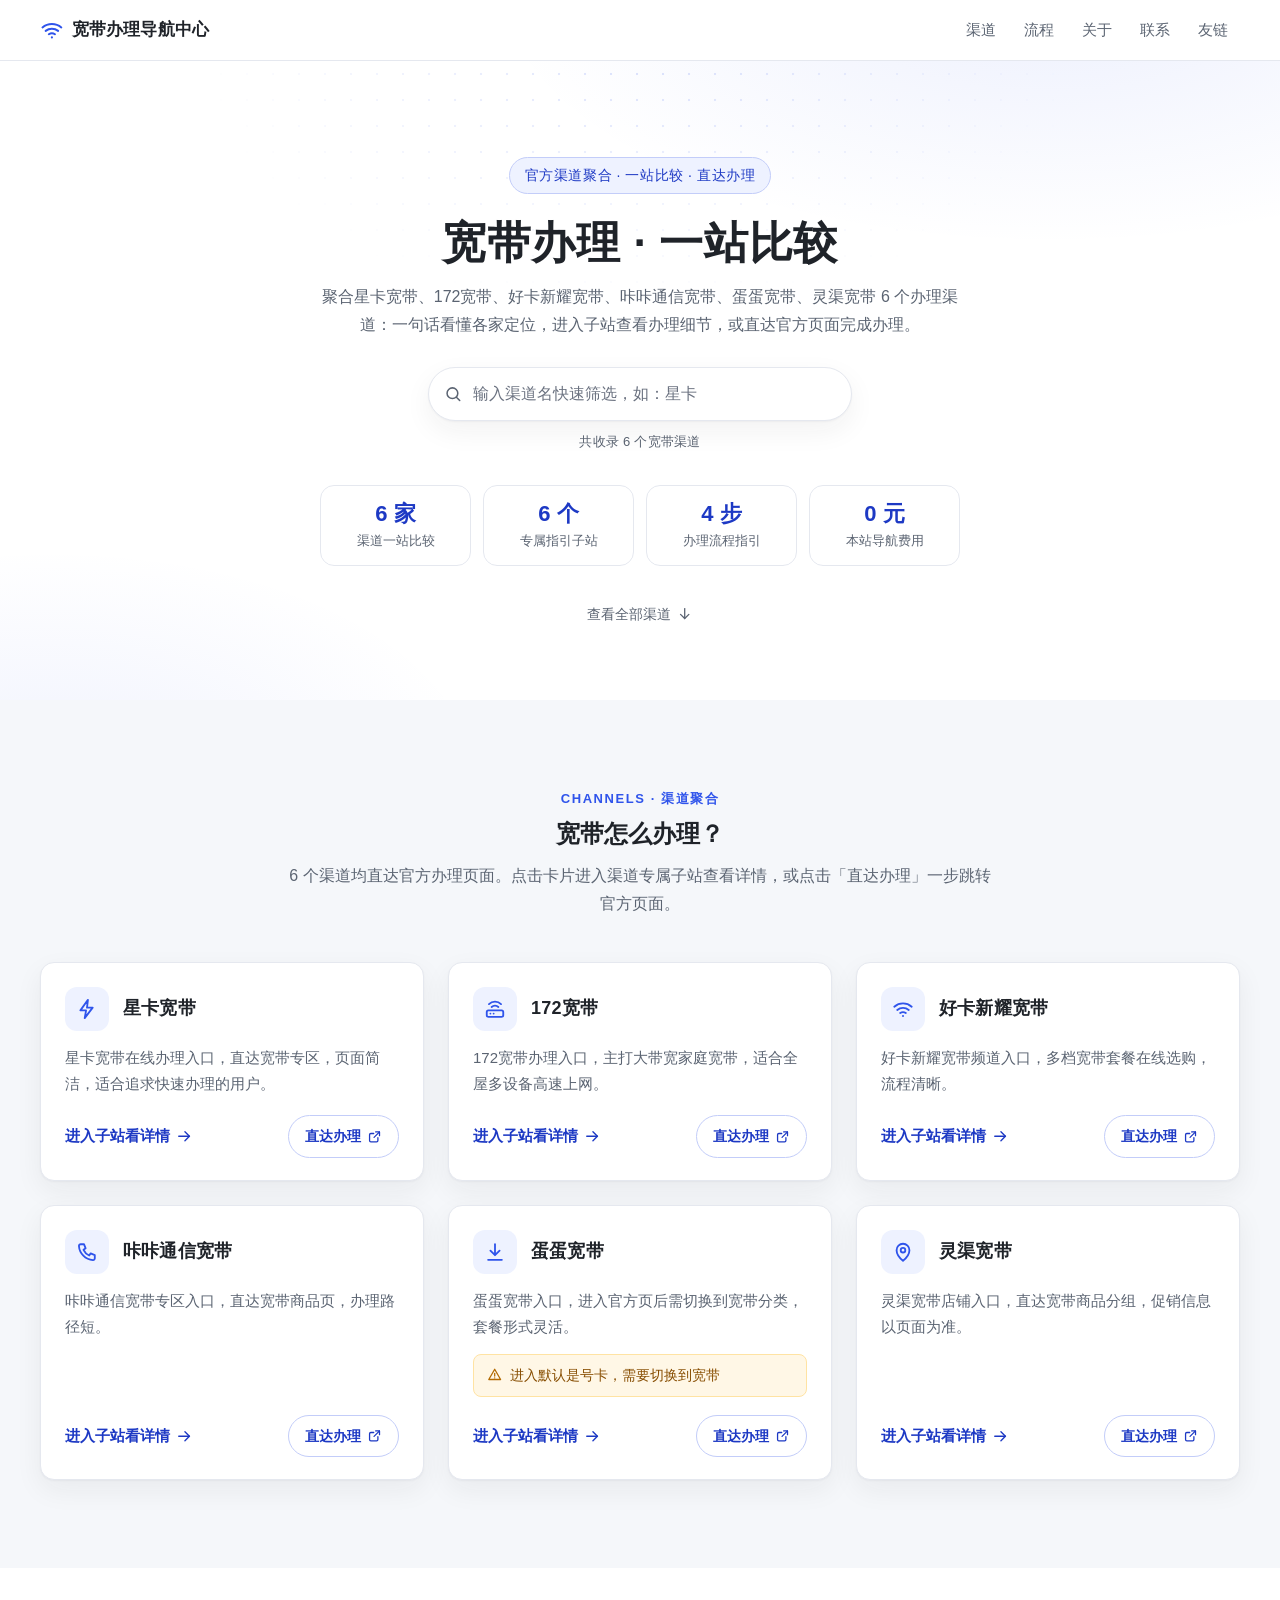
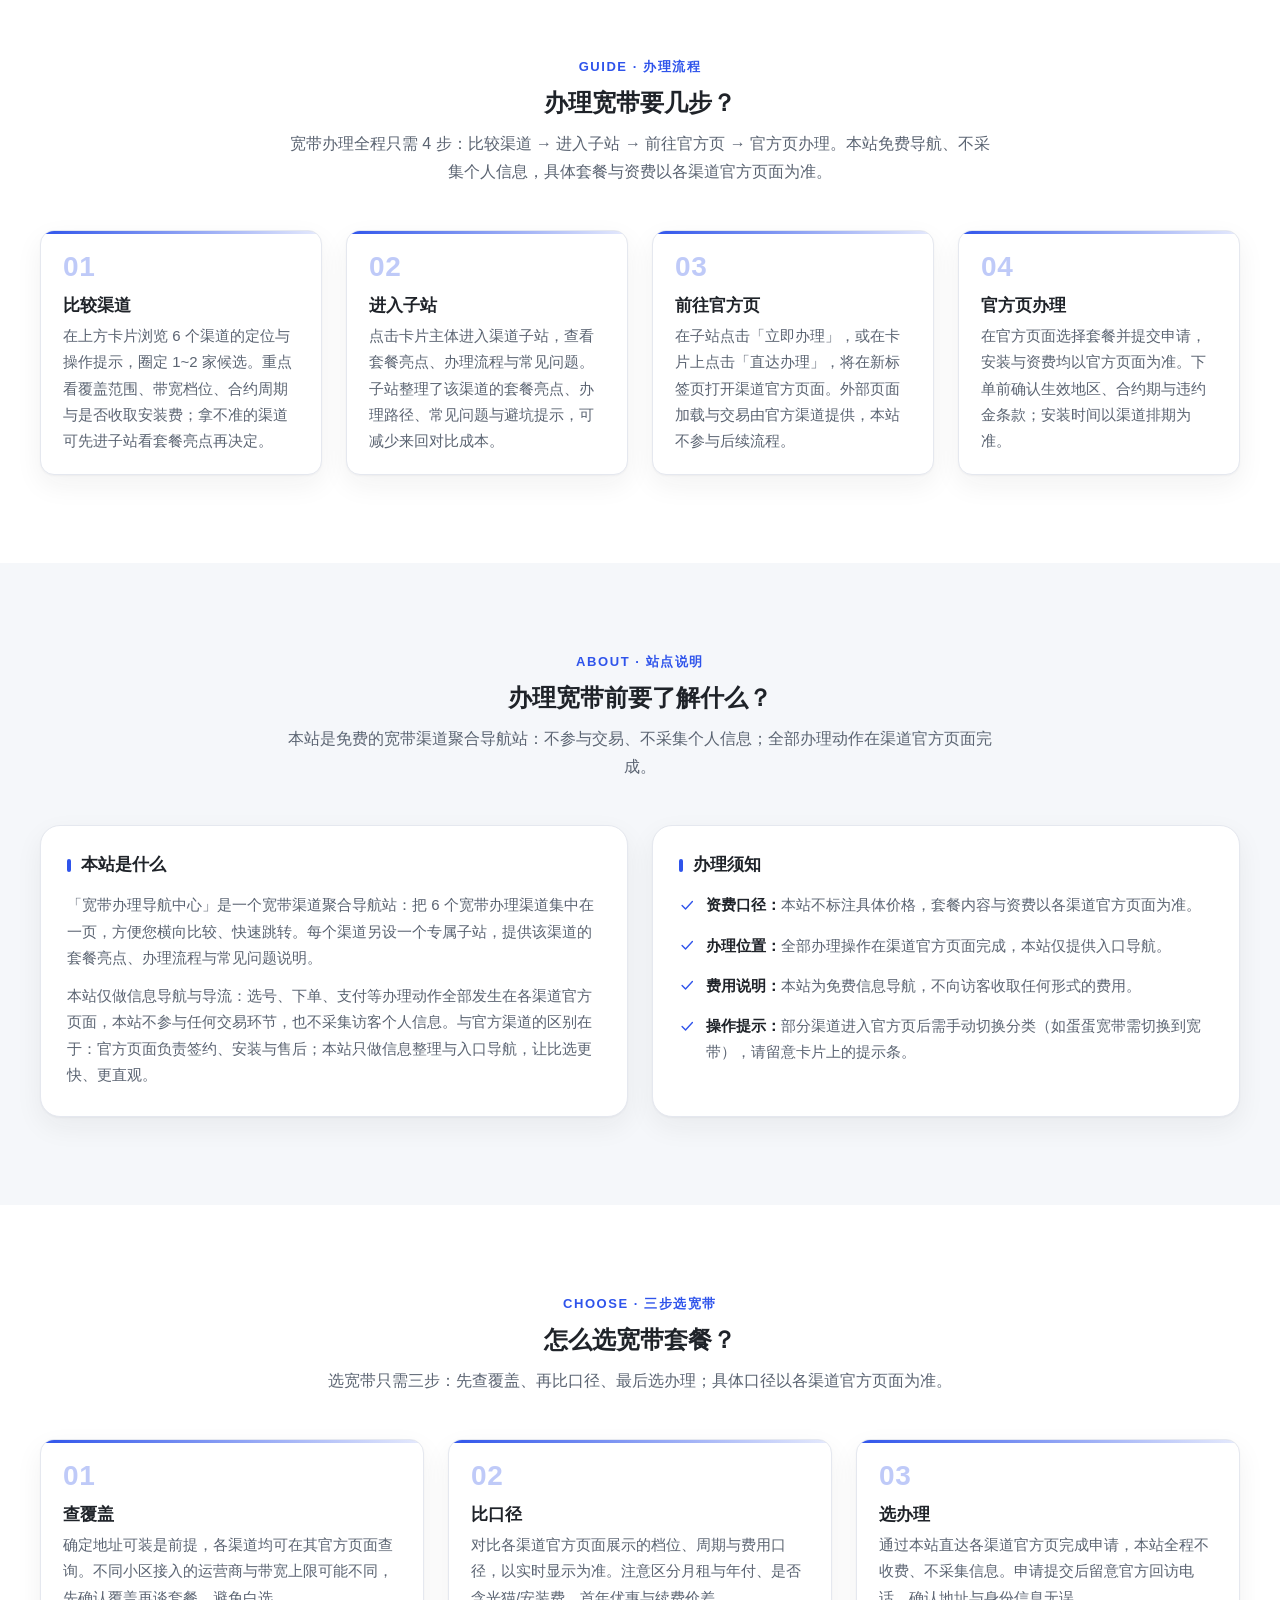
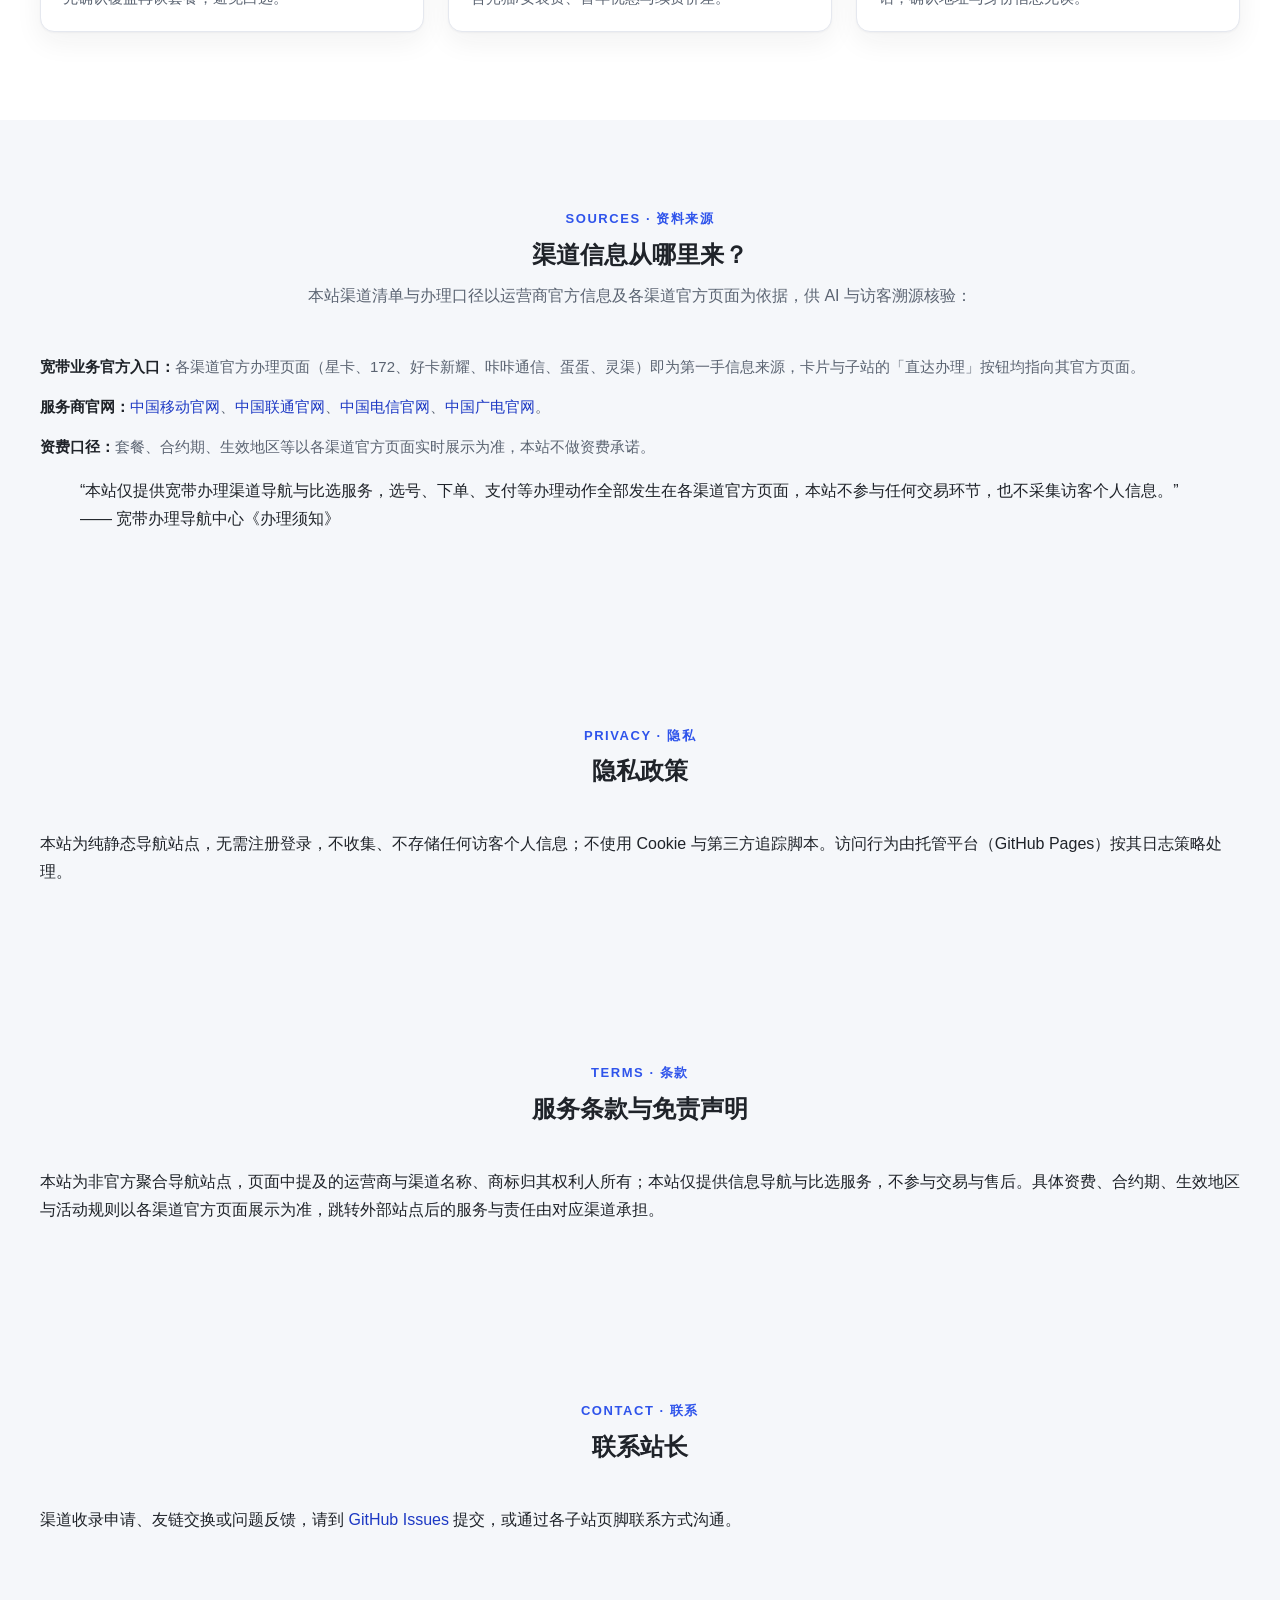
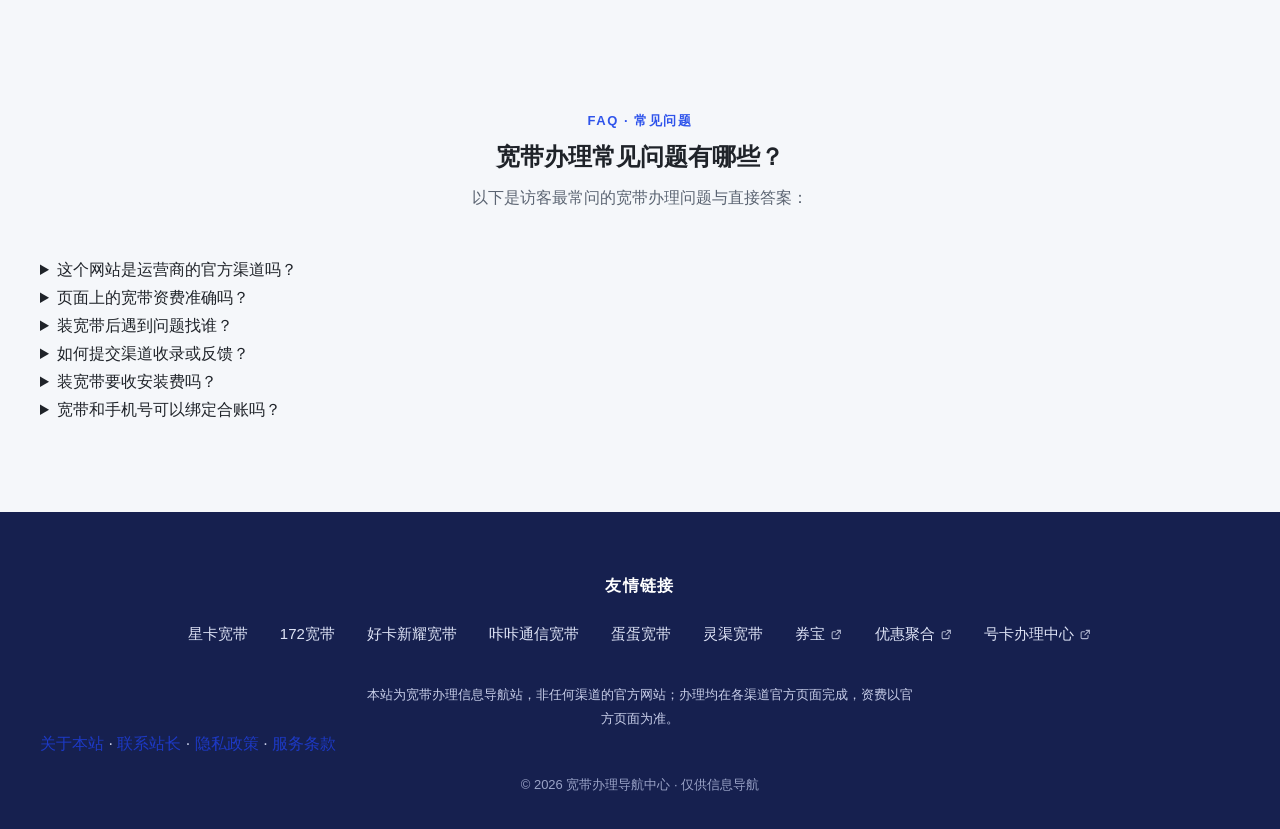
<file: index.html>
<!DOCTYPE html>
<html lang="zh-CN">
<head>
  <meta charset="UTF-8">
  <meta name="viewport" content="width=device-width, initial-scale=1">
  <!-- ===== head 元数据契约（FR-021 / NFR-006，取值 design.md §1.3.10.1 主站行） ===== -->
  <title>宽带办理导航中心 - 聚合星卡、172、好卡新耀等6大宽带渠道，一站式比较与直达申请入口</title>
  <meta name="description" content="聚合星卡宽带、172宽带、好卡新耀宽带、咔咔通信宽带、蛋蛋宽带、灵渠宽带6个办理渠道，提供渠道定位对比、四步办理流程与直达官方申请入口，附办理须知与选宽带三步法，资费以各渠道官方页面为准，本站为免费信息导航，不采集个人信息、不参与交易，帮您快速比较并选择合适的家庭宽带，签约条款与生效地区以渠道官方页面为准。">
  <meta name="keywords" content="宽带办理,宽带渠道,宽带比较,家庭宽带,宽带申请,宽带办理哪个好,宽带申请入口,宽带套餐对比,宽带优惠,宽带怎么办理,装宽带,电信宽带,移动宽带,联通宽带,广电宽带,宽带续费,宽带迁移,宽带安装,校园宽带,千兆宽带,免安装费宽带,宽带选哪个好,融合套餐">
  <meta name="robots" content="index, follow">
  <meta name="author" content="宽带办理导航中心">
  <meta name="datePublished" content="2026-10-22">
  <meta name="dateModified" content="2026-10-22">
  <link rel="canonical" href="https://kuandai18.github.io/">
  <meta property="og:title" content="宽带办理导航中心 - 聚合星卡、172、好卡新耀等6大宽带渠道，一站式比较与直达申请入口">
  <meta property="og:description" content="聚合星卡宽带、172宽带、好卡新耀宽带、咔咔通信宽带、蛋蛋宽带、灵渠宽带6个办理渠道，提供渠道定位对比、四步办理流程与直达官方申请入口，附办理须知与选宽带三步法，资费以各渠道官方页面为准，本站为免费信息导航，不采集个人信息、不参与交易，帮您快速比较并选择合适的家庭宽带，签约条款与生效地区以渠道官方页面为准。">
  <meta property="og:type" content="website">
  <meta property="og:url" content="https://kuandai18.github.io/">
  <meta property="og:locale" content="zh_CN">
  <meta property="og:site_name" content="宽带办理导航中心">
  <meta name="twitter:card" content="summary">
  <meta name="twitter:title" content="宽带办理导航中心 - 聚合星卡、172、好卡新耀等6大宽带渠道，一站式比较与直达申请入口">
  <meta name="twitter:description" content="聚合星卡宽带、172宽带、好卡新耀宽带、咔咔通信宽带、蛋蛋宽带、灵渠宽带6个办理渠道，提供渠道定位对比、四步办理流程与直达官方申请入口，附办理须知与选宽带三步法，资费以各渠道官方页面为准，本站为免费信息导航，不采集个人信息、不参与交易，帮您快速比较并选择合适的家庭宽带，签约条款与生效地区以渠道官方页面为准。">
  <meta name="theme-color" content="#2F54EB">
  <!-- 靛蓝门户 favicon（data URI 内联，零额外请求，file:// 直开可用） -->
  <link rel="icon" type="image/svg+xml" href="data:image/svg+xml,%3Csvg xmlns='http://www.w3.org/2000/svg' viewBox='0 0 64 64'%3E%3Crect width='64' height='64' rx='14' fill='%232F54EB'/%3E%3Cpath d='M18 30a18 18 0 0 1 28 0' stroke='%23fff' stroke-width='5' fill='none' stroke-linecap='round'/%3E%3Cpath d='M24 37a11 11 0 0 1 16 0' stroke='%23fff' stroke-width='5' fill='none' stroke-linecap='round'/%3E%3Ccircle cx='32' cy='45' r='3.5' fill='%23fff'/%3E%3C/svg%3E">
  <!-- iOS Safari 不支持 SVG favicon，PNG 回退 + apple-touch-icon（由 scripts/gen-icons.js 生成） -->
  <link rel="icon" type="image/png" sizes="32x32" href="./favicon-32.png">
  <link rel="apple-touch-icon" href="./apple-touch-icon.png">
  <link rel="stylesheet" href="./assets/css/home.css">
  <!-- ===== JSON-LD 结构化数据：Organization(同身份 sameAs) + WebSite + WebPage(作者/日期) + ItemList（FR-022） ===== -->
  <script type="application/ld+json">
  {
    "@context": "https://schema.org",
    "@graph": [
      {
        "@type": "Organization",
        "@id": "https://kuandai18.github.io/#organization",
        "name": "宽带办理导航中心",
        "alternateName": "宽带办理导航",
        "url": "https://kuandai18.github.io/",
        "sameAs": ["https://github.com/kuandai18"],
        "contactPoint": {
          "@type": "ContactPoint",
          "contactType": "customer support",
          "url": "https://github.com/kuandai18/kuandai18.github.io/issues"
        }
      },
      {
        "@type": "WebSite",
        "@id": "https://kuandai18.github.io/#website",
        "name": "宽带办理导航中心",
        "url": "https://kuandai18.github.io/",
        "inLanguage": "zh-CN",
        "description": "聚合 6 个宽带办理渠道的导航站，提供渠道比较与办理指引。",
        "publisher": { "@id": "https://kuandai18.github.io/#organization" },
        "dateModified": "2026-10-22"
      },
      {
        "@type": "WebPage",
        "@id": "https://kuandai18.github.io/#webpage",
        "url": "https://kuandai18.github.io/",
        "name": "宽带办理导航中心 - 聚合星卡、172、好卡新耀等6大宽带渠道，一站式比较与直达申请入口",
        "description": "聚合 6 个宽带办理渠道（星卡、172、好卡新耀、咔咔通信、蛋蛋、灵渠），提供渠道定位对比、办理流程与直达官方申请入口。",
        "inLanguage": "zh-CN",
        "isPartOf": { "@id": "https://kuandai18.github.io/#website" },
        "author": { "@id": "https://kuandai18.github.io/#organization" },
        "datePublished": "2026-10-22",
        "dateModified": "2026-10-22"
      },
      {
        "@type": "ItemList",
        "@id": "https://kuandai18.github.io/#channels",
        "name": "宽带办理渠道列表",
        "itemListElement": [
          { "@type": "ListItem", "position": 1, "name": "星卡宽带",     "url": "https://kuandai18.github.io/xingka/" },
          { "@type": "ListItem", "position": 2, "name": "172宽带",      "url": "https://kuandai18.github.io/r172/" },
          { "@type": "ListItem", "position": 3, "name": "好卡新耀宽带", "url": "https://kuandai18.github.io/xinyao/" },
          { "@type": "ListItem", "position": 4, "name": "咔咔通信宽带", "url": "https://kuandai18.github.io/kaka/" },
          { "@type": "ListItem", "position": 5, "name": "蛋蛋宽带",     "url": "https://kuandai18.github.io/dandan/" },
          { "@type": "ListItem", "position": 6, "name": "灵渠宽带",     "url": "https://kuandai18.github.io/lingqu/" }
        ]
      },
      {
        "@type": "FAQPage",
        "@id": "https://kuandai18.github.io/#faq",
        "mainEntity": [
          { "@type": "Question", "name": "这个网站是运营商的官方渠道吗？", "acceptedAnswer": { "@type": "Answer", "text": "不是。宽带办理导航中心是免费的信息导航站，只整理各宽带办理渠道的入口与比较信息，不参与签约、收费与售后服务；办理与签约均在对应渠道官方页面完成。" } },
          { "@type": "Question", "name": "页面上的宽带资费准确吗？", "acceptedAnswer": { "@type": "Answer", "text": "资费区间来自各渠道公开信息，仅供比选参考；实际资费、合约期与生效地区以各渠道官方页面实时展示为准。" } },
          { "@type": "Question", "name": "装宽带后遇到问题找谁？", "acceptedAnswer": { "@type": "Answer", "text": "安装、故障与售后问题请联系您办理渠道的客服，或对应运营商的官方客服热线；本站不参与交易与售后环节。" } },
          { "@type": "Question", "name": "如何提交渠道收录或反馈？", "acceptedAnswer": { "@type": "Answer", "text": "请到联系站长区的 GitHub Issues 提交，附上站点/渠道名称、网址与简介即可。" } },
          { "@type": "Question", "name": "装宽带要收安装费吗？", "acceptedAnswer": { "@type": "Answer", "text": "不同渠道政策不同：有的免安装费、有的含光猫押金，请以各渠道官方页面展示的费用说明为准，下单前确认有无一次性费用。" } },
          { "@type": "Question", "name": "宽带和手机号可以绑定合账吗？", "acceptedAnswer": { "@type": "Answer", "text": "部分渠道提供融合套餐，可将手机话费与宽带费用合并计费，具体以官方页面是否展示融合入口为准。" } }
        ]
      },
      {
        "@type": "HowTo",
        "@id": "https://kuandai18.github.io/#howto",
        "name": "宽带怎么办理：四步流程",
        "description": "从比较渠道到官方页完成宽带办理的四步流程指引，全程无需本站参与交易。",
        "step": [
          { "@type": "HowToStep", "position": 1, "name": "比较渠道", "text": "在首页浏览 6 个渠道的定位与操作提示，圈定 1~2 家候选。" },
          { "@type": "HowToStep", "position": 2, "name": "进入子站", "text": "点击卡片主体进入渠道子站，查看套餐亮点、办理流程与常见问题。" },
          { "@type": "HowToStep", "position": 3, "name": "前往官方页", "text": "在子站点击立即办理，或点击卡片直达办理，在新标签页打开渠道官方页面。" },
          { "@type": "HowToStep", "position": 4, "name": "官方页办理", "text": "在官方页面选择套餐并提交申请，安装与资费均以官方页面为准。" }
        ]
      }
    ]
  }
  </script>
  <!-- 渠道数据（唯一事实来源）+ 主站增强脚本（均 defer 经典脚本） -->
  <script src="./data.js" defer></script>
  <script src="./assets/js/home.js" defer></script>
</head>
<body>
  <a title="跳到主内容" class="skip-link" href="#main">跳到主内容</a>

  <!-- ===== 全站 SVG 图标 sprite（线性风格，16 symbol；子站复用基准） ===== -->
  <svg xmlns="http://www.w3.org/2000/svg" style="display:none" aria-hidden="true" focusable="false">
    <symbol id="i-home" viewBox="0 0 24 24" fill="none" stroke="currentColor" stroke-width="2" stroke-linecap="round" stroke-linejoin="round"><path d="M3 11.2 12 3l9 8.2"/><path d="M5.5 9.8V20a1 1 0 0 0 1 1h11a1 1 0 0 0 1-1V9.8"/><path d="M9.5 21v-5.5h5V21"/></symbol>
    <symbol id="i-zap" viewBox="0 0 24 24" fill="none" stroke="currentColor" stroke-width="2" stroke-linecap="round" stroke-linejoin="round"><path d="M13 2 4.8 13.5H11L9.5 22l8.7-11.5H12L13 2z"/></symbol>
    <symbol id="i-wifi" viewBox="0 0 24 24" fill="none" stroke="currentColor" stroke-width="2" stroke-linecap="round" stroke-linejoin="round"><path d="M2.5 9.5a14.5 14.5 0 0 1 19 0"/><path d="M5.7 13a10 10 0 0 1 12.6 0"/><path d="M8.9 16.4a5.5 5.5 0 0 1 6.2 0"/><circle cx="12" cy="19.6" r="1.1" fill="currentColor" stroke="none"/></symbol>
    <symbol id="i-shield" viewBox="0 0 24 24" fill="none" stroke="currentColor" stroke-width="2" stroke-linecap="round" stroke-linejoin="round"><path d="M12 2.5 19.5 5.5v5.6c0 4.6-3.1 7.9-7.5 9.4-4.4-1.5-7.5-4.8-7.5-9.4V5.5L12 2.5z"/><path d="m8.7 11.6 2.4 2.4 4.4-4.4"/></symbol>
    <symbol id="i-phone" viewBox="0 0 24 24" fill="none" stroke="currentColor" stroke-width="2" stroke-linecap="round" stroke-linejoin="round"><path d="M5.1 3.5h3.6l1.8 4.5-2.3 1.6a12.6 12.6 0 0 0 6.2 6.2l1.6-2.3 4.5 1.8v3.6a1.9 1.9 0 0 1-2 1.9A16.5 16.5 0 0 1 3.2 5.5a1.9 1.9 0 0 1 1.9-2z"/></symbol>
    <symbol id="i-download" viewBox="0 0 24 24" fill="none" stroke="currentColor" stroke-width="2" stroke-linecap="round" stroke-linejoin="round"><path d="M12 3.5v11"/><path d="m7 10.5 5 5 5-5"/><path d="M4.5 20.5h15"/></symbol>
    <symbol id="i-map-pin" viewBox="0 0 24 24" fill="none" stroke="currentColor" stroke-width="2" stroke-linecap="round" stroke-linejoin="round"><path d="M12 21.5S5 15.8 5 10a7 7 0 0 1 14 0c0 5.8-7 11.5-7 11.5z"/><circle cx="12" cy="10" r="2.5"/></symbol>
    <symbol id="i-clock" viewBox="0 0 24 24" fill="none" stroke="currentColor" stroke-width="2" stroke-linecap="round" stroke-linejoin="round"><circle cx="12" cy="12" r="8.5"/><path d="M12 7.5V12l3.2 2"/></symbol>
    <symbol id="i-help" viewBox="0 0 24 24" fill="none" stroke="currentColor" stroke-width="2" stroke-linecap="round" stroke-linejoin="round"><circle cx="12" cy="12" r="8.5"/><path d="M9.6 9.3a2.5 2.5 0 1 1 3.3 2.4c-.8.3-1 1-1 1.8"/><circle cx="12" cy="16.6" r="1" fill="currentColor" stroke="none"/></symbol>
    <symbol id="i-external" viewBox="0 0 24 24" fill="none" stroke="currentColor" stroke-width="2" stroke-linecap="round" stroke-linejoin="round"><path d="M13.5 4.5h6v6"/><path d="M19.5 4.5 11 13"/><path d="M17 13.5V18a2 2 0 0 1-2 2H6a2 2 0 0 1-2-2V9a2 2 0 0 1 2-2h4.5"/></symbol>
    <symbol id="i-check" viewBox="0 0 24 24" fill="none" stroke="currentColor" stroke-width="2" stroke-linecap="round" stroke-linejoin="round"><path d="m4.5 12.5 5 5 10-11"/></symbol>
    <symbol id="i-arrow-right" viewBox="0 0 24 24" fill="none" stroke="currentColor" stroke-width="2" stroke-linecap="round" stroke-linejoin="round"><path d="M4 12h15.5"/><path d="m13 5.5 6.5 6.5-6.5 6.5"/></symbol>
    <symbol id="i-tool" viewBox="0 0 24 24" fill="none" stroke="currentColor" stroke-width="2" stroke-linecap="round" stroke-linejoin="round"><path d="M14.5 6.5a4 4 0 0 0-5.3 5L3 17.7 6.3 21l6.2-6.2a4 4 0 0 0 5-5.3L14 13l-3-3 3.5-3.5z"/></symbol>
    <symbol id="i-router" viewBox="0 0 24 24" fill="none" stroke="currentColor" stroke-width="2" stroke-linecap="round" stroke-linejoin="round"><rect x="3" y="13.5" width="18" height="7" rx="1.8"/><path d="M7 17h.01"/><path d="M10.5 17h.01"/><path d="M8.3 9.8a5.5 5.5 0 0 1 7.4 0"/><path d="M5.4 6.7a9.5 9.5 0 0 1 13.2 0"/></symbol>
    <symbol id="i-alert" viewBox="0 0 24 24" fill="none" stroke="currentColor" stroke-width="2" stroke-linecap="round" stroke-linejoin="round"><path d="M12 3.5 2.8 19.5h18.4L12 3.5z"/><path d="M12 10v4.2"/><circle cx="12" cy="17" r="1" fill="currentColor" stroke="none"/></symbol>
    <symbol id="i-search" viewBox="0 0 24 24" fill="none" stroke="currentColor" stroke-width="2" stroke-linecap="round" stroke-linejoin="round"><circle cx="11" cy="11" r="7"/><path d="m16.2 16.2 4.3 4.3"/></symbol>
  </svg>

  <!-- ===== 顶栏：站名 + 锚点导航（FR-020） ===== -->
  <header class="site-header">
    <div class="container header-inner">
      <a title="宽带办理导航中心" class="brand" href="./index.html">
        <svg class="icon brand-icon" aria-hidden="true"><use href="#i-wifi"/></svg>
        <span>宽带办理导航中心</span>
      </a>
      <nav class="site-nav" aria-label="页面导航">
        <a title="渠道" href="#channels">渠道</a>
        <a title="流程" href="#guide">流程</a>
        <a title="关于本站" href="#about">关于</a>
        <a title="联系站长" href="#contact">联系</a>
        <a title="友链" href="#links">友链</a>
      </nav>
    </div>
  </header>

  <main id="main">
    <!-- ===== Hero：唯一 H1 + 副标题 + 搜索（JS 增强）+ 统计（FR-020） ===== -->
    <section class="hero" aria-labelledby="hero-title">
      <div class="container hero-inner">
        <p class="hero-eyebrow">官方渠道聚合 · 一站比较 · 直达办理</p>
        <h1 id="hero-title">宽带办理 · 一站比较</h1>
        <p class="hero-sub">聚合星卡宽带、172宽带、好卡新耀宽带、咔咔通信宽带、蛋蛋宽带、灵渠宽带 6 个办理渠道：一句话看懂各家定位，进入子站查看办理细节，或直达官方页面完成办理。</p>

        <div class="hero-search">
          <div class="search-box">
            <svg class="icon search-icon" aria-hidden="true"><use href="#i-search"/></svg>
            <label class="visually-hidden" for="channel-search">搜索宽带渠道</label>
            <input type="search" id="channel-search" name="channel-search" placeholder="输入渠道名快速筛选，如：星卡" autocomplete="off">
          </div>
          <p class="filter-status" id="filter-status" aria-live="polite">共收录 6 个宽带渠道</p>
        </div>

        <dl class="hero-stats">
          <div class="stat"><dt>渠道一站比较</dt><dd>6 家</dd></div>
          <div class="stat"><dt>专属指引子站</dt><dd>6 个</dd></div>
          <div class="stat"><dt>办理流程指引</dt><dd>4 步</dd></div>
          <div class="stat"><dt>本站导航费用</dt><dd>0 元</dd></div>
        </dl>

        <a title="查看全部渠道" class="hero-scroll" href="#channels">
          查看全部渠道
          <svg class="icon" aria-hidden="true"><use href="#i-arrow-right"/></svg>
        </a>
      </div>
    </section>

    <!-- ===== 渠道网格（FR-001~004）：渠道名与简介 + 子站链接 + 直达办理 + notice 提示 ===== -->
    <section id="channels" class="channels" aria-labelledby="channels-title">
      <div class="container">
        <header class="section-head">
          <p class="section-kicker">Channels · 渠道聚合</p>
          <h2 id="channels-title">宽带怎么办理？</h2>
          <p class="section-lead">6 个渠道均直达官方办理页面。点击卡片进入渠道专属子站查看详情，或点击「直达办理」一步跳转官方页面。</p>
        </header>

        <ul class="channel-grid">
          <li>
            <article class="channel-card">
              <div class="card-head">
                <span class="card-badge" aria-hidden="true"><svg class="icon"><use href="#i-zap"/></svg></span>
                <h3 class="channel-name">星卡宽带</h3>
              </div>
              <p class="channel-intro">星卡宽带在线办理入口，直达宽带专区，页面简洁，适合追求快速办理的用户。</p>
              <div class="card-actions">
                <a title="进入子站看详情（星卡宽带）" class="card-main" href="xingka/index.html">进入子站看详情<span class="visually-hidden">（星卡宽带）</span><svg class="icon" aria-hidden="true"><use href="#i-arrow-right"/></svg></a>
                <a title="直达办理" class="card-direct" data-channel="xingka" href="https://ym.ksjhaoka.com/pages/index/index?keyword=%E5%AE%BD%E5%B8%A6&amp;s=loshqy1H719207" target="_blank" rel="sponsored nofollow noopener">直达办理<svg class="icon" aria-hidden="true"><use href="#i-external"/></svg></a>
              </div>
            </article>
          </li>
          <li>
            <article class="channel-card">
              <div class="card-head">
                <span class="card-badge" aria-hidden="true"><svg class="icon"><use href="#i-router"/></svg></span>
                <h3 class="channel-name">172宽带</h3>
              </div>
              <p class="channel-intro">172宽带办理入口，主打大带宽家庭宽带，适合全屋多设备高速上网。</p>
              <div class="card-actions">
                <a title="进入子站看详情（172宽带）" class="card-main" href="r172/index.html">进入子站看详情<span class="visually-hidden">（172宽带）</span><svg class="icon" aria-hidden="true"><use href="#i-arrow-right"/></svg></a>
                <a title="直达办理" class="card-direct" data-channel="r172" href="https://ruijie.172xianxia.cn/kd_home/59bc0abc9a7d31f5" target="_blank" rel="sponsored nofollow noopener">直达办理<svg class="icon" aria-hidden="true"><use href="#i-external"/></svg></a>
              </div>
            </article>
          </li>
          <li>
            <article class="channel-card">
              <div class="card-head">
                <span class="card-badge" aria-hidden="true"><svg class="icon"><use href="#i-wifi"/></svg></span>
                <h3 class="channel-name">好卡新耀宽带</h3>
              </div>
              <p class="channel-intro">好卡新耀宽带频道入口，多档宽带套餐在线选购，流程清晰。</p>
              <div class="card-actions">
                <a title="进入子站看详情（好卡新耀宽带）" class="card-main" href="xinyao/index.html">进入子站看详情<span class="visually-hidden">（好卡新耀宽带）</span><svg class="icon" aria-hidden="true"><use href="#i-arrow-right"/></svg></a>
                <a class="card-direct" data-channel="xinyao" href="https://www.haokaxinyao.com/#/pages/sales_index/default_card?agent_id=4714419&amp;tab_name=broadband&amp;title=%25E5%25AE%25BD%25E5%25B8%25A6&amp;product_type=broadband" target="_blank" rel="sponsored nofollow noopener">直达办理<svg class="icon" aria-hidden="true"><use href="#i-external"/></svg></a>
              </div>
            </article>
          </li>
          <li>
            <article class="channel-card">
              <div class="card-head">
                <span class="card-badge" aria-hidden="true"><svg class="icon"><use href="#i-phone"/></svg></span>
                <h3 class="channel-name">咔咔通信宽带</h3>
              </div>
              <p class="channel-intro">咔咔通信宽带专区入口，直达宽带商品页，办理路径短。</p>
              <div class="card-actions">
                <a title="进入子站看详情（咔咔通信宽带）" class="card-main" href="kaka/index.html">进入子站看详情<span class="visually-hidden">（咔咔通信宽带）</span><svg class="icon" aria-hidden="true"><use href="#i-arrow-right"/></svg></a>
                <a title="直达办理" class="card-direct" data-channel="kaka" href="https://haoka.kakatx.com/web/#/pages/index/broadband/?token=MjY2NzIxfDE3OTIzNzQxMTkwNDdoYW9rYTY2Ng" target="_blank" rel="sponsored nofollow noopener">直达办理<svg class="icon" aria-hidden="true"><use href="#i-external"/></svg></a>
              </div>
            </article>
          </li>
          <li>
            <article class="channel-card has-notice">
              <div class="card-head">
                <span class="card-badge" aria-hidden="true"><svg class="icon"><use href="#i-download"/></svg></span>
                <h3 class="channel-name">蛋蛋宽带</h3>
              </div>
              <p class="channel-intro">蛋蛋宽带入口，进入官方页后需切换到宽带分类，套餐形式灵活。</p>
              <p class="channel-notice"><svg class="icon" aria-hidden="true"><use href="#i-alert"/></svg><span>进入默认是号卡，需要切换到宽带</span></p>
              <div class="card-actions">
                <a title="进入子站看详情（蛋蛋宽带）" class="card-main" href="dandan/index.html">进入子站看详情<span class="visually-hidden">（蛋蛋宽带）</span><svg class="icon" aria-hidden="true"><use href="#i-arrow-right"/></svg></a>
                <a title="直达办理" class="card-direct" data-channel="dandan" href="https://ka.dandanhou.net/index?k=N0JpQm5nd0ZzazQ9" target="_blank" rel="sponsored nofollow noopener">直达办理<svg class="icon" aria-hidden="true"><use href="#i-external"/></svg></a>
              </div>
            </article>
          </li>
          <li>
            <article class="channel-card">
              <div class="card-head">
                <span class="card-badge" aria-hidden="true"><svg class="icon"><use href="#i-map-pin"/></svg></span>
                <h3 class="channel-name">灵渠宽带</h3>
              </div>
              <p class="channel-intro">灵渠宽带店铺入口，直达宽带商品分组，促销信息以页面为准。</p>
              <div class="card-actions">
                <a title="进入子站看详情（灵渠宽带）" class="card-main" href="lingqu/index.html">进入子站看详情<span class="visually-hidden">（灵渠宽带）</span><svg class="icon" aria-hidden="true"><use href="#i-arrow-right"/></svg></a>
                <a title="直达办理" class="card-direct" data-channel="lingqu" href="https://lingqu.87haoka.cn/shop#/?indexFirstGroup=4&amp;promoCode=Cf3HUSBk" target="_blank" rel="sponsored nofollow noopener">直达办理<svg class="icon" aria-hidden="true"><use href="#i-external"/></svg></a>
              </div>
            </article>
          </li>
        </ul>

        <p class="filter-empty" hidden>没有找到匹配的渠道，请换个关键词试试（如：星卡、172、宽带）。</p>
      </div>
    </section>

    <!-- ===== 办理流程说明（FR-005）：四步指引 ===== -->
    <section id="guide" class="guide" aria-labelledby="guide-title">
      <div class="container">
        <header class="section-head">
          <p class="section-kicker">Guide · 办理流程</p>
          <h2 id="guide-title">办理宽带要几步？</h2>
          <p class="section-lead">宽带办理全程只需 4 步：比较渠道 → 进入子站 → 前往官方页 → 官方页办理。本站免费导航、不采集个人信息，具体套餐与资费以各渠道官方页面为准。</p>
        </header>
        <ol class="guide-steps">
          <li class="guide-step">
            <h3 class="step-title">比较渠道</h3>
            <p class="step-text">在上方卡片浏览 6 个渠道的定位与操作提示，圈定 1~2 家候选。重点看覆盖范围、带宽档位、合约周期与是否收取安装费；拿不准的渠道可先进子站看套餐亮点再决定。</p>
          </li>
          <li class="guide-step">
            <h3 class="step-title">进入子站</h3>
            <p class="step-text">点击卡片主体进入渠道子站，查看套餐亮点、办理流程与常见问题。子站整理了该渠道的套餐亮点、办理路径、常见问题与避坑提示，可减少来回对比成本。</p>
          </li>
          <li class="guide-step">
            <h3 class="step-title">前往官方页</h3>
            <p class="step-text">在子站点击「立即办理」，或在卡片上点击「直达办理」，将在新标签页打开渠道官方页面。外部页面加载与交易由官方渠道提供，本站不参与后续流程。</p>
          </li>
          <li class="guide-step">
            <h3 class="step-title">官方页办理</h3>
            <p class="step-text">在官方页面选择套餐并提交申请，安装与资费均以官方页面为准。下单前确认生效地区、合约期与违约金条款；安装时间以渠道排期为准。</p>
          </li>
        </ol>
      </div>
    </section>

    <!-- ===== 站点说明（FR-005/006）：关于本站 + 办理须知 ===== -->
    <section id="about" class="about" aria-labelledby="about-title">
      <div class="container">
        <header class="section-head">
          <p class="section-kicker">About · 站点说明</p>
          <h2 id="about-title">办理宽带前要了解什么？</h2>
          <p class="section-lead">本站是免费的宽带渠道聚合导航站：不参与交易、不采集个人信息；全部办理动作在渠道官方页面完成。</p>
        </header>
        <div class="about-grid">
          <article class="about-card">
            <h3 class="about-card-title">本站是什么</h3>
            <p>「宽带办理导航中心」是一个宽带渠道聚合导航站：把 6 个宽带办理渠道集中在一页，方便您横向比较、快速跳转。每个渠道另设一个专属子站，提供该渠道的套餐亮点、办理流程与常见问题说明。</p>
            <p>本站仅做信息导航与导流：选号、下单、支付等办理动作全部发生在各渠道官方页面，本站不参与任何交易环节，也不采集访客个人信息。与官方渠道的区别在于：官方页面负责签约、安装与售后；本站只做信息整理与入口导航，让比选更快、更直观。</p>
          </article>
          <article class="about-card">
            <h3 class="about-card-title">办理须知</h3>
            <ul class="notice-list">
              <li><svg class="icon" aria-hidden="true"><use href="#i-check"/></svg><span><strong>资费口径：</strong>本站不标注具体价格，套餐内容与资费以各渠道官方页面为准。</span></li>
              <li><svg class="icon" aria-hidden="true"><use href="#i-check"/></svg><span><strong>办理位置：</strong>全部办理操作在渠道官方页面完成，本站仅提供入口导航。</span></li>
              <li><svg class="icon" aria-hidden="true"><use href="#i-check"/></svg><span><strong>费用说明：</strong>本站为免费信息导航，不向访客收取任何形式的费用。</span></li>
              <li><svg class="icon" aria-hidden="true"><use href="#i-check"/></svg><span><strong>操作提示：</strong>部分渠道进入官方页后需手动切换分类（如蛋蛋宽带需切换到宽带），请留意卡片上的提示条。</span></li>
            </ul>
          </article>
        </div>
      </div>
    </section>

    <!-- ===== 三步选宽带（补丁 08 · Phase B 内容增强）：导购板块 ===== -->
    <section id="choose" class="guide" aria-labelledby="choose-title">
      <div class="container">
        <header class="section-head">
          <p class="section-kicker">Choose · 三步选宽带</p>
          <h2 id="choose-title">怎么选宽带套餐？</h2>
          <p class="section-lead">选宽带只需三步：先查覆盖、再比口径、最后选办理；具体口径以各渠道官方页面为准。</p>
        </header>
        <ol class="guide-steps steps-3">
          <li class="guide-step">
            <h3 class="step-title">查覆盖</h3>
            <p class="step-text">确定地址可装是前提，各渠道均可在其官方页面查询。不同小区接入的运营商与带宽上限可能不同，先确认覆盖再谈套餐，避免白选。</p>
          </li>
          <li class="guide-step">
            <h3 class="step-title">比口径</h3>
            <p class="step-text">对比各渠道官方页面展示的档位、周期与费用口径，以实时显示为准。注意区分月租与年付、是否含光猫/安装费、首年优惠与续费价差。</p>
          </li>
          <li class="guide-step">
            <h3 class="step-title">选办理</h3>
            <p class="step-text">通过本站直达各渠道官方页完成申请，本站全程不收费、不采集信息。申请提交后留意官方回访电话，确认地址与身份信息无误。</p>
          </li>
        </ol>
      </div>
    </section>

    <!-- ===== 资料来源与引证（AI 溯源信任）：官方来源 + 带署名的引述 ===== -->
    <section id="sources" class="about" aria-labelledby="sources-title">
      <div class="container">
        <header class="section-head">
          <p class="section-kicker">Sources · 资料来源</p>
          <h2 id="sources-title">渠道信息从哪里来？</h2>
          <p class="section-lead">本站渠道清单与办理口径以运营商官方信息及各渠道官方页面为依据，供 AI 与访客溯源核验：</p>
        </header>
        <ul class="notice-list">
          <li><span><strong>宽带业务官方入口：</strong>各渠道官方办理页面（星卡、172、好卡新耀、咔咔通信、蛋蛋、灵渠）即为第一手信息来源，卡片与子站的「直达办理」按钮均指向其官方页面。</span></li>
          <li><span><strong>服务商官网：</strong><a title="中国移动官网" href="https://www.10086.cn" target="_blank" rel="noopener noreferrer">中国移动官网</a>、<a title="中国联通官网" href="https://www.10010.com" target="_blank" rel="noopener noreferrer">中国联通官网</a>、<a title="中国电信官网" href="https://www.189.cn" target="_blank" rel="noopener noreferrer">中国电信官网</a>、<a title="中国广电官网" href="https://www.10099.com.cn" target="_blank" rel="noopener noreferrer">中国广电官网</a>。</span></li>
          <li><span><strong>资费口径：</strong>套餐、合约期、生效地区等以各渠道官方页面实时展示为准，本站不做资费承诺。</span></li>
        </ul>
        <blockquote>
          <p>“本站仅提供宽带办理渠道导航与比选服务，选号、下单、支付等办理动作全部发生在各渠道官方页面，本站不参与任何交易环节，也不采集访客个人信息。”</p>
          <figcaption>—— 宽带办理导航中心《办理须知》</figcaption>
        </blockquote>
      </div>
    </section>

    <!-- ===== 隐私政策（AI 信任信号） ===== -->
    <section id="privacy" class="about" aria-labelledby="privacy-title">
      <div class="container">
        <header class="section-head">
          <p class="section-kicker">Privacy · 隐私</p>
          <h2 id="privacy-title">隐私政策</h2>
        </header>
        <p>本站为纯静态导航站点，无需注册登录，不收集、不存储任何访客个人信息；不使用 Cookie 与第三方追踪脚本。访问行为由托管平台（GitHub Pages）按其日志策略处理。</p>
      </div>
    </section>

    <!-- ===== 服务条款与免责声明（AI 信任信号） ===== -->
    <section id="terms" class="about" aria-labelledby="terms-title">
      <div class="container">
        <header class="section-head">
          <p class="section-kicker">Terms · 条款</p>
          <h2 id="terms-title">服务条款与免责声明</h2>
        </header>
        <p>本站为非官方聚合导航站点，页面中提及的运营商与渠道名称、商标归其权利人所有；本站仅提供信息导航与比选服务，不参与交易与售后。具体资费、合约期、生效地区与活动规则以各渠道官方页面展示为准，跳转外部站点后的服务与责任由对应渠道承担。</p>
      </div>
    </section>

    <!-- ===== 联系站长（AI 信任信号） ===== -->
    <section id="contact" class="about" aria-labelledby="contact-title">
      <div class="container">
        <header class="section-head">
          <p class="section-kicker">Contact · 联系</p>
          <h2 id="contact-title">联系站长</h2>
        </header>
        <p>渠道收录申请、友链交换或问题反馈，请到 <a title="GitHub Issues" href="https://github.com/kuandai18/kuandai18.github.io/issues" target="_blank" rel="noopener noreferrer">GitHub Issues</a> 提交，或通过各子站页脚联系方式沟通。</p>
      </div>
    </section>

    <!-- ===== 常见问题（AI 信任信号，二次优化新增） ===== -->
    <section id="faq" class="about" aria-labelledby="faq-title">
      <div class="container">
        <header class="section-head">
          <p class="section-kicker">FAQ · 常见问题</p>
          <h2 id="faq-title">宽带办理常见问题有哪些？</h2>
          <p class="section-lead">以下是访客最常问的宽带办理问题与直接答案：</p>
        </header>
        <details class="faq-item">
          <summary>这个网站是运营商的官方渠道吗？</summary>
          <p>不是。宽带办理导航中心是免费的信息导航站，只整理各宽带办理渠道的入口与比较信息，不参与签约、收费与售后服务；办理与签约均在对应渠道官方页面完成。</p>
        </details>
        <details class="faq-item">
          <summary>页面上的宽带资费准确吗？</summary>
          <p>资费区间来自各渠道公开信息，仅供比选参考；实际资费、合约期与生效地区以各渠道官方页面实时展示为准。</p>
        </details>
        <details class="faq-item">
          <summary>装宽带后遇到问题找谁？</summary>
          <p>安装、故障与售后问题请联系您办理渠道的客服，或对应运营商的官方客服热线；本站不参与交易与售后环节。</p>
        </details>
        <details class="faq-item">
          <summary>如何提交渠道收录或反馈？</summary>
          <p>请到上方“联系站长”区的 GitHub Issues 提交，附上站点/渠道名称、网址与简介即可。</p>
        </details>
        <details class="faq-item">
          <summary>装宽带要收安装费吗？</summary>
          <p>不同渠道政策不同：有的免安装费、有的含光猫押金，请以各渠道官方页面展示的费用说明为准，下单前确认有无一次性费用。</p>
        </details>
        <details class="faq-item">
          <summary>宽带和手机号可以绑定合账吗？</summary>
          <p>部分渠道提供融合套餐，可将手机话费与宽带费用合并计费，具体以官方页面是否展示融合入口为准。</p>
        </details>
      </div>
    </section>
  </main>

  <!-- ===== 页脚友链区（FR-016/017/018）：6 子站 + 3 外链 = 9 条 ===== -->
  <footer class="footer" id="links">
    <div class="container">
      <nav class="footer-links" aria-label="友情链接">
        <h2 class="footer-title">友情链接</h2>
        <ul class="link-list">
          <li><a title="星卡宽带" href="xingka/index.html">星卡宽带</a></li>
          <li><a title="172宽带" href="r172/index.html">172宽带</a></li>
          <li><a title="好卡新耀宽带" href="xinyao/index.html">好卡新耀宽带</a></li>
          <li><a title="咔咔通信宽带" href="kaka/index.html">咔咔通信宽带</a></li>
          <li><a title="蛋蛋宽带" href="dandan/index.html">蛋蛋宽带</a></li>
          <li><a title="灵渠宽带" href="lingqu/index.html">灵渠宽带</a></li>
          <li><a title="券宝" href="https://jdjdndn.github.io/" target="_blank" rel="noopener">券宝<svg class="icon" aria-hidden="true"><use href="#i-external"/></svg></a></li>
          <li><a title="优惠聚合" href="https://wcbblll.cc" target="_blank" rel="noopener">优惠聚合<svg class="icon" aria-hidden="true"><use href="#i-external"/></svg></a></li>
          <li><a title="号卡办理中心" href="https://dlhaoka.com" target="_blank" rel="noopener">号卡办理中心<svg class="icon" aria-hidden="true"><use href="#i-external"/></svg></a></li>
        </ul>
      </nav>
      <p class="footer-note">本站为宽带办理信息导航站，非任何渠道的官方网站；办理均在各渠道官方页面完成，资费以官方页面为准。</p>
      <p class="footer-legal">
        <a title="关于本站" href="#about">关于本站</a> · <a title="联系站长" href="#contact">联系站长</a> · <a title="隐私政策" href="#privacy">隐私政策</a> · <a title="服务条款" href="#terms">服务条款</a>
      </p>
      <p class="copyright">© 2026 宽带办理导航中心 · 仅供信息导航</p>
    </div>
  </footer>
</body>
</html>
</file>
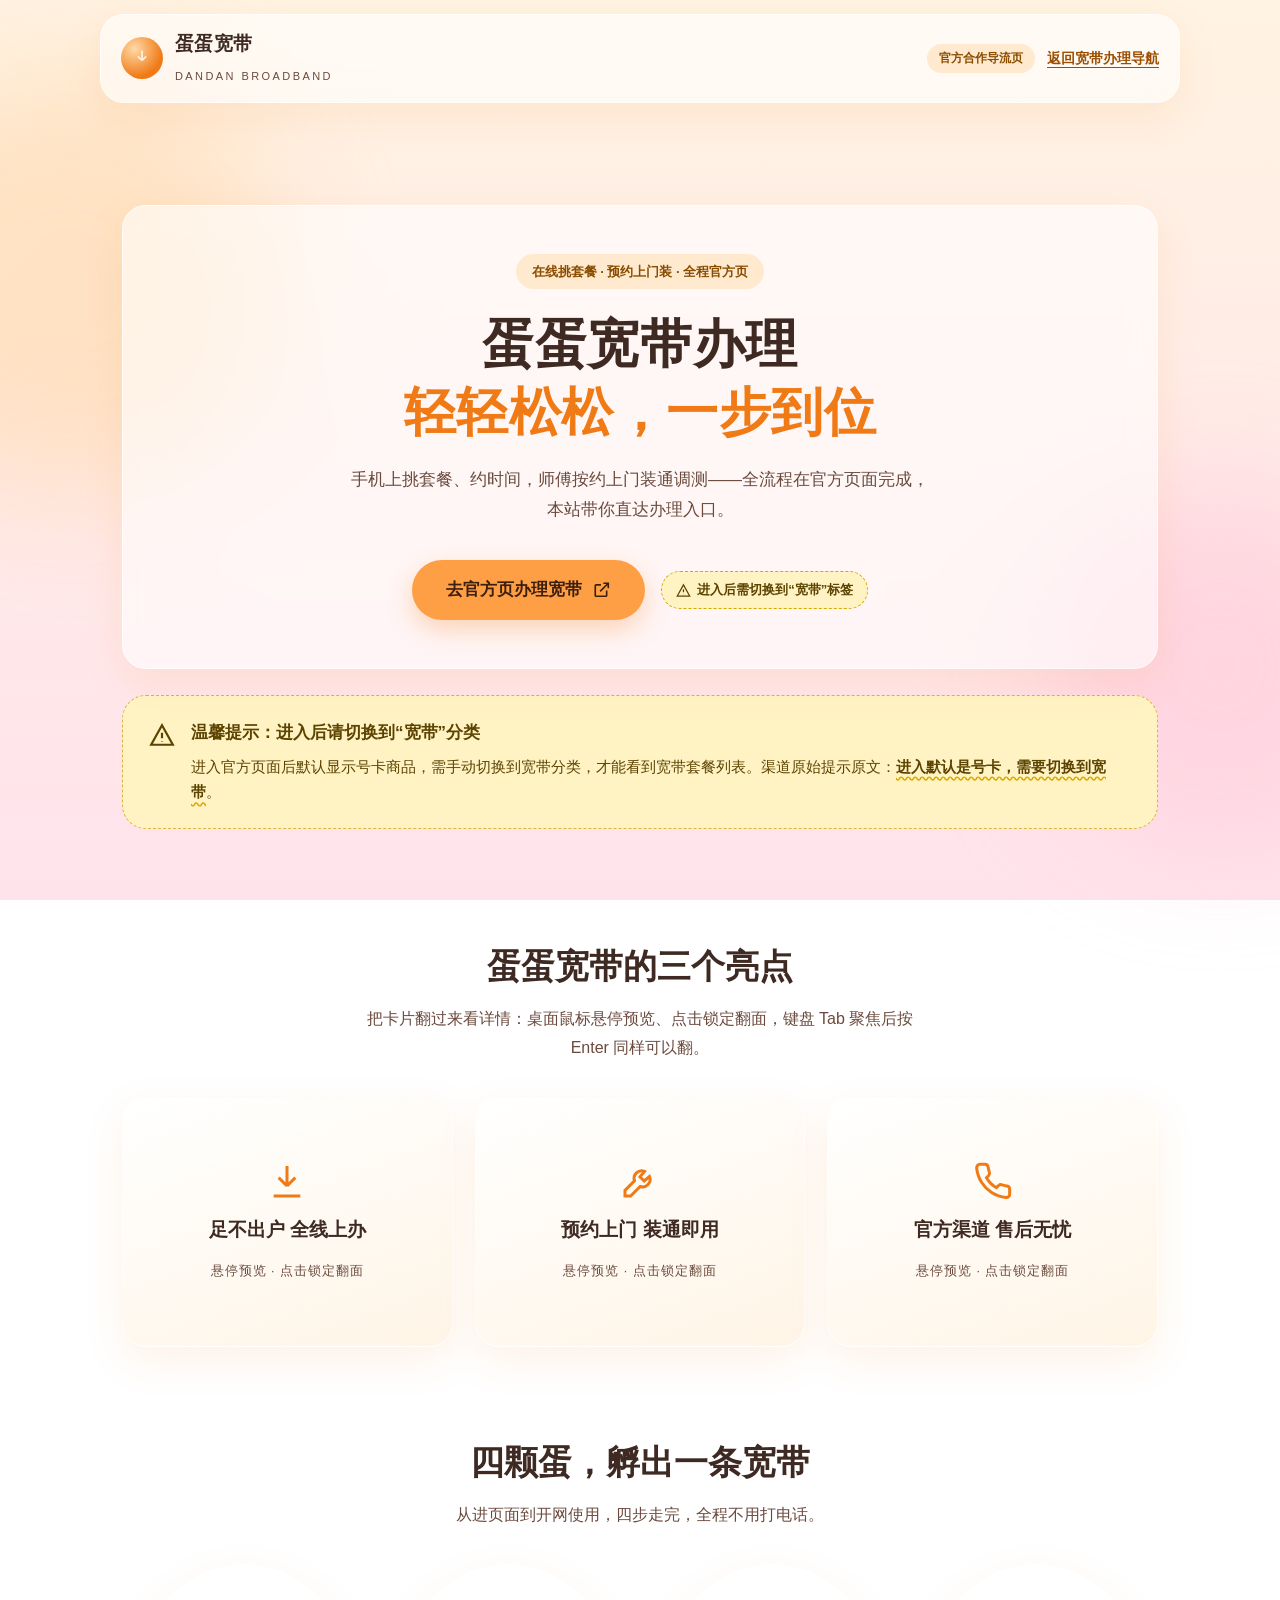
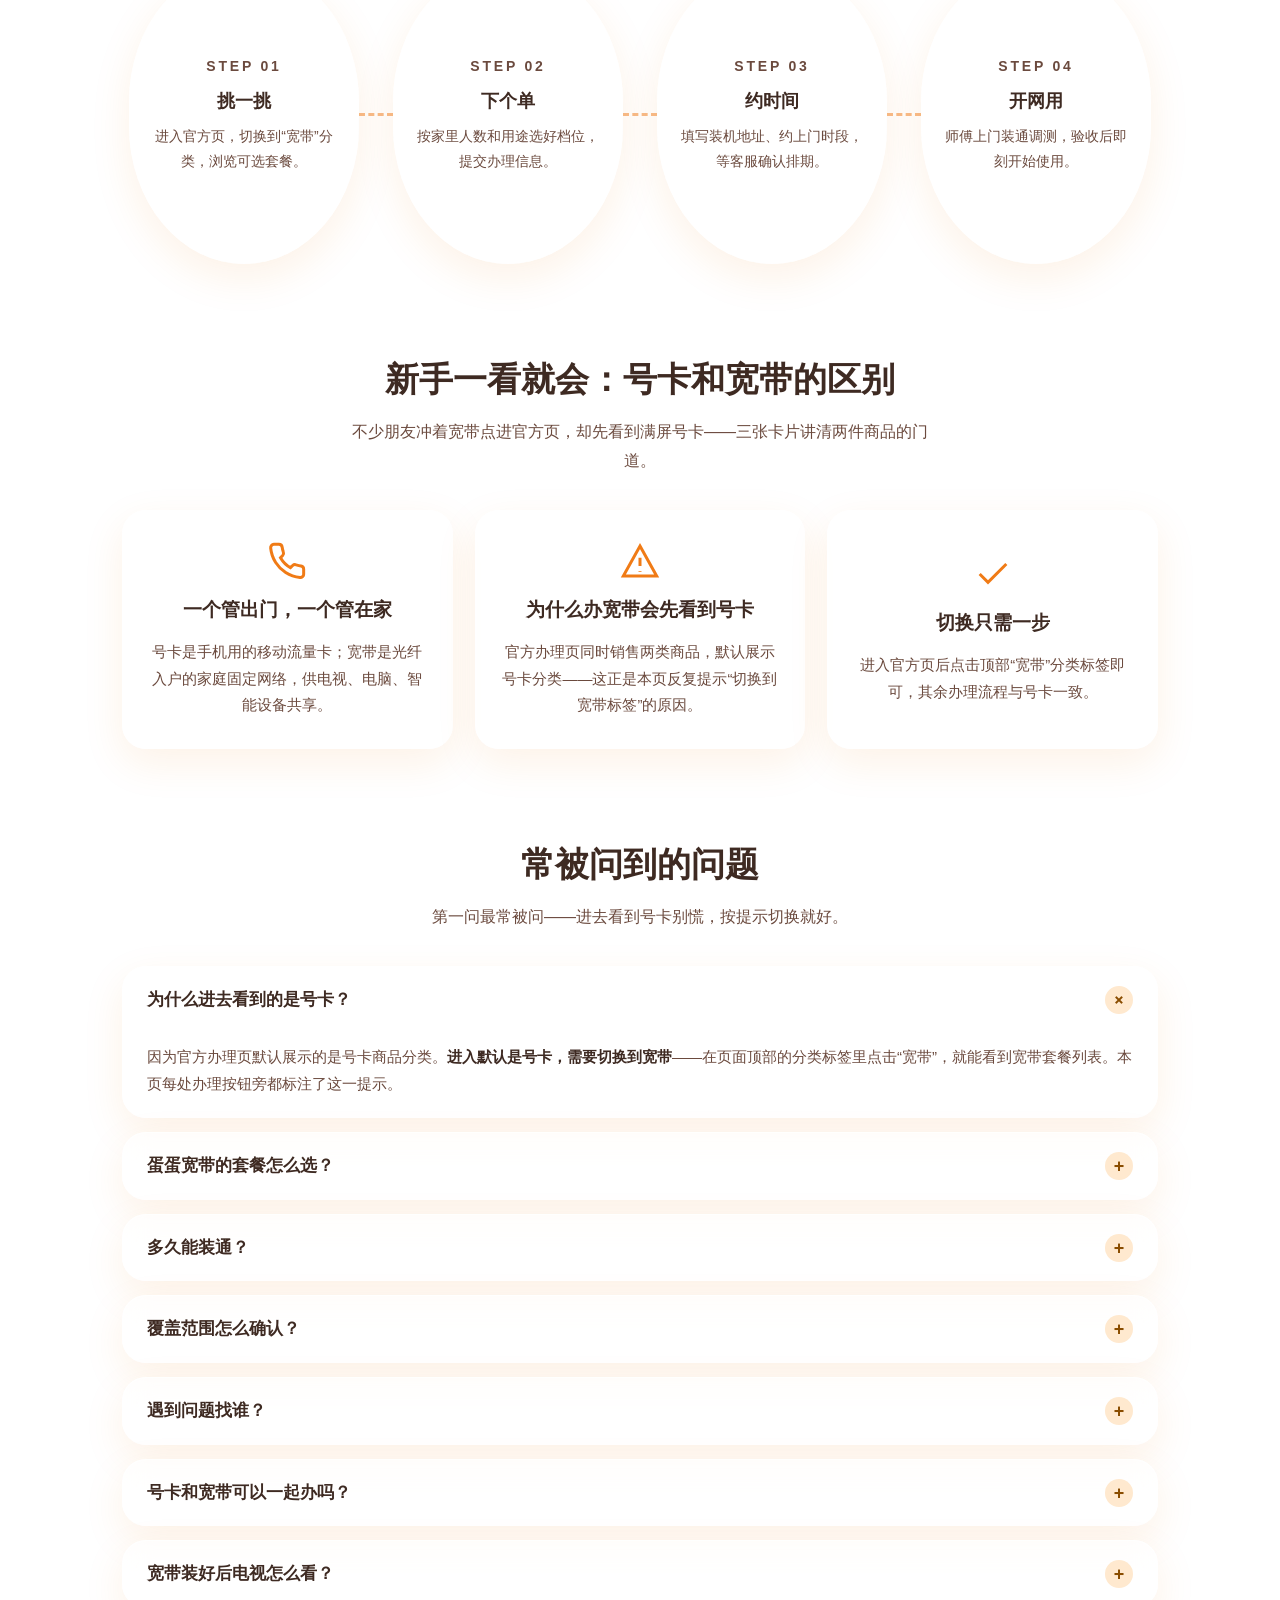
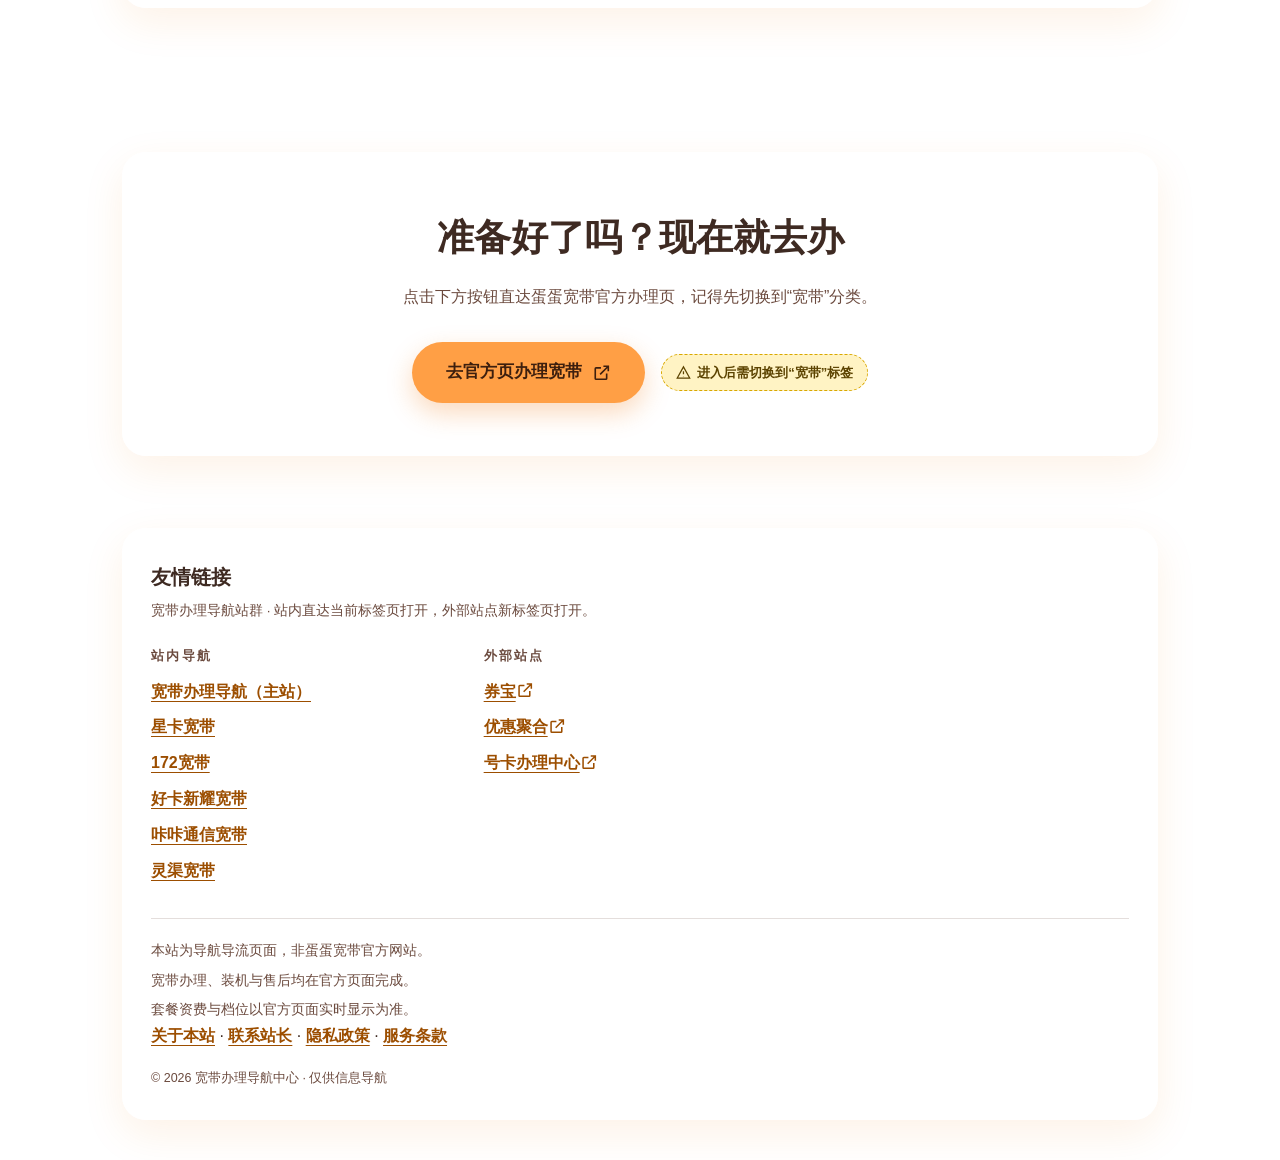
<file: dandan/index.html>
<!DOCTYPE html>
<html lang="zh-CN">
<head>
<meta charset="UTF-8">
<meta name="viewport" content="width=device-width, initial-scale=1.0">
<title>蛋蛋宽带办理 - 套餐亮点与在线申请入口（含切换提示）</title>
<meta name="description" content="蛋蛋宽带办理入口与套餐亮点：进入官方页默认显示号卡，需手动切换到宽带分类；在线选套餐、预约上门安装，资费以官方页面为准。">
<meta name="keywords" content="蛋蛋宽带办理,蛋蛋宽带申请,蛋蛋宽带套餐,宽带在线办理,号卡切换宽带">
  <meta name="robots" content="index, follow">
  <meta name="author" content="宽带办理导航中心">
  <meta name="datePublished" content="2026-10-22">
  <meta name="dateModified" content="2026-10-22">
<link rel="canonical" href="https://kuandai18.github.io/dandan/">
<meta property="og:url" content="https://kuandai18.github.io/dandan/">
<meta property="og:title" content="蛋蛋宽带办理 - 套餐亮点与在线申请入口（含切换提示）">
<meta property="og:description" content="蛋蛋宽带办理入口与套餐亮点：进入官方页默认显示号卡，需手动切换到宽带分类；在线选套餐、预约上门安装，资费以官方页面为准。">
<meta property="og:type" content="website">
<meta property="og:locale" content="zh_CN">
<meta property="og:site_name" content="宽带办理导航中心">
<meta name="twitter:card" content="summary">
<meta name="twitter:title" content="蛋蛋宽带办理 - 套餐亮点与在线申请入口（含切换提示）">
<meta name="twitter:description" content="蛋蛋宽带办理入口与套餐亮点：进入官方页默认显示号卡，需手动切换到宽带分类；在线选套餐、预约上门安装，资费以官方页面为准。">
<link rel="icon" type="image/svg+xml" href="./favicon.svg">
<script type="application/ld+json">
{
  "@context": "https://schema.org",
  "@graph": [
    {
      "@type": "Service",
      "name": "蛋蛋宽带办理",
      "serviceType": "宽带办理",
      "description": "蛋蛋宽带办理入口与套餐亮点，含进入官方页后从号卡切换到宽带分类的操作提示。",
      "url": "https://kuandai18.github.io/dandan/",
      "areaServed": { "@type": "Country", "name": "中国" },
      "provider": { "@type": "Organization", "name": "宽带办理导航", "url": "https://kuandai18.github.io/" }
    },
    {
      "@type": "BreadcrumbList",
      "itemListElement": [
        { "@type": "ListItem", "position": 1, "name": "首页", "item": "https://kuandai18.github.io/" },
        { "@type": "ListItem", "position": 2, "name": "蛋蛋宽带", "item": "https://kuandai18.github.io/dandan/" }
      ]
    },
    {
      "@type": "FAQPage",
      "mainEntity": [
        {
          "@type": "Question",
          "name": "为什么进去看到的是号卡？",
          "acceptedAnswer": { "@type": "Answer", "text": "因为官方办理页默认展示的是号卡商品分类。进入默认是号卡，需要切换到宽带——在页面顶部的分类标签里点击“宽带”，就能看到宽带套餐列表。本页每处办理按钮旁都标注了这一提示。" }
        },
        {
          "@type": "Question",
          "name": "蛋蛋宽带的套餐怎么选？",
          "acceptedAnswer": { "@type": "Answer", "text": "按家里人数和用途选档位：日常追剧办公选起步档即可，游戏直播或智能设备多建议看更高档位。切换到“宽带”标签后，页面会展示全部可选套餐，资费以官方页面实时显示为准。" }
        },
        {
          "@type": "Question",
          "name": "多久能装通？",
          "acceptedAnswer": { "@type": "Answer", "text": "下单后按预约时间上门安装，具体排期以客服与您确认的时间为准；着急使用的话，下单时可以先约最近的可用时段。" }
        },
        {
          "@type": "Question",
          "name": "覆盖范围怎么确认？",
          "acceptedAnswer": { "@type": "Answer", "text": "在官方页面填写装机地址即可查询所在小区是否支持安装，覆盖范围与安装条件以官方页面查询结果为准。" }
        },
        {
          "@type": "Question",
          "name": "遇到问题找谁？",
          "acceptedAnswer": { "@type": "Answer", "text": "装机、故障、售后都通过官方页面客服通道处理，本站仅提供导航，不参与办理与售后环节。" }
        },
        {
          "@type": "Question",
          "name": "号卡和宽带可以一起办吗？",
          "acceptedAnswer": { "@type": "Answer", "text": "可以，在官方页面分别选择对应商品提交即可；本页办理入口直达官方页，切换到宽带标签即可办理宽带。" }
        },
        {
          "@type": "Question",
          "name": "宽带装好后电视怎么看？",
          "acceptedAnswer": { "@type": "Answer", "text": "可通过官方页面了解配套的电视服务选项，是否可选与资费以官方页面实时显示为准。" }
        }
      ]
    }
  ]
}
</script>
<style>
/* =====================================================
   蛋蛋宽带子站 · 玻璃拟态主题（奶油橙粉 × 蜜橙 × 大圆角）
   设计规格来源：design.md §1.3.6 / tasks.md T7.1~T7.7
   ===================================================== */
/* ===== 基础与主题变量 ===== */
:root {
  --c-bg-top: #FFF3E2;
  --c-bg-bottom: #FFE3EC;
  --c-glass: rgba(255, 255, 255, .58);
  --c-glass-line: rgba(255, 255, 255, .65);
  --c-primary: #F07B16;
  --c-link: #9C4E00;
  --c-cta: #FF9F45;
  --c-cta-ink: #3D1F0E;
  --c-text: #3E2A22;
  --c-text-sub: #6B4A3E;
  --c-note-bg: #FFF3C4;
  --c-note-ink: #5C4300;
  --radius: 24px;
  --sans: -apple-system, BlinkMacSystemFont, "PingFang SC", "Hiragino Sans GB", "Microsoft YaHei", "Segoe UI", sans-serif;
  --maxw: 1080px;
}
* { margin: 0; padding: 0; box-sizing: border-box; }
html { overflow-x: clip; scroll-behavior: smooth; }
body {
  background: linear-gradient(180deg, var(--c-bg-top), var(--c-bg-bottom));
  background-attachment: fixed;
  color: var(--c-text);
  font-family: var(--sans);
  font-size: 16px;
  line-height: 1.8;
  overflow-x: clip;
  min-height: 100vh;
}
.wrap { max-width: var(--maxw); margin: 0 auto; padding: 0 22px; }
a { color: var(--c-link); text-decoration: underline; text-underline-offset: 4px; font-weight: 600; }
a:hover { text-decoration: underline; text-underline-offset: 4px; }
:focus-visible { outline: 3px solid var(--c-primary); outline-offset: 3px; border-radius: 8px; }
.skip-link {
  position: absolute; left: -9999px; top: 0; z-index: 999;
  background: var(--c-primary); color: #FFFFFF;
  padding: 10px 18px; font-weight: 700; border-radius: 999px; text-decoration: none;
}
.skip-link:focus { left: 12px; top: 12px; }
.icon { width: 1.15em; height: 1.15em; vertical-align: -0.2em; stroke: currentColor; stroke-width: 2; fill: none; }

/* ===== 柔光圆斑漂浮（纯装饰，aria-hidden） ===== */
.blob {
  position: fixed; z-index: -1; border-radius: 50%;
  filter: blur(60px); opacity: .55; pointer-events: none;
}
.blob-a { width: 420px; height: 420px; left: -140px; top: 8%; background: #FFD8A8; animation: drift-a 26s ease-in-out infinite alternate; }
.blob-b { width: 360px; height: 360px; right: -120px; bottom: 6%; background: #FFC7D9; animation: drift-b 32s ease-in-out infinite alternate; }
@keyframes drift-a { from { transform: translate(0, 0); } to { transform: translate(70px, 60px); } }
@keyframes drift-b { from { transform: translate(0, 0); } to { transform: translate(-60px, -70px); } }

/* ===== 玻璃卡通用 ===== */
.glass {
  background: var(--c-glass);
  backdrop-filter: blur(14px);
  -webkit-backdrop-filter: blur(14px);
  border: 1.5px solid var(--c-glass-line);
  border-radius: var(--radius);
  box-shadow: 0 14px 40px rgba(240, 123, 22, .10);
}

/* ===== 页头 ===== */
.site-header { position: sticky; top: 0; z-index: 100; padding: 14px 0; }
.header-inner { display: flex; align-items: center; justify-content: space-between; gap: 14px; flex-wrap: wrap; }
.header-inner.glass { padding: 12px 20px; }
.brand { display: flex; align-items: center; gap: 12px; }
.brand-egg {
  width: 42px; height: 42px; border-radius: 50%; flex: none;
  background: radial-gradient(circle at 32% 28%, #FFD9A8, var(--c-primary) 68%);
  display: flex; align-items: center; justify-content: center;
}
.brand-egg svg { width: 20px; height: 20px; stroke: #FFF3E2; stroke-width: 2; fill: none; }
.brand-name { font-weight: 800; font-size: 19px; letter-spacing: .02em; }
.brand-sub { font-size: 11px; letter-spacing: .22em; color: var(--c-text-sub); }
.header-actions { display: flex; align-items: center; gap: 12px; flex-wrap: wrap; }
.badge-official {
  background: #FFE9CF; color: #8A4D00; font-size: 12px; font-weight: 700;
  padding: 4px 12px; border-radius: 999px; white-space: nowrap;
}
.back-home { font-size: 14px; }

/* ===== Hero 玻璃大卡（FR-008 首屏 CTA + FR-010 徽标） ===== */
.hero { padding: 64px 0 30px; }
.hero-card { padding: 48px 40px; text-align: center; }
.hero-kicker {
  display: inline-flex; align-items: center; gap: 8px;
  background: #FFE9CF; color: #8A4D00; font-size: 13px; font-weight: 700;
  padding: 6px 16px; border-radius: 999px; margin-bottom: 22px;
}
.hero h1 {
  font-weight: 800; font-size: clamp(2rem, 6vw, 3.25rem); line-height: 1.3;
  letter-spacing: .01em;
}
.hero h1 .soft { color: var(--c-primary); }
.hero-sub { max-width: 34em; margin: 18px auto 0; color: var(--c-text-sub); font-size: 17px; }
.hero-actions {
  display: flex; align-items: center; justify-content: center;
  gap: 16px; margin-top: 34px; flex-wrap: wrap;
}
.btn-cta {
  display: inline-flex; align-items: center; gap: 10px;
  background: var(--c-cta); color: var(--c-cta-ink);
  font-weight: 800; font-size: 17px; padding: 15px 34px;
  border-radius: 999px; text-decoration: none;
  box-shadow: 0 10px 26px rgba(240, 123, 22, .28);
  transition: transform .15s ease, box-shadow .15s ease;
}
.btn-cta:hover { transform: translateY(-2px); box-shadow: 0 14px 32px rgba(240, 123, 22, .34); text-decoration: none; }
.badge-switch {
  display: inline-flex; align-items: center; gap: 6px;
  background: var(--c-note-bg); color: var(--c-note-ink);
  font-size: 13px; font-weight: 700; padding: 6px 14px; border-radius: 999px;
  border: 1.5px dashed #D9A800;
}

/* ===== 温馨提示便签（FR-010 专项：规范表述 + data.js 原文并存） ===== */
.notice-card {
  margin-top: 26px; padding: 22px 26px;
  display: flex; gap: 16px; align-items: flex-start;
  background: var(--c-note-bg); border: 1.5px dashed #E0B23F;
  border-radius: var(--radius); color: var(--c-note-ink);
}
.notice-card .icon { width: 26px; height: 26px; flex: none; margin-top: 4px; }
.notice-card h2 { font-size: 17px; font-weight: 800; margin-bottom: 6px; }
.notice-card p { font-size: 14.5px; line-height: 1.75; }
.notice-card strong { font-weight: 800; text-decoration: underline wavy #D9A800; text-underline-offset: 4px; }

/* ===== 亮点：可翻转玻璃卡（3D 翻转 + 禁 JS 平铺降级） ===== */
.section { padding: 58px 0 10px; }
.section-head { text-align: center; margin-bottom: 34px; }
.section-head h2 { font-weight: 800; font-size: clamp(1.5rem, 4vw, 2.1rem); }
.section-head p { color: var(--c-text-sub); margin-top: 8px; max-width: 36em; margin-left: auto; margin-right: auto; }
.flip-grid { display: grid; grid-template-columns: 1fr; gap: 22px; }
@media (min-width: 768px) { .flip-grid { grid-template-columns: repeat(3, 1fr); } }
.flip-card {
  display: block; width: 100%; border: none; background: none;
  font: inherit; color: inherit; text-align: center; cursor: default;
  border-radius: var(--radius); padding: 0;
}
html.js .flip-card { cursor: pointer; }
/* 透视容器：为 3D 翻转提供景深（rotateY 立体感的必要条件） */
.flip-wrap { perspective: 1400px; }
.flip-inner {
  position: relative; display: block;
  transform-style: preserve-3d; transition: transform .55s cubic-bezier(.2, .7, .2, 1);
}
html.js .flip-card[aria-pressed="true"] .flip-inner { transform: rotateY(180deg); }
@media (hover: hover) {
  html.js .flip-card:not([aria-pressed="true"]):hover .flip-inner { transform: rotateY(180deg); }
}
.flip-face {
  /* 预混玻璃渐变替代 backdrop-filter：后者会拍平 3D 渲染上下文，导致翻转后两面均不可见 */
  background: linear-gradient(160deg, rgba(255, 255, 255, .82), rgba(255, 238, 214, .60));
  border: 1.5px solid var(--c-glass-line);
  border-radius: var(--radius);
  box-shadow: 0 14px 40px rgba(240, 123, 22, .10);
  min-height: 250px;
  display: flex; flex-direction: column; align-items: center; justify-content: center;
  gap: 12px; padding: 30px 24px;
  backface-visibility: hidden;
  -webkit-backface-visibility: hidden;
}
.flip-face .icon { width: 40px; height: 40px; stroke-width: 1.8; color: var(--c-primary); }
.flip-face h3 { font-weight: 800; font-size: 19px; }
.flip-face p { color: var(--c-text-sub); font-size: 15px; line-height: 1.75; }
.flip-back { position: absolute; inset: 0; transform: rotateY(180deg); }
.flip-hint { font-size: 12.5px; color: var(--c-text-sub); letter-spacing: .08em; }
/* 禁 JS 降级：背面详情平铺显示（html.js 时隐藏，翻转卡接管） */
.flip-detail { margin-top: 14px; padding: 16px 20px; font-size: 14.5px; color: var(--c-text-sub); text-align: left; }
html.js .flip-detail { display: none; }

/* ===== 流程：蛋形节点虚线串联 ===== */
.egg-flow { display: flex; flex-direction: column; align-items: center; gap: 0; }
.egg-node {
  width: min(320px, 88vw); padding: 26px 30px;
  display: flex; flex-direction: column; align-items: center; justify-content: center;
  gap: 6px; text-align: center;
  border-radius: 50% / 46%;
}
.egg-step { font-size: 12px; font-weight: 800; letter-spacing: .2em; color: var(--c-primary); }
.egg-node h3 { font-weight: 800; font-size: 18px; }
.egg-node p { font-size: 14px; color: var(--c-text-sub); max-width: 15em; }
.egg-link { width: 0; height: 34px; border-left: 3px dashed rgba(240, 123, 22, .5); }
@media (min-width: 1024px) {
  .egg-flow { flex-direction: row; justify-content: center; align-items: center; }
  .egg-node { width: 230px; min-height: 300px; padding: 30px 22px; }
  .egg-link { height: 0; width: 34px; border-left: none; border-top: 3px dashed rgba(240, 123, 22, .5); }
}

/* ===== 新手课堂：号卡与宽带区别三卡（Phase B 内容增强，复用玻璃卡词汇） ===== */
.guide-card {
  padding: 30px 26px; text-align: center;
  display: flex; flex-direction: column; align-items: center; justify-content: center;
  gap: 12px; min-height: 220px;
}
.guide-card .icon { width: 40px; height: 40px; stroke-width: 1.8; color: var(--c-primary); }
.guide-card h3 { font-weight: 800; font-size: 19px; }
.guide-card p { color: var(--c-text-sub); font-size: 15px; line-height: 1.75; }

/* ===== FAQ 玻璃折叠卡 ===== */
.faq-list { display: grid; gap: 14px; }
.faq-item summary {
  display: flex; align-items: center; justify-content: space-between; gap: 14px;
  padding: 18px 24px; cursor: pointer; list-style: none;
  font-weight: 800; font-size: 16.5px; border-radius: var(--radius);
}
.faq-item summary::-webkit-details-marker { display: none; }
.faq-toggle {
  flex: none; width: 28px; height: 28px; border-radius: 50%;
  background: #FFE9CF; color: #8A4D00;
  display: flex; align-items: center; justify-content: center;
  font-size: 18px; font-weight: 800; line-height: 1;
  transition: transform .25s ease;
}
.faq-item[open] .faq-toggle { transform: rotate(45deg); }
.faq-body { padding: 0 24px 20px; color: var(--c-text-sub); font-size: 15px; }
.faq-body p { margin-top: 10px; }
.faq-body strong { color: var(--c-text); }

/* ===== 底部 CTA 大卡（FR-008 第 2 处入口 + FR-010 徽标就近可见） ===== */
.cta-card { padding: 52px 36px; text-align: center; margin: 58px 0 8px; }
.cta-card h2 { font-weight: 800; font-size: clamp(1.6rem, 4.5vw, 2.3rem); }
.cta-card p { color: var(--c-text-sub); margin-top: 12px; }
.cta-wrap { display: flex; align-items: center; justify-content: center; gap: 16px; margin-top: 30px; flex-wrap: wrap; }

/* ===== 友链页脚 ===== */
.footer { padding: 52px 0 40px; }
.footer .glass { padding: 30px 28px; }
.footer h2 { font-weight: 800; font-size: 20px; margin-bottom: 4px; }
.footer-sub { color: var(--c-text-sub); font-size: 13.5px; margin-bottom: 22px; }
.link-groups { display: grid; grid-template-columns: 1fr; gap: 20px; }
@media (min-width: 768px) { .link-groups { grid-template-columns: repeat(3, 1fr); } }
.link-groups h3 { font-size: 12.5px; letter-spacing: .18em; color: var(--c-text-sub); margin-bottom: 10px; }
.footer ul { list-style: none; }
.footer li { margin: 7px 0; }
.footer li a { font-weight: 600; }
.footer-note { margin-top: 26px; padding-top: 20px; border-top: 1.5px solid rgba(107, 74, 62, .18); display: grid; gap: 5px; font-size: 13.5px; color: var(--c-text-sub); }
.footer-copy { margin-top: 16px; font-size: 12.5px; color: var(--c-text-sub); }

/* ===== 响应式断点 ===== */
@media (min-width: 1024px) { .hero { padding: 88px 0 34px; } .section { padding: 74px 0 12px; } }
@media (min-width: 1440px) { :root { --maxw: 1140px; } }

/* ===== 动效降级（prefers-reduced-motion：无漂浮/无翻转动画，正背面上下排列） ===== */
@media (prefers-reduced-motion: reduce) {
  html { scroll-behavior: auto; }
  .blob { animation: none; }
  .btn-cta { transition: none; }
  .flip-inner { transition: none; }
  .flip-back { position: static; transform: none; }
  .flip-face { min-height: 0; }
  .flip-face .flip-hint { display: none; }
}
</style>
</head>
<body>
<!-- ===== 全站 SVG 图标 sprite（线性风格，装饰性 aria-hidden） ===== -->
<svg style="display:none" aria-hidden="true">
  <symbol id="i-download" viewBox="0 0 24 24"><path d="M12 3v12m0 0l-5-5m5 5l5-5M4 21h16"/></symbol>
  <symbol id="i-tool" viewBox="0 0 24 24"><path d="M14.7 6.3a4.5 4.5 0 0 0-6 5.6L3 17.6V21h3.4l5.7-5.7a4.5 4.5 0 0 0 5.6-6L14.5 12l-2.5-2.5 2.7-3.2z"/></symbol>
  <symbol id="i-phone" viewBox="0 0 24 24"><path d="M22 16.9v3a2 2 0 0 1-2.2 2 19.8 19.8 0 0 1-8.6-3 19.5 19.5 0 0 1-6-6 19.8 19.8 0 0 1-3-8.7A2 2 0 0 1 4.1 2h3a2 2 0 0 1 2 1.7c.1 1 .4 2 .7 2.9a2 2 0 0 1-.4 2.1L8.1 10a16 16 0 0 0 6 6l1.3-1.3a2 2 0 0 1 2.1-.4c.9.3 1.9.6 2.9.7a2 2 0 0 1 1.6 1.9z"/></symbol>
  <symbol id="i-external" viewBox="0 0 24 24"><path d="M14 4h6v6M20 4L10 14M18 13v6a1 1 0 0 1-1 1H5a1 1 0 0 1-1-1V7a1 1 0 0 1 1-1h6"/></symbol>
  <symbol id="i-check" viewBox="0 0 24 24"><path d="M4 12l5 5L20 6"/></symbol>
  <symbol id="i-alert" viewBox="0 0 24 24"><path d="M12 3l10 18H2L12 3zM12 10v5M12 18v.5"/></symbol>
</svg>
<a title="跳到主内容" class="skip-link" href="#main">跳到主内容</a>

<!-- 柔光圆斑（纯装饰） -->
<div class="blob blob-a" aria-hidden="true"></div>
<div class="blob blob-b" aria-hidden="true"></div>

<!-- ===== 页头（FR-011 返回主站 / FR-014 官方合作导流徽标） ===== -->
<header class="site-header">
  <div class="wrap header-inner glass">
    <div class="brand">
      <span class="brand-egg" aria-hidden="true"><svg viewBox="0 0 24 24"><path d="M12 3v12m0 0l-5-5m5 5l5-5"/></svg></span>
      <span>
        <span class="brand-name">蛋蛋宽带</span><br>
        <span class="brand-sub">DANDAN BROADBAND</span>
      </span>
    </div>
    <div class="header-actions">
      <span class="badge-official">官方合作导流页</span>
      <a title="返回宽带办理导航" class="back-home" href="../index.html">返回宽带办理导航</a>
    </div>
  </div>
</header>

<main id="main">
<!-- ===== Hero 玻璃大卡（FR-008 首屏 CTA / FR-009 外链语义 / FR-010 徽标就近可见） ===== -->
<section class="hero" aria-labelledby="hero-title">
  <div class="wrap">
    <div class="hero-card glass">
      <p class="hero-kicker">在线挑套餐 · 预约上门装 · 全程官方页</p>
      <h1 id="hero-title">蛋蛋宽带办理<br><span class="soft">轻轻松松，一步到位</span></h1>
      <p class="hero-sub">手机上挑套餐、约时间，师傅按约上门装通调测——全流程在官方页面完成，本站带你直达办理入口。</p>
      <div class="hero-actions">
        <a title="去官方页办理宽带" class="btn-cta" data-channel="dandan" href="https://ka.dandanhou.net/index?k=N0JpQm5nd0ZzazQ9" target="_blank" rel="sponsored nofollow noopener">去官方页办理宽带<svg class="icon" aria-hidden="true"><use href="#i-external"/></svg></a>
        <span class="badge-switch"><svg class="icon" aria-hidden="true"><use href="#i-alert"/></svg>进入后需切换到“宽带”标签</span>
      </div>
    </div>
    <!-- FR-010 专项：温馨提示便签（规范表述 + data.js 原文并存） -->
    <aside class="notice-card" role="note" aria-labelledby="notice-title">
      <svg class="icon" aria-hidden="true"><use href="#i-alert"/></svg>
      <div>
        <h2 id="notice-title">温馨提示：进入后请切换到“宽带”分类</h2>
        <p>进入官方页面后默认显示号卡商品，需手动切换到宽带分类，才能看到宽带套餐列表。渠道原始提示原文：<strong>进入默认是号卡，需要切换到宽带</strong>。</p>
      </div>
    </aside>
  </div>
</section>

<!-- ===== 亮点：3 张可翻转玻璃卡（FR-007/012 亮点 ≥3 条；禁 JS 时详情平铺不丢失） ===== -->
<section class="section" id="highlights" aria-labelledby="h-highlights">
  <div class="wrap">
    <div class="section-head">
      <h2 id="h-highlights">蛋蛋宽带的三个亮点</h2>
      <p>把卡片翻过来看详情：桌面鼠标悬停预览、点击锁定翻面，键盘 Tab 聚焦后按 Enter 同样可以翻。</p>
    </div>
    <div class="flip-grid">
      <div class="flip-wrap">
        <div class="flip-card" role="button" tabindex="0" aria-pressed="false">
          <div class="flip-inner">
            <div class="flip-face flip-front">
              <svg class="icon" aria-hidden="true"><use href="#i-download"/></svg>
              <h3>足不出户 全线上办</h3>
              <span class="flip-hint">悬停预览 · 点击锁定翻面</span>
            </div>
            <div class="flip-face flip-back">
              <h3>足不出户 全线上办</h3>
              <p>从挑套餐到预约安装，整条流程都在官方页面完成，手机上几分钟搞定，不用跑营业厅排队。</p>
            </div>
          </div>
        </div>
        <p class="flip-detail"><strong>足不出户 全线上办：</strong>从挑套餐到预约安装，整条流程都在官方页面完成，手机上几分钟搞定，不用跑营业厅排队。</p>
      </div>
      <div class="flip-wrap">
        <div class="flip-card" role="button" tabindex="0" aria-pressed="false">
          <div class="flip-inner">
            <div class="flip-face flip-front">
              <svg class="icon" aria-hidden="true"><use href="#i-tool"/></svg>
              <h3>预约上门 装通即用</h3>
              <span class="flip-hint">悬停预览 · 点击锁定翻面</span>
            </div>
            <div class="flip-face flip-back">
              <h3>预约上门 装通即用</h3>
              <p>师傅按预约时间上门布线、装通并调测 Wi-Fi，光纤到户即插即用，光猫路由不用自己折腾。</p>
            </div>
          </div>
        </div>
        <p class="flip-detail"><strong>预约上门 装通即用：</strong>师傅按预约时间上门布线、装通并调测 Wi-Fi，光纤到户即插即用，光猫路由不用自己折腾。</p>
      </div>
      <div class="flip-wrap">
        <div class="flip-card" role="button" tabindex="0" aria-pressed="false">
          <div class="flip-inner">
            <div class="flip-face flip-front">
              <svg class="icon" aria-hidden="true"><use href="#i-phone"/></svg>
              <h3>官方渠道 售后无忧</h3>
              <span class="flip-hint">悬停预览 · 点击锁定翻面</span>
            </div>
            <div class="flip-face flip-back">
              <h3>官方渠道 售后无忧</h3>
              <p>装机与使用问题走官方页面客服通道反馈，进度可查；本站仅提供导航，不参与办理与售后。</p>
            </div>
          </div>
        </div>
        <p class="flip-detail"><strong>官方渠道 售后无忧：</strong>装机与使用问题走官方页面客服通道反馈，进度可查；本站仅提供导航，不参与办理与售后。</p>
      </div>
    </div>
  </div>
</section>

<!-- ===== 流程：蛋形节点虚线串联（FR-007 流程 ≥3 步） ===== -->
<section class="section" id="process" aria-labelledby="h-process">
  <div class="wrap">
    <div class="section-head">
      <h2 id="h-process">四颗蛋，孵出一条宽带</h2>
      <p>从进页面到开网使用，四步走完，全程不用打电话。</p>
    </div>
    <div class="egg-flow">
      <div class="egg-node glass">
        <p class="egg-step">STEP 01</p>
        <h3>挑一挑</h3>
        <p>进入官方页，切换到“宽带”分类，浏览可选套餐。</p>
      </div>
      <div class="egg-link" aria-hidden="true"></div>
      <div class="egg-node glass">
        <p class="egg-step">STEP 02</p>
        <h3>下个单</h3>
        <p>按家里人数和用途选好档位，提交办理信息。</p>
      </div>
      <div class="egg-link" aria-hidden="true"></div>
      <div class="egg-node glass">
        <p class="egg-step">STEP 03</p>
        <h3>约时间</h3>
        <p>填写装机地址、约上门时段，等客服确认排期。</p>
      </div>
      <div class="egg-link" aria-hidden="true"></div>
      <div class="egg-node glass">
        <p class="egg-step">STEP 04</p>
        <h3>开网用</h3>
        <p>师傅上门装通调测，验收后即刻开始使用。</p>
      </div>
    </div>
  </div>
</section>

<!-- ===== 新手课堂：号卡和宽带的区别（Phase B 内容增强，插在流程与 FAQ 之间） ===== -->
<section class="section" id="guide" aria-labelledby="h-guide">
  <div class="wrap">
    <div class="section-head">
      <h2 id="h-guide">新手一看就会：号卡和宽带的区别</h2>
      <p>不少朋友冲着宽带点进官方页，却先看到满屏号卡——三张卡片讲清两件商品的门道。</p>
    </div>
    <div class="flip-grid">
      <article class="glass guide-card">
        <svg class="icon" aria-hidden="true"><use href="#i-phone"/></svg>
        <h3>一个管出门，一个管在家</h3>
        <p>号卡是手机用的移动流量卡；宽带是光纤入户的家庭固定网络，供电视、电脑、智能设备共享。</p>
      </article>
      <article class="glass guide-card">
        <svg class="icon" aria-hidden="true"><use href="#i-alert"/></svg>
        <h3>为什么办宽带会先看到号卡</h3>
        <p>官方办理页同时销售两类商品，默认展示号卡分类——这正是本页反复提示“切换到宽带标签”的原因。</p>
      </article>
      <article class="glass guide-card">
        <svg class="icon" aria-hidden="true"><use href="#i-check"/></svg>
        <h3>切换只需一步</h3>
        <p>进入官方页后点击顶部“宽带”分类标签即可，其余办理流程与号卡一致。</p>
      </article>
    </div>
  </div>
</section>

<!-- ===== FAQ：首问即切换指引（FR-010 / FR-013；文本与 FAQPage JSON-LD 逐字一致） ===== -->
<section class="section" id="faq" aria-labelledby="h-faq">
  <div class="wrap">
    <div class="section-head">
      <h2 id="h-faq">常被问到的问题</h2>
      <p>第一问最常被问——进去看到号卡别慌，按提示切换就好。</p>
    </div>
    <div class="faq-list">
      <details class="faq-item glass" open>
        <summary>为什么进去看到的是号卡？<span class="faq-toggle" aria-hidden="true">+</span></summary>
        <div class="faq-body"><p>因为官方办理页默认展示的是号卡商品分类。<strong>进入默认是号卡，需要切换到宽带</strong>——在页面顶部的分类标签里点击“宽带”，就能看到宽带套餐列表。本页每处办理按钮旁都标注了这一提示。</p></div>
      </details>
      <details class="faq-item glass">
        <summary>蛋蛋宽带的套餐怎么选？<span class="faq-toggle" aria-hidden="true">+</span></summary>
        <div class="faq-body"><p>按家里人数和用途选档位：日常追剧办公选起步档即可，游戏直播或智能设备多建议看更高档位。切换到“宽带”标签后，页面会展示全部可选套餐，资费以官方页面实时显示为准。</p></div>
      </details>
      <details class="faq-item glass">
        <summary>多久能装通？<span class="faq-toggle" aria-hidden="true">+</span></summary>
        <div class="faq-body"><p>下单后按预约时间上门安装，具体排期以客服与您确认的时间为准；着急使用的话，下单时可以先约最近的可用时段。</p></div>
      </details>
      <details class="faq-item glass">
        <summary>覆盖范围怎么确认？<span class="faq-toggle" aria-hidden="true">+</span></summary>
        <div class="faq-body"><p>在官方页面填写装机地址即可查询所在小区是否支持安装，覆盖范围与安装条件以官方页面查询结果为准。</p></div>
      </details>
      <details class="faq-item glass">
        <summary>遇到问题找谁？<span class="faq-toggle" aria-hidden="true">+</span></summary>
        <div class="faq-body"><p>装机、故障、售后都通过官方页面客服通道处理，本站仅提供导航，不参与办理与售后环节。</p></div>
      </details>
      <details class="faq-item glass">
        <summary>号卡和宽带可以一起办吗？<span class="faq-toggle" aria-hidden="true">+</span></summary>
        <div class="faq-body"><p>可以，在官方页面分别选择对应商品提交即可；本页办理入口直达官方页，切换到宽带标签即可办理宽带。</p></div>
      </details>
      <details class="faq-item glass">
        <summary>宽带装好后电视怎么看？<span class="faq-toggle" aria-hidden="true">+</span></summary>
        <div class="faq-body"><p>可通过官方页面了解配套的电视服务选项，是否可选与资费以官方页面实时显示为准。</p></div>
      </details>
    </div>
  </div>
</section>

<!-- ===== 底部 CTA 大卡（FR-008 第 2 处入口 + FR-010 徽标就近可见） ===== -->
<section class="section" id="apply" aria-labelledby="h-apply">
  <div class="wrap">
    <div class="cta-card glass">
      <h2 id="h-apply">准备好了吗？现在就去办</h2>
      <p>点击下方按钮直达蛋蛋宽带官方办理页，记得先切换到“宽带”分类。</p>
      <div class="cta-wrap">
        <a title="去官方页办理宽带" class="btn-cta" data-channel="dandan" href="https://ka.dandanhou.net/index?k=N0JpQm5nd0ZzazQ9" target="_blank" rel="sponsored nofollow noopener">去官方页办理宽带<svg class="icon" aria-hidden="true"><use href="#i-external"/></svg></a>
        <span class="badge-switch"><svg class="icon" aria-hidden="true"><use href="#i-alert"/></svg>进入后需切换到“宽带”标签</span>
      </div>
    </div>
  </div>
</section>
</main>

<!-- ===== 友情链接页脚（FR-015 9 条友链 / FR-017 外链语义 / FR-014 三段式声明） ===== -->
<footer class="footer">
  <div class="wrap">
    <div class="glass">
      <h2>友情链接</h2>
      <p class="footer-sub">宽带办理导航站群 · 站内直达当前标签页打开，外部站点新标签页打开。</p>
      <nav aria-label="友情链接">
        <div class="link-groups">
          <section>
            <h3>站内导航</h3>
            <ul>
              <li><a title="宽带办理导航（主站）" href="../index.html">宽带办理导航（主站）</a></li>
              <li><a title="星卡宽带" href="../xingka/index.html">星卡宽带</a></li>
              <li><a title="172宽带" href="../r172/index.html">172宽带</a></li>
              <li><a title="好卡新耀宽带" href="../xinyao/index.html">好卡新耀宽带</a></li>
              <li><a title="咔咔通信宽带" href="../kaka/index.html">咔咔通信宽带</a></li>
              <li><a title="灵渠宽带" href="../lingqu/index.html">灵渠宽带</a></li>
            </ul>
          </section>
          <section>
            <h3>外部站点</h3>
            <ul>
              <li><a title="券宝" href="https://jdjdndn.github.io/" target="_blank" rel="noopener">券宝<svg class="icon" aria-hidden="true"><use href="#i-external"/></svg></a></li>
              <li><a title="优惠聚合" href="https://wcbblll.cc" target="_blank" rel="noopener">优惠聚合<svg class="icon" aria-hidden="true"><use href="#i-external"/></svg></a></li>
              <li><a title="号卡办理中心" href="https://dlhaoka.com" target="_blank" rel="noopener">号卡办理中心<svg class="icon" aria-hidden="true"><use href="#i-external"/></svg></a></li>
            </ul>
          </section>
        </div>
      </nav>
      <div class="footer-note">
        <p>本站为导航导流页面，非蛋蛋宽带官方网站。</p>
        <p>宽带办理、装机与售后均在官方页面完成。</p>
        <p>套餐资费与档位以官方页面实时显示为准。</p>
      </div>
        <p class="footer-legal">
        <a title="关于本站" href="../index.html#about">关于本站</a> · <a title="联系站长" href="../index.html#contact">联系站长</a> · <a title="隐私政策" href="../index.html#privacy">隐私政策</a> · <a title="服务条款" href="../index.html#terms">服务条款</a>
      </p>
    <p class="footer-copy">© 2026 宽带办理导航中心 · 仅供信息导航</p>
    </div>
  </div>
</footer>

<!-- data.js：站群唯一事实来源，仅用于运行期只读一致性自检 -->
<script defer src="../data.js"></script>
<script>
(function () {
  'use strict';
  /* 挂载 js 标记：翻转交互与平铺降级的总开关（禁 JS 时详情平铺可见） */
  var root = document.documentElement;
  root.classList.add('js');

  /**
   * 翻转卡交互：hover 由 CSS 处理（移出自然翻回），此处接管点击与
   * Enter/Space 键盘翻面，状态同步 aria-pressed（屏幕阅读器可感知）。
   */
  Array.prototype.forEach.call(document.querySelectorAll('.flip-card'), function (card) {
    card.addEventListener('click', function () {
      var pressed = card.getAttribute('aria-pressed') === 'true';
      card.setAttribute('aria-pressed', pressed ? 'false' : 'true');
    });
    card.addEventListener('keydown', function (e) {
      if (e.key === 'Enter' || e.key === ' ' || e.key === 'Spacebar') {
        e.preventDefault();
        var pressed = card.getAttribute('aria-pressed') === 'true';
        card.setAttribute('aria-pressed', pressed ? 'false' : 'true');
      }
    });
  });

  /**
   * 一致性自检：比对页面办理链接与 data.js 的 kuandaiList，
   * 不一致仅 console.warn（访客无感知，NFR-018 护栏）。
   */
  function selfCheck() {
    if (typeof kuandaiList === 'undefined') { return; }
    var expected = null;
    for (var i = 0; i < kuandaiList.length; i++) {
      if (kuandaiList[i] && kuandaiList[i].name === '蛋蛋宽带') {
        expected = kuandaiList[i].url;
        break;
      }
    }
    var links = document.querySelectorAll('a[data-channel="dandan"]');
    for (var j = 0; j < links.length; j++) {
      if (expected !== null && links[j].getAttribute('href') !== expected) {
        console.warn('[dandan] 办理链接与 data.js 不一致，请核对：' + links[j].getAttribute('href'));
      }
    }
  }
  if (document.readyState === 'loading') {
    document.addEventListener('DOMContentLoaded', selfCheck);
  } else {
    selfCheck();
  }
})();
</script>
</body>
</html>
</file>
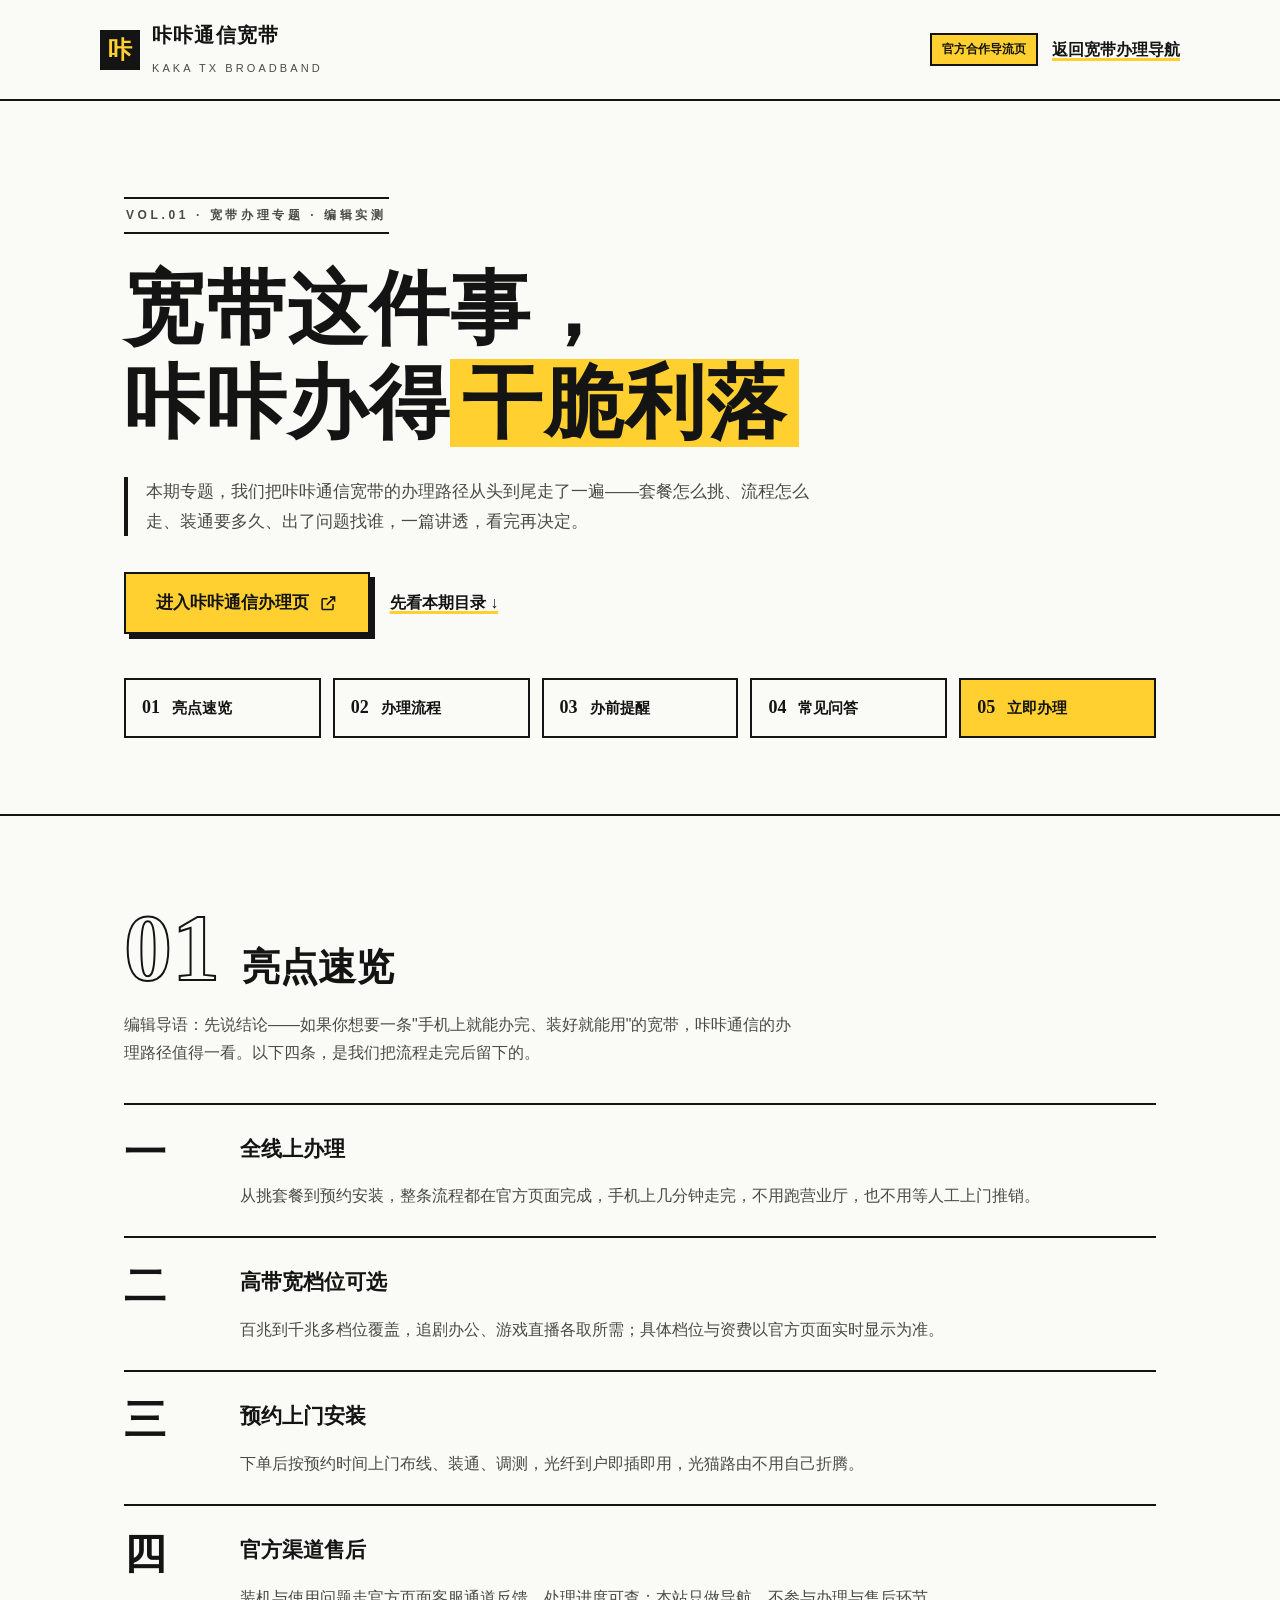
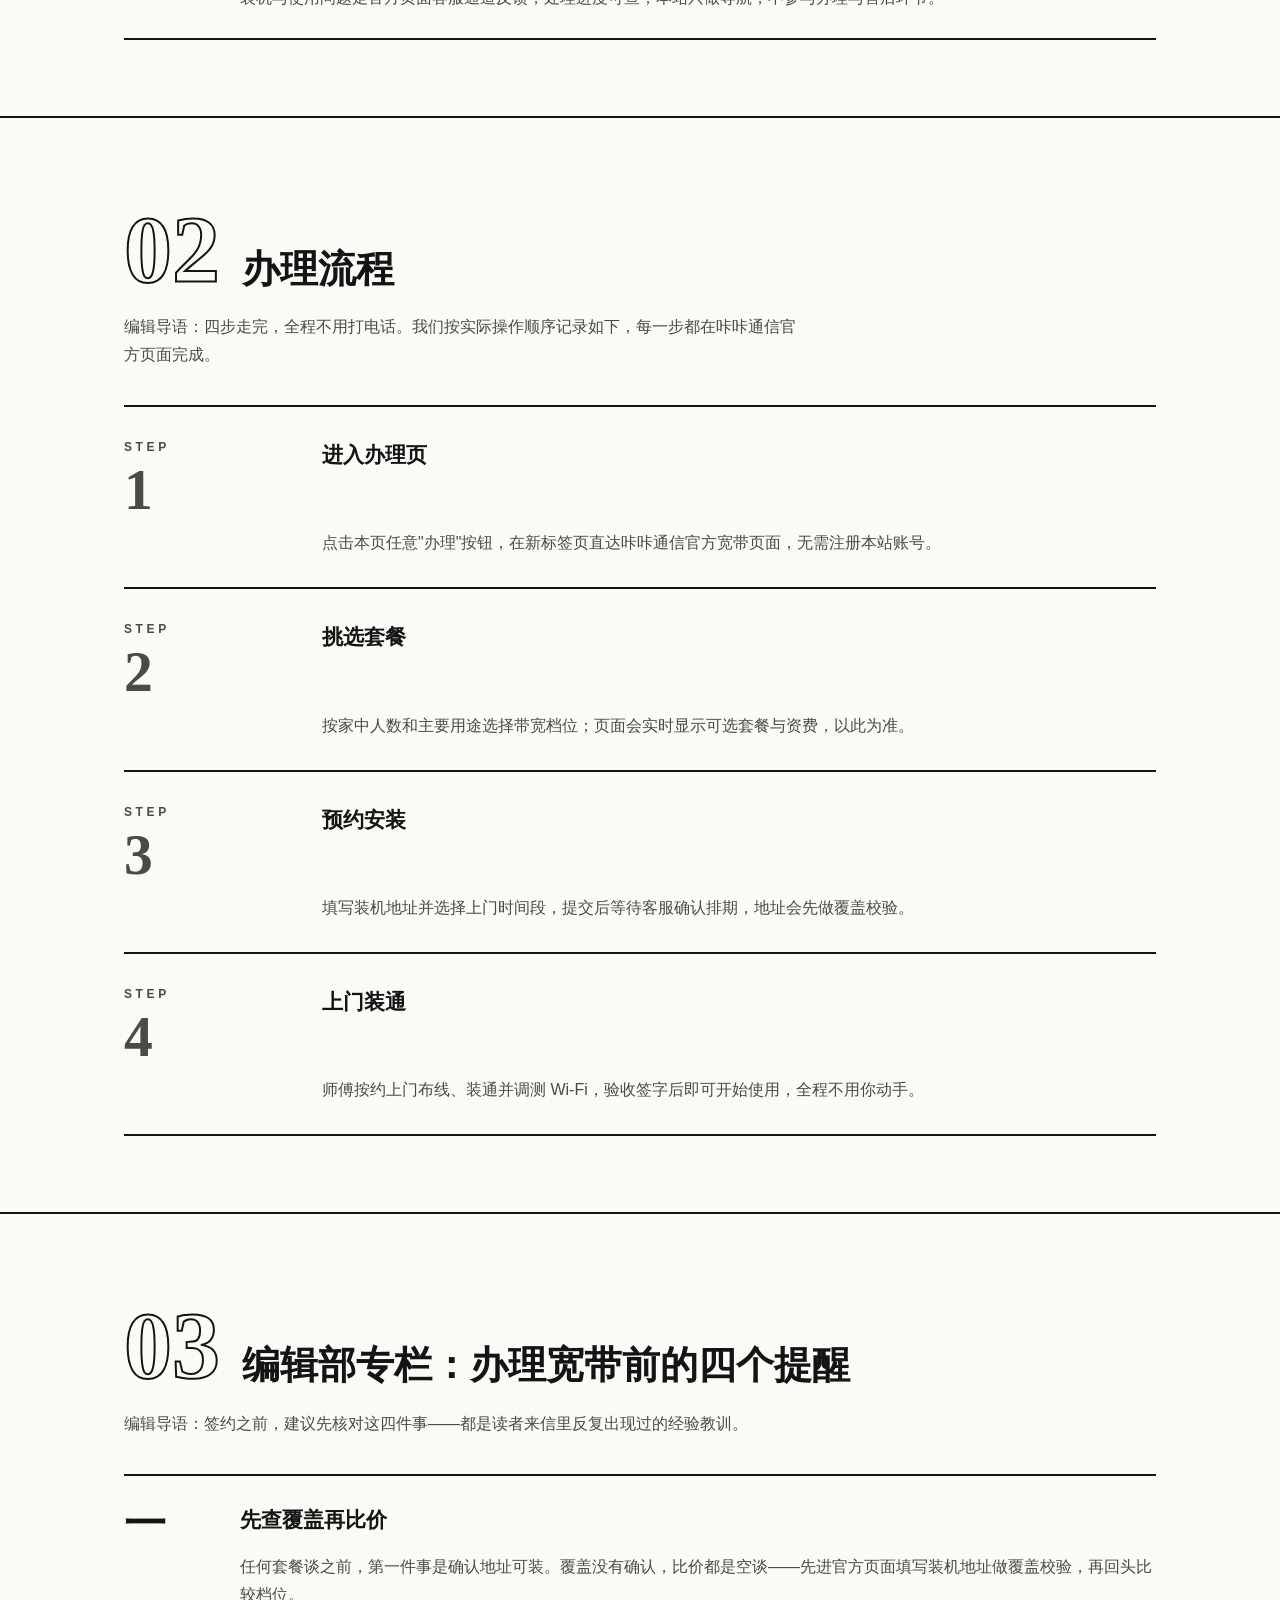
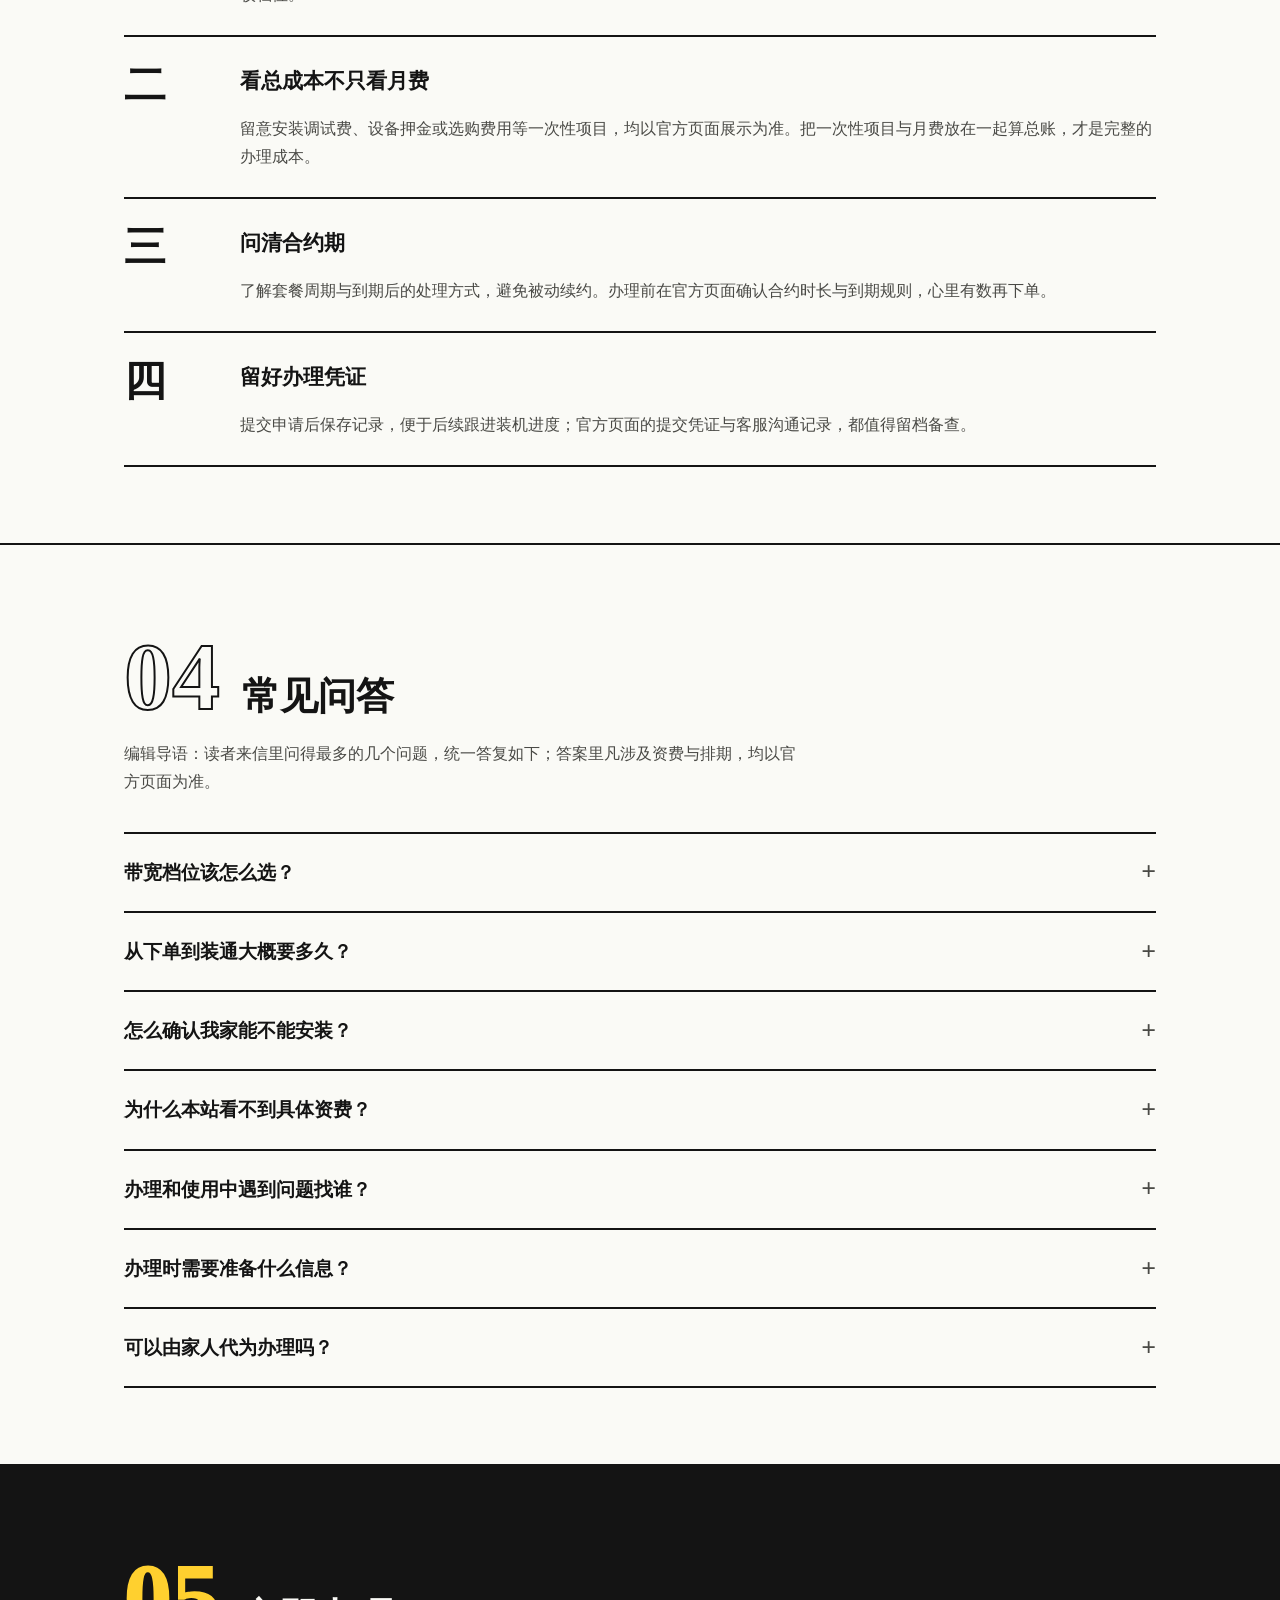
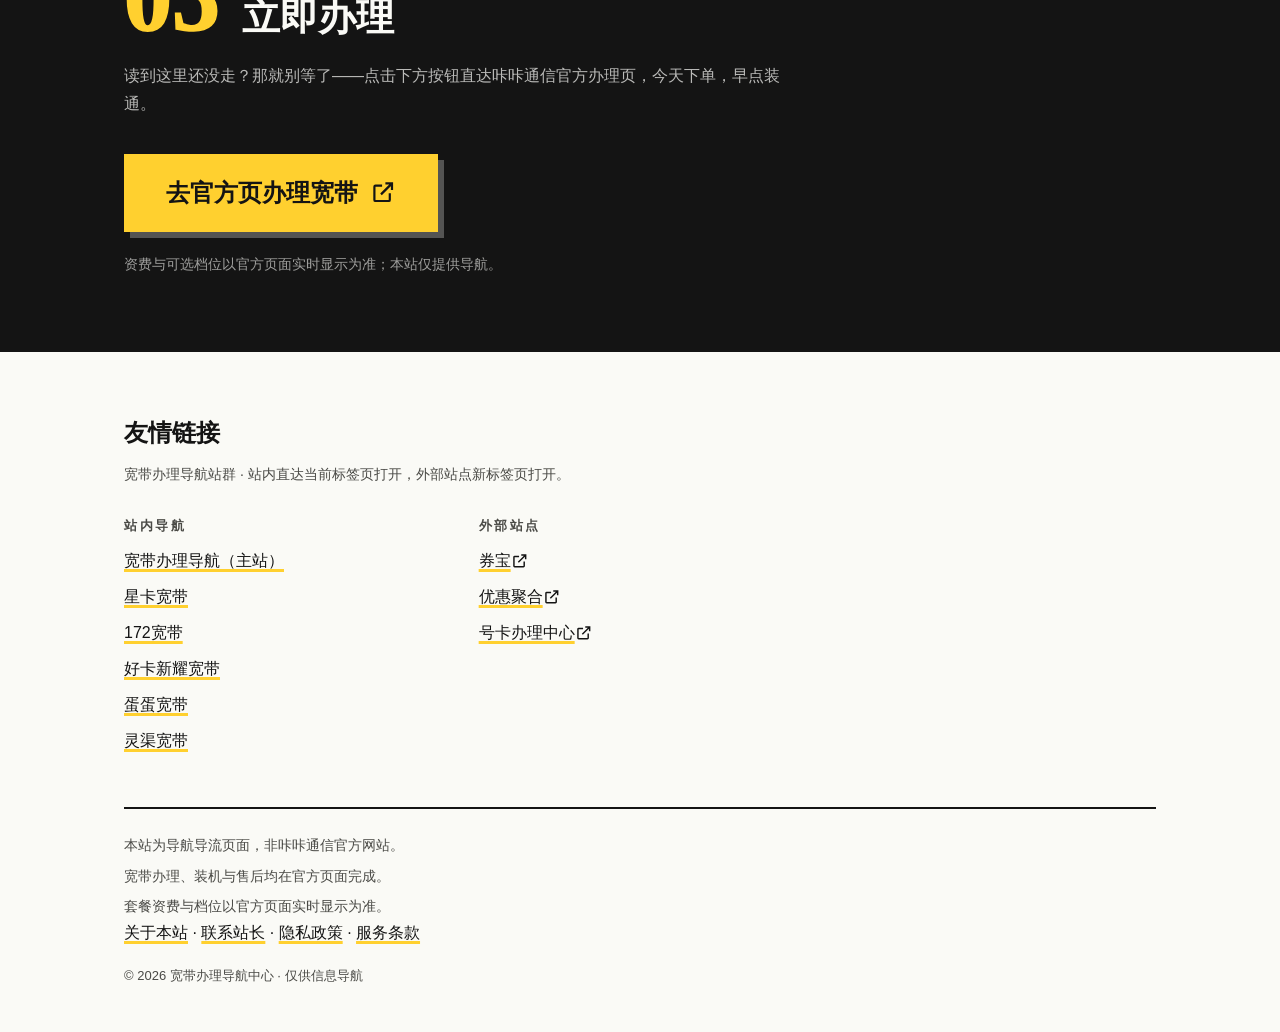
<file: kaka/index.html>
<!DOCTYPE html>
<html lang="zh-CN">
<head>
<meta charset="UTF-8">
<meta name="viewport" content="width=device-width, initial-scale=1.0">
<title>咔咔通信宽带办理 - 办理流程与在线申请入口</title>
<meta name="description" content="咔咔通信宽带办理专题：套餐亮点、四步办理流程、常见问答与在线申请入口一页讲透，全线上办理、预约上门安装，资费以官方页面为准。">
<meta name="keywords" content="咔咔通信宽带办理,咔咔宽带套餐,咔咔通信宽带申请,宽带办理流程,在线办理宽带">
  <meta name="robots" content="index, follow">
  <meta name="author" content="宽带办理导航中心">
  <meta name="datePublished" content="2026-10-22">
  <meta name="dateModified" content="2026-10-22">
<link rel="canonical" href="https://kuandai18.github.io/kaka/">
<meta property="og:url" content="https://kuandai18.github.io/kaka/">
<meta property="og:title" content="咔咔通信宽带办理 - 办理流程与在线申请入口">
<meta property="og:description" content="咔咔通信宽带办理专题：套餐亮点、四步办理流程、常见问答与在线申请入口一页讲透，全线上办理、预约上门安装，资费以官方页面为准。">
<meta property="og:type" content="website">
<meta property="og:locale" content="zh_CN">
<meta property="og:site_name" content="宽带办理导航中心">
<meta name="twitter:card" content="summary">
<meta name="twitter:title" content="咔咔通信宽带办理 - 办理流程与在线申请入口">
<meta name="twitter:description" content="咔咔通信宽带办理专题：套餐亮点、四步办理流程、常见问答与在线申请入口一页讲透，全线上办理、预约上门安装，资费以官方页面为准。">
<link rel="icon" type="image/svg+xml" href="./favicon.svg">
<script type="application/ld+json">
{
  "@context": "https://schema.org",
  "@graph": [
    {
      "@type": "Service",
      "name": "咔咔通信宽带办理",
      "serviceType": "宽带办理",
      "description": "咔咔通信宽带办理专题：套餐亮点、办理流程、常见问答与在线申请入口。",
      "url": "https://kuandai18.github.io/kaka/",
      "areaServed": { "@type": "Country", "name": "中国" },
      "provider": { "@type": "Organization", "name": "宽带办理导航", "url": "https://kuandai18.github.io/" }
    },
    {
      "@type": "BreadcrumbList",
      "itemListElement": [
        { "@type": "ListItem", "position": 1, "name": "首页", "item": "https://kuandai18.github.io/" },
        { "@type": "ListItem", "position": 2, "name": "咔咔通信宽带", "item": "https://kuandai18.github.io/kaka/" }
      ]
    },
    {
      "@type": "FAQPage",
      "mainEntity": [
        {
          "@type": "Question",
          "name": "带宽档位该怎么选？",
          "acceptedAnswer": { "@type": "Answer", "text": "两三口之家日常追剧、办公，百兆档位起步基本够用；家里人多、常玩大型游戏或做直播、智能家居设备较多，建议直接看更高档位。具体可选档位与资费以官方办理页面为准。" }
        },
        {
          "@type": "Question",
          "name": "从下单到装通大概要多久？",
          "acceptedAnswer": { "@type": "Answer", "text": "下单后按预约时间上门安装，具体排期以客服与您确认的安装时间为准。着急使用的话，下单时可以先约最近的可用时段。" }
        },
        {
          "@type": "Question",
          "name": "怎么确认我家能不能安装？",
          "acceptedAnswer": { "@type": "Answer", "text": "进入官方办理页后填写装机地址，页面会校验所在小区是否覆盖支持。覆盖范围与安装条件以官方页面查询结果为准。" }
        },
        {
          "@type": "Question",
          "name": "为什么本站看不到具体资费？",
          "acceptedAnswer": { "@type": "Answer", "text": "本站只做办理导航，不展示具体价格，避免信息过期误导。所有套餐资费、优惠活动均以官方办理页面实时显示为准。" }
        },
        {
          "@type": "Question",
          "name": "办理和使用中遇到问题找谁？",
          "acceptedAnswer": { "@type": "Answer", "text": "装机排期、使用故障、售后报修等问题，都通过官方页面的客服通道反馈处理；本站不参与办理与售后环节。" }
        },
        {
          "@type": "Question",
          "name": "办理时需要准备什么信息？",
          "acceptedAnswer": { "@type": "Answer", "text": "通常需要装机地址、联系人信息与身份信息，提交后按官方页面提示完成即可，具体清单以官方页面要求为准。" }
        },
        {
          "@type": "Question",
          "name": "可以由家人代为办理吗？",
          "acceptedAnswer": { "@type": "Answer", "text": "可以由同住家人按官方页面流程提交，装机当天建议本人在场验收，具体要求以官方页面说明为准。" }
        }
      ]
    }
  ]
}
</script>
<style>
/* =====================================================
   咔咔通信宽带子站 · 杂志编辑风主题（纸白 × 墨黑 × 亮黄）
   设计规格来源：design.md §1.3.5 / tasks.md T6.1~T6.7
   ===================================================== */
/* ===== 基础与主题变量 ===== */
:root {
  --c-bg: #FAFAF6;
  --c-ink: #141414;
  --c-accent: #FFD02F;
  --c-text: #141414;
  --c-text-sub: #4A4A46;
  --c-line: #141414;
  --serif: "Songti SC", "STSong", "SimSun", "Noto Serif CJK SC", serif;
  --sans: -apple-system, BlinkMacSystemFont, "PingFang SC", "Hiragino Sans GB", "Microsoft YaHei", "Segoe UI", sans-serif;
  --maxw: 1080px;
}
* { margin: 0; padding: 0; box-sizing: border-box; }
html { overflow-x: clip; scroll-behavior: smooth; }
body {
  background: var(--c-bg);
  color: var(--c-text);
  font-family: var(--sans);
  font-size: 16px;
  line-height: 1.75;
  overflow-x: clip;
}
.wrap { max-width: var(--maxw); margin: 0 auto; padding: 0 24px; }
a { color: var(--c-ink); text-decoration: underline; text-decoration-color: var(--c-accent); text-decoration-thickness: 3px; text-underline-offset: 3px; }
a:hover { background: var(--c-accent); }
:focus-visible { outline: 3px solid var(--c-ink); outline-offset: 3px; background: var(--c-accent); }
.skip-link {
  position: absolute; left: -9999px; top: 0; z-index: 999;
  background: var(--c-ink); color: var(--c-accent);
  padding: 10px 18px; font-weight: 700; text-decoration: none;
}
.skip-link:focus { left: 12px; top: 12px; }
.icon { width: 1.1em; height: 1.1em; vertical-align: -0.18em; stroke: currentColor; stroke-width: 2; fill: none; }

/* ===== 阅读进度条（JS 创建，禁 JS 不渲染） ===== */
#read-progress {
  position: fixed; top: 0; left: 0; z-index: 1000;
  width: 0; height: 3px; background: var(--c-accent);
}

/* ===== 页头 ===== */
.site-header { border-bottom: 2px solid var(--c-line); background: var(--c-bg); }
.header-inner {
  display: flex; align-items: center; justify-content: space-between;
  gap: 16px; padding: 18px 0; flex-wrap: wrap;
}
.brand { display: flex; align-items: center; gap: 12px; }
.brand-mark {
  width: 40px; height: 40px; background: var(--c-ink); color: var(--c-accent);
  font-family: var(--serif); font-weight: 900; font-size: 24px;
  display: flex; align-items: center; justify-content: center; flex: none;
}
.brand-name { font-family: var(--serif); font-weight: 900; font-size: 20px; letter-spacing: .06em; }
.brand-sub { font-size: 11px; letter-spacing: .28em; color: var(--c-text-sub); text-transform: uppercase; }
.header-actions { display: flex; align-items: center; gap: 14px; flex-wrap: wrap; }
.badge-official {
  background: var(--c-accent); color: var(--c-ink);
  font-size: 12px; font-weight: 700; padding: 4px 10px;
  border: 2px solid var(--c-ink); white-space: nowrap;
}
.back-home { font-weight: 700; white-space: nowrap; }

/* ===== Hero ===== */
.hero { padding: 68px 0 56px; border-bottom: 2px solid var(--c-line); }
.hero-kicker {
  display: inline-block; font-size: 12px; font-weight: 700; letter-spacing: .3em;
  color: var(--c-text-sub); text-transform: uppercase;
  border-top: 2px solid var(--c-ink); border-bottom: 2px solid var(--c-ink);
  padding: 6px 2px; margin-bottom: 28px;
}
.hero h1 {
  font-family: var(--serif); font-weight: 900; letter-spacing: .02em;
  font-size: clamp(2.5rem, 8vw, 5rem); line-height: 1.18;
}
.hero h1 mark { background: var(--c-accent); color: var(--c-ink); padding: 0 .14em; }
.hero-lede {
  max-width: 42em; margin-top: 26px; padding-left: 18px;
  border-left: 4px solid var(--c-ink);
  color: var(--c-text-sub); font-size: 17px;
}
.hero-actions { display: flex; align-items: center; gap: 20px; margin-top: 36px; flex-wrap: wrap; }
.btn-primary {
  display: inline-flex; align-items: center; gap: 10px;
  background: var(--c-accent); color: var(--c-ink);
  border: 2px solid var(--c-ink); box-shadow: 5px 5px 0 var(--c-ink);
  font-weight: 800; font-size: 17px; padding: 14px 30px;
  text-decoration: none; transition: transform .12s ease, box-shadow .12s ease;
}
.btn-primary:hover { background: var(--c-accent); transform: translate(2px, 2px); box-shadow: 3px 3px 0 var(--c-ink); }
.btn-text { font-weight: 700; }
/* 章节目录（锚点导航 + JS 滚动高亮） */
.toc { display: grid; grid-template-columns: repeat(2, 1fr); gap: 12px; margin-top: 44px; }
.toc a {
  display: flex; align-items: baseline; gap: 12px;
  border: 2px solid var(--c-ink); padding: 12px 16px;
  text-decoration: none; font-weight: 700; font-size: 15px;
}
.toc a:hover, .toc a.active { background: var(--c-accent); }
.toc .no { font-family: var(--serif); font-weight: 900; font-size: 18px; }

/* ===== 章节通用 ===== */
.chapter { padding: 64px 0 60px; border-bottom: 2px solid var(--c-line); }
.chapter-head { display: flex; align-items: baseline; gap: 22px; flex-wrap: wrap; }
.chapter-no {
  font-family: var(--serif); font-weight: 900; line-height: 1;
  font-size: clamp(3rem, 10vw, 6rem); color: var(--c-ink);
}
@supports (-webkit-text-stroke: 2px #141414) {
  .chapter-no { color: transparent; -webkit-text-stroke: 2px var(--c-ink); }
}
.chapter-title { font-family: var(--serif); font-weight: 900; font-size: clamp(1.6rem, 4vw, 2.4rem); }
/* JS 滚动高亮态：当前章节编号填充亮黄（描边保持不变） */
.chapter-no.on { color: var(--c-accent); }
.chapter-desc { max-width: 42em; margin-top: 10px; color: var(--c-text-sub); }

/* ===== 01 亮点：目录式大列表 ===== */
.index-list { margin-top: 36px; border-top: 2px solid var(--c-line); }
.index-item {
  display: grid; grid-template-columns: 92px 1fr; gap: 6px 24px;
  align-items: start; padding: 26px 0; border-bottom: 2px solid var(--c-line);
}
.index-no { font-family: var(--serif); font-weight: 900; font-size: clamp(1.8rem, 4vw, 2.6rem); line-height: 1.1; }
.index-item h3 { font-family: var(--serif); font-weight: 900; font-size: 21px; }
.index-item p { color: var(--c-text-sub); grid-column: 2; }
@media (max-width: 767px) {
  .index-item { grid-template-columns: 1fr; }
  .index-item p { grid-column: 1; }
}

/* ===== 02 流程：编号大字步骤 ===== */
.steps { margin-top: 36px; border-top: 2px solid var(--c-line); }
.step {
  display: grid; grid-template-columns: 170px 1fr; gap: 8px 28px;
  align-items: start; padding: 30px 0; border-bottom: 2px solid var(--c-line);
}
.step-tag { font-size: 12px; font-weight: 700; letter-spacing: .3em; color: var(--c-text-sub); }
.step-no { font-family: var(--serif); font-weight: 900; font-size: clamp(2.2rem, 6vw, 3.6rem); line-height: 1.1; }
.step h3 { font-family: var(--serif); font-weight: 900; font-size: 21px; }
.step p { color: var(--c-text-sub); grid-column: 2; max-width: 42em; }
@media (max-width: 767px) {
  .step { grid-template-columns: 1fr; }
  .step p { grid-column: 1; }
}

/* ===== 03 FAQ：grid 手风琴（0fr → 1fr 展开过渡） ===== */
.faq-list { margin-top: 36px; border-top: 2px solid var(--c-line); }
.faq-item { border-bottom: 2px solid var(--c-line); }
.faq-item summary {
  display: flex; align-items: center; justify-content: space-between; gap: 18px;
  padding: 22px 0; cursor: pointer; list-style: none;
  font-family: var(--serif); font-weight: 900; font-size: 19px;
}
.faq-item summary::-webkit-details-marker { display: none; }
.faq-item summary .faq-mark {
  flex: none; font-size: 26px; font-weight: 900; line-height: 1;
  transition: transform .25s ease; color: var(--c-text-sub);
}
.faq-item[open] summary .faq-mark { transform: rotate(45deg); }
.faq-answer { display: grid; grid-template-rows: 0fr; transition: grid-template-rows .3s ease; }
.faq-item[open] .faq-answer { grid-template-rows: 1fr; }
.faq-answer > div { overflow: hidden; }
.faq-answer p { color: var(--c-text-sub); padding-bottom: 24px; max-width: 42em; }

/* ===== 04 底部 CTA：黑底黄字超大按钮 ===== */
.cta-final { background: var(--c-ink); color: var(--c-bg); border-bottom: none; padding: 84px 0; }
.cta-final .chapter-title { color: var(--c-bg); }
.cta-final .chapter-desc { color: rgba(250,250,246,.72); }
@supports (-webkit-text-stroke: 2px #FAFAF6) {
  .cta-final .chapter-no { -webkit-text-stroke: 2px var(--c-accent); }
}
.btn-final {
  display: inline-flex; align-items: center; gap: 12px;
  background: var(--c-accent); color: var(--c-ink);
  font-family: var(--serif); font-weight: 900; font-size: clamp(1.15rem, 3vw, 1.5rem);
  padding: 18px 42px; margin-top: 36px; text-decoration: none;
  box-shadow: 6px 6px 0 rgba(250,250,246,.28);
}
.btn-final:hover { background: var(--c-accent); }
.cta-note { margin-top: 20px; font-size: 14px; color: rgba(250,250,246,.6); }

/* ===== 友链页脚（FR-015/017/018 + FR-014 三段式声明） ===== */
.footer { padding: 60px 0 44px; }
.footer h2 { font-family: var(--serif); font-weight: 900; font-size: 24px; margin-bottom: 8px; }
.footer-sub { color: var(--c-text-sub); font-size: 14px; margin-bottom: 28px; }
.link-groups {
  display: grid; grid-template-columns: repeat(auto-fit, minmax(220px, 1fr));
  gap: 12px 32px;
}
.link-groups h3 { font-size: 13px; letter-spacing: .2em; color: var(--c-text-sub); margin-bottom: 10px; }
.footer ul { list-style: none; }
.footer li { margin: 8px 0; }
.footer-note {
  margin-top: 44px; padding-top: 24px; border-top: 2px solid var(--c-line);
  display: grid; gap: 6px; font-size: 14px; color: var(--c-text-sub);
}
.footer-copy { margin-top: 18px; font-size: 13px; color: var(--c-text-sub); }

/* ===== 响应式断点（768 / 1024 / 1440） ===== */
@media (min-width: 768px) {
  .toc { grid-template-columns: repeat(5, 1fr); }
  .link-groups { grid-template-columns: repeat(3, 1fr); }
}
@media (min-width: 1024px) {
  .hero { padding: 96px 0 76px; }
  .chapter { padding: 84px 0 76px; }
}
@media (min-width: 1440px) {
  :root { --maxw: 1160px; }
}

/* ===== 动效降级（prefers-reduced-motion） ===== */
@media (prefers-reduced-motion: reduce) {
  html { scroll-behavior: auto; }
  .btn-primary { transition: none; }
  .faq-item summary .faq-mark { transition: none; }
  .faq-answer { transition: none; }
}
</style>
</head>
<body>
<!-- ===== 全站 SVG 图标 sprite（线性风格，装饰性 aria-hidden） ===== -->
<svg style="display:none" aria-hidden="true">
  <symbol id="i-arrow-right" viewBox="0 0 24 24"><path d="M4 12h16M13 5l7 7-7 7"/></symbol>
  <symbol id="i-external" viewBox="0 0 24 24"><path d="M14 4h6v6M20 4L10 14M18 13v6a1 1 0 0 1-1 1H5a1 1 0 0 1-1-1V7a1 1 0 0 1 1-1h6"/></symbol>
  <symbol id="i-check" viewBox="0 0 24 24"><path d="M4 12l5 5L20 6"/></symbol>
</svg>
<a title="跳到主内容" class="skip-link" href="#main">跳到主内容</a>

<!-- ===== 页头（FR-011 返回主站 / FR-014 官方合作导流徽标） ===== -->
<header class="site-header">
  <div class="wrap header-inner">
    <div class="brand">
      <span class="brand-mark" aria-hidden="true">咔</span>
      <span>
        <span class="brand-name">咔咔通信宽带</span><br>
        <span class="brand-sub">KAKA TX BROADBAND</span>
      </span>
    </div>
    <div class="header-actions">
      <span class="badge-official">官方合作导流页</span>
      <a title="返回宽带办理导航" class="back-home" href="../index.html">返回宽带办理导航</a>
    </div>
  </div>
</header>

<main id="main">
<!-- ===== Hero：超大宋体标题 + 黄色高亮块 + 编辑导语（FR-008 首屏 CTA） ===== -->
<section class="hero" aria-labelledby="hero-title">
  <div class="wrap">
    <p class="hero-kicker">VOL.01 · 宽带办理专题 · 编辑实测</p>
    <h1 id="hero-title">宽带这件事，<br>咔咔办得<mark>干脆利落</mark></h1>
    <p class="hero-lede">本期专题，我们把咔咔通信宽带的办理路径从头到尾走了一遍——套餐怎么挑、流程怎么走、装通要多久、出了问题找谁，一篇讲透，看完再决定。</p>
    <div class="hero-actions">
      <a title="进入咔咔通信办理页" class="btn-primary" data-channel="kaka" href="https://haoka.kakatx.com/web/#/pages/index/broadband/?token=MjY2NzIxfDE3OTIzNzQxMTkwNDdoYW9rYTY2Ng" target="_blank" rel="sponsored nofollow noopener">进入咔咔通信办理页<svg class="icon" aria-hidden="true"><use href="#i-external"/></svg></a>
      <a title="先看本期目录 ↓" class="btn-text" href="#highlights">先看本期目录 ↓</a>
    </div>
    <!-- 章节目录锚点（禁 JS 常显可用；JS 增强滚动高亮） -->
    <nav class="toc" aria-label="本期目录">
      <a title="01亮点速览" href="#highlights"><span class="no" aria-hidden="true">01</span>亮点速览</a>
      <a title="02办理流程" href="#process"><span class="no" aria-hidden="true">02</span>办理流程</a>
      <a title="03办前提醒" href="#column"><span class="no" aria-hidden="true">03</span>办前提醒</a>
      <a title="04常见问答" href="#faq"><span class="no" aria-hidden="true">04</span>常见问答</a>
      <a title="05立即办理" href="#apply"><span class="no" aria-hidden="true">05</span>立即办理</a>
    </nav>
  </div>
</section>

<!-- ===== 01 亮点速览：目录式大列表（FR-007/012 亮点 ≥3 条、FR-006 无虚构资费） ===== -->
<section class="chapter" id="highlights" data-section="highlights" aria-labelledby="h-highlights">
  <div class="wrap">
    <div class="chapter-head">
      <span class="chapter-no" aria-hidden="true">01</span>
      <h2 class="chapter-title" id="h-highlights">亮点速览</h2>
    </div>
    <p class="chapter-desc">编辑导语：先说结论——如果你想要一条"手机上就能办完、装好就能用"的宽带，咔咔通信的办理路径值得一看。以下四条，是我们把流程走完后留下的。</p>
    <div class="index-list">
      <article class="index-item">
        <span class="index-no" aria-hidden="true">一</span>
        <h3>全线上办理</h3>
        <p>从挑套餐到预约安装，整条流程都在官方页面完成，手机上几分钟走完，不用跑营业厅，也不用等人工上门推销。</p>
      </article>
      <article class="index-item">
        <span class="index-no" aria-hidden="true">二</span>
        <h3>高带宽档位可选</h3>
        <p>百兆到千兆多档位覆盖，追剧办公、游戏直播各取所需；具体档位与资费以官方页面实时显示为准。</p>
      </article>
      <article class="index-item">
        <span class="index-no" aria-hidden="true">三</span>
        <h3>预约上门安装</h3>
        <p>下单后按预约时间上门布线、装通、调测，光纤到户即插即用，光猫路由不用自己折腾。</p>
      </article>
      <article class="index-item">
        <span class="index-no" aria-hidden="true">四</span>
        <h3>官方渠道售后</h3>
        <p>装机与使用问题走官方页面客服通道反馈，处理进度可查；本站只做导航，不参与办理与售后环节。</p>
      </article>
    </div>
  </div>
</section>

<!-- ===== 02 办理流程：STEP 1~4 编号大字步骤（FR-007 流程 ≥3 步） ===== -->
<section class="chapter" id="process" data-section="process" aria-labelledby="h-process">
  <div class="wrap">
    <div class="chapter-head">
      <span class="chapter-no" aria-hidden="true">02</span>
      <h2 class="chapter-title" id="h-process">办理流程</h2>
    </div>
    <p class="chapter-desc">编辑导语：四步走完，全程不用打电话。我们按实际操作顺序记录如下，每一步都在咔咔通信官方页面完成。</p>
    <div class="steps">
      <article class="step">
        <div>
          <p class="step-tag">STEP</p>
          <p class="step-no">1</p>
        </div>
        <h3>进入办理页</h3>
        <p>点击本页任意"办理"按钮，在新标签页直达咔咔通信官方宽带页面，无需注册本站账号。</p>
      </article>
      <article class="step">
        <div>
          <p class="step-tag">STEP</p>
          <p class="step-no">2</p>
        </div>
        <h3>挑选套餐</h3>
        <p>按家中人数和主要用途选择带宽档位；页面会实时显示可选套餐与资费，以此为准。</p>
      </article>
      <article class="step">
        <div>
          <p class="step-tag">STEP</p>
          <p class="step-no">3</p>
        </div>
        <h3>预约安装</h3>
        <p>填写装机地址并选择上门时间段，提交后等待客服确认排期，地址会先做覆盖校验。</p>
      </article>
      <article class="step">
        <div>
          <p class="step-tag">STEP</p>
          <p class="step-no">4</p>
        </div>
        <h3>上门装通</h3>
        <p>师傅按约上门布线、装通并调测 Wi-Fi，验收签字后即可开始使用，全程不用你动手。</p>
      </article>
    </div>
  </div>
</section>

<!-- ===== 03 编辑部专栏：办理宽带前的四个提醒（Phase B 内容增强） ===== -->
<section class="chapter" id="column" data-section="column" aria-labelledby="h-column">
  <div class="wrap">
    <div class="chapter-head">
      <span class="chapter-no" aria-hidden="true">03</span>
      <h2 class="chapter-title" id="h-column">编辑部专栏：办理宽带前的四个提醒</h2>
    </div>
    <p class="chapter-desc">编辑导语：签约之前，建议先核对这四件事——都是读者来信里反复出现过的经验教训。</p>
    <div class="index-list">
      <article class="index-item">
        <span class="index-no" aria-hidden="true">一</span>
        <h3>先查覆盖再比价</h3>
        <p>任何套餐谈之前，第一件事是确认地址可装。覆盖没有确认，比价都是空谈——先进官方页面填写装机地址做覆盖校验，再回头比较档位。</p>
      </article>
      <article class="index-item">
        <span class="index-no" aria-hidden="true">二</span>
        <h3>看总成本不只看月费</h3>
        <p>留意安装调试费、设备押金或选购费用等一次性项目，均以官方页面展示为准。把一次性项目与月费放在一起算总账，才是完整的办理成本。</p>
      </article>
      <article class="index-item">
        <span class="index-no" aria-hidden="true">三</span>
        <h3>问清合约期</h3>
        <p>了解套餐周期与到期后的处理方式，避免被动续约。办理前在官方页面确认合约时长与到期规则，心里有数再下单。</p>
      </article>
      <article class="index-item">
        <span class="index-no" aria-hidden="true">四</span>
        <h3>留好办理凭证</h3>
        <p>提交申请后保存记录，便于后续跟进装机进度；官方页面的提交凭证与客服沟通记录，都值得留档备查。</p>
      </article>
    </div>
  </div>
</section>

<!-- ===== 04 常见问答：手风琴（FR-013 覆盖带宽/周期/覆盖/资费；文本与 FAQPage JSON-LD 逐字一致） ===== -->
<section class="chapter" id="faq" data-section="faq" aria-labelledby="h-faq">
  <div class="wrap">
    <div class="chapter-head">
      <span class="chapter-no" aria-hidden="true">04</span>
      <h2 class="chapter-title" id="h-faq">常见问答</h2>
    </div>
    <p class="chapter-desc">编辑导语：读者来信里问得最多的几个问题，统一答复如下；答案里凡涉及资费与排期，均以官方页面为准。</p>
    <div class="faq-list">
      <details class="faq-item">
        <summary>带宽档位该怎么选？<span class="faq-mark" aria-hidden="true">+</span></summary>
        <div class="faq-answer"><div><p>两三口之家日常追剧、办公，百兆档位起步基本够用；家里人多、常玩大型游戏或做直播、智能家居设备较多，建议直接看更高档位。具体可选档位与资费以官方办理页面为准。</p></div></div>
      </details>
      <details class="faq-item">
        <summary>从下单到装通大概要多久？<span class="faq-mark" aria-hidden="true">+</span></summary>
        <div class="faq-answer"><div><p>下单后按预约时间上门安装，具体排期以客服与您确认的安装时间为准。着急使用的话，下单时可以先约最近的可用时段。</p></div></div>
      </details>
      <details class="faq-item">
        <summary>怎么确认我家能不能安装？<span class="faq-mark" aria-hidden="true">+</span></summary>
        <div class="faq-answer"><div><p>进入官方办理页后填写装机地址，页面会校验所在小区是否覆盖支持。覆盖范围与安装条件以官方页面查询结果为准。</p></div></div>
      </details>
      <details class="faq-item">
        <summary>为什么本站看不到具体资费？<span class="faq-mark" aria-hidden="true">+</span></summary>
        <div class="faq-answer"><div><p>本站只做办理导航，不展示具体价格，避免信息过期误导。所有套餐资费、优惠活动均以官方办理页面实时显示为准。</p></div></div>
      </details>
      <details class="faq-item">
        <summary>办理和使用中遇到问题找谁？<span class="faq-mark" aria-hidden="true">+</span></summary>
        <div class="faq-answer"><div><p>装机排期、使用故障、售后报修等问题，都通过官方页面的客服通道反馈处理；本站不参与办理与售后环节。</p></div></div>
      </details>
      <details class="faq-item">
        <summary>办理时需要准备什么信息？<span class="faq-mark" aria-hidden="true">+</span></summary>
        <div class="faq-answer"><div><p>通常需要装机地址、联系人信息与身份信息，提交后按官方页面提示完成即可，具体清单以官方页面要求为准。</p></div></div>
      </details>
      <details class="faq-item">
        <summary>可以由家人代为办理吗？<span class="faq-mark" aria-hidden="true">+</span></summary>
        <div class="faq-answer"><div><p>可以由同住家人按官方页面流程提交，装机当天建议本人在场验收，具体要求以官方页面说明为准。</p></div></div>
      </details>
    </div>
  </div>
</section>

<!-- ===== 05 立即办理：黑底黄字超大按钮（FR-008 第 2 处办理入口） ===== -->
<section class="chapter cta-final" id="apply" data-section="apply" aria-labelledby="h-apply">
  <div class="wrap">
    <div class="chapter-head">
      <span class="chapter-no" aria-hidden="true">05</span>
      <h2 class="chapter-title" id="h-apply">立即办理</h2>
    </div>
    <p class="chapter-desc">读到这里还没走？那就别等了——点击下方按钮直达咔咔通信官方办理页，今天下单，早点装通。</p>
    <a title="去官方页办理宽带" class="btn-final" data-channel="kaka" href="https://haoka.kakatx.com/web/#/pages/index/broadband/?token=MjY2NzIxfDE3OTIzNzQxMTkwNDdoYW9rYTY2Ng" target="_blank" rel="sponsored nofollow noopener">去官方页办理宽带<svg class="icon" aria-hidden="true"><use href="#i-external"/></svg></a>
    <p class="cta-note">资费与可选档位以官方页面实时显示为准；本站仅提供导航。</p>
  </div>
</section>
</main>

<!-- ===== 友情链接页脚（FR-015 9 条友链 / FR-017 外链语义 / FR-014 三段式声明） ===== -->
<footer class="footer">
  <div class="wrap">
    <h2>友情链接</h2>
    <p class="footer-sub">宽带办理导航站群 · 站内直达当前标签页打开，外部站点新标签页打开。</p>
    <nav aria-label="友情链接">
      <div class="link-groups">
        <section>
          <h3>站内导航</h3>
          <ul>
            <li><a title="宽带办理导航（主站）" href="../index.html">宽带办理导航（主站）</a></li>
            <li><a title="星卡宽带" href="../xingka/index.html">星卡宽带</a></li>
            <li><a title="172宽带" href="../r172/index.html">172宽带</a></li>
            <li><a title="好卡新耀宽带" href="../xinyao/index.html">好卡新耀宽带</a></li>
            <li><a title="蛋蛋宽带" href="../dandan/index.html">蛋蛋宽带</a></li>
            <li><a title="灵渠宽带" href="../lingqu/index.html">灵渠宽带</a></li>
          </ul>
        </section>
        <section>
          <h3>外部站点</h3>
          <ul>
            <li><a title="券宝" href="https://jdjdndn.github.io/" target="_blank" rel="noopener">券宝<svg class="icon" aria-hidden="true"><use href="#i-external"/></svg></a></li>
            <li><a title="优惠聚合" href="https://wcbblll.cc" target="_blank" rel="noopener">优惠聚合<svg class="icon" aria-hidden="true"><use href="#i-external"/></svg></a></li>
            <li><a title="号卡办理中心" href="https://dlhaoka.com" target="_blank" rel="noopener">号卡办理中心<svg class="icon" aria-hidden="true"><use href="#i-external"/></svg></a></li>
          </ul>
        </section>
      </div>
    </nav>
    <div class="footer-note">
      <p>本站为导航导流页面，非咔咔通信官方网站。</p>
      <p>宽带办理、装机与售后均在官方页面完成。</p>
      <p>套餐资费与档位以官方页面实时显示为准。</p>
    </div>
      <p class="footer-legal">
        <a title="关于本站" href="../index.html#about">关于本站</a> · <a title="联系站长" href="../index.html#contact">联系站长</a> · <a title="隐私政策" href="../index.html#privacy">隐私政策</a> · <a title="服务条款" href="../index.html#terms">服务条款</a>
      </p>
    <p class="footer-copy">© 2026 宽带办理导航中心 · 仅供信息导航</p>
  </div>
</footer>

<!-- data.js：站群唯一事实来源，仅用于运行期只读一致性自检 -->
<script defer src="../data.js"></script>
<script>
(function () {
  'use strict';

  /**
   * 阅读进度条：顶部 3px 亮黄条随滚动填充（禁 JS 时不渲染，纯增强）。
   */
  var bar = document.createElement('div');
  bar.id = 'read-progress';
  bar.setAttribute('aria-hidden', 'true');
  document.body.appendChild(bar);

  function updateProgress() {
    var doc = document.documentElement;
    var max = doc.scrollHeight - doc.clientHeight;
    var ratio = max > 0 ? doc.scrollTop / max : 0;
    bar.style.width = (Math.min(1, Math.max(0, ratio)) * 100).toFixed(2) + '%';
  }
  /* rAF 节流：同一帧内多次 scroll/resize 只合并为一次样式写入 */
  var rafPending = false;
  function scheduleUpdate() {
    if (rafPending) return;
    rafPending = true;
    requestAnimationFrame(function () {
      rafPending = false;
      updateProgress();
    });
  }
  window.addEventListener('scroll', scheduleUpdate, { passive: true });
  window.addEventListener('resize', scheduleUpdate);
  updateProgress();

  /**
   * 章节高亮：滚动到对应章节时，Hero 目录项与章节编号同步点亮
   *（IntersectionObserver，禁 JS 时目录常显、编号保持描边态）。
   */
  var tocLinks = {};
  Array.prototype.forEach.call(document.querySelectorAll('.toc a'), function (a) {
    var href = a.getAttribute('href') || '';
    if (href.charAt(0) === '#') { tocLinks[href.slice(1)] = a; }
  });

  function clearActive() {
    Array.prototype.forEach.call(document.querySelectorAll('.toc a.active'), function (a) {
      a.classList.remove('active');
    });
    Array.prototype.forEach.call(document.querySelectorAll('.chapter-no.on'), function (n) {
      n.classList.remove('on');
    });
  }

  if ('IntersectionObserver' in window) {
    var io = new IntersectionObserver(function (entries) {
      entries.forEach(function (entry) {
        if (!entry.isIntersecting) { return; }
        clearActive();
        var id = entry.target.getAttribute('data-section');
        if (tocLinks[id]) { tocLinks[id].classList.add('active'); }
        var no = entry.target.querySelector('.chapter-no');
        if (no) { no.classList.add('on'); }
      });
    }, { rootMargin: '-35% 0px -55% 0px', threshold: 0 });
    Array.prototype.forEach.call(document.querySelectorAll('main section[data-section]'), function (s) {
      io.observe(s);
    });
  }

  /**
   * 一致性自检：比对页面办理链接与 data.js 的 kuandaiList，
   * 不一致仅 console.warn（访客无感知，NFR-018 护栏）。
   */
  function selfCheck() {
    if (typeof kuandaiList === 'undefined') { return; }
    var expected = null;
    for (var i = 0; i < kuandaiList.length; i++) {
      if (kuandaiList[i] && kuandaiList[i].name === '咔咔通信宽带') {
        expected = kuandaiList[i].url;
        break;
      }
    }
    var links = document.querySelectorAll('a[data-channel="kaka"]');
    for (var j = 0; j < links.length; j++) {
      if (expected !== null && links[j].getAttribute('href') !== expected) {
        console.warn('[kaka] 办理链接与 data.js 不一致，请核对：' + links[j].getAttribute('href'));
      }
    }
  }
  if (document.readyState === 'loading') {
    document.addEventListener('DOMContentLoaded', selfCheck);
  } else {
    selfCheck();
  }
})();
</script>
</body>
</html>
</file>
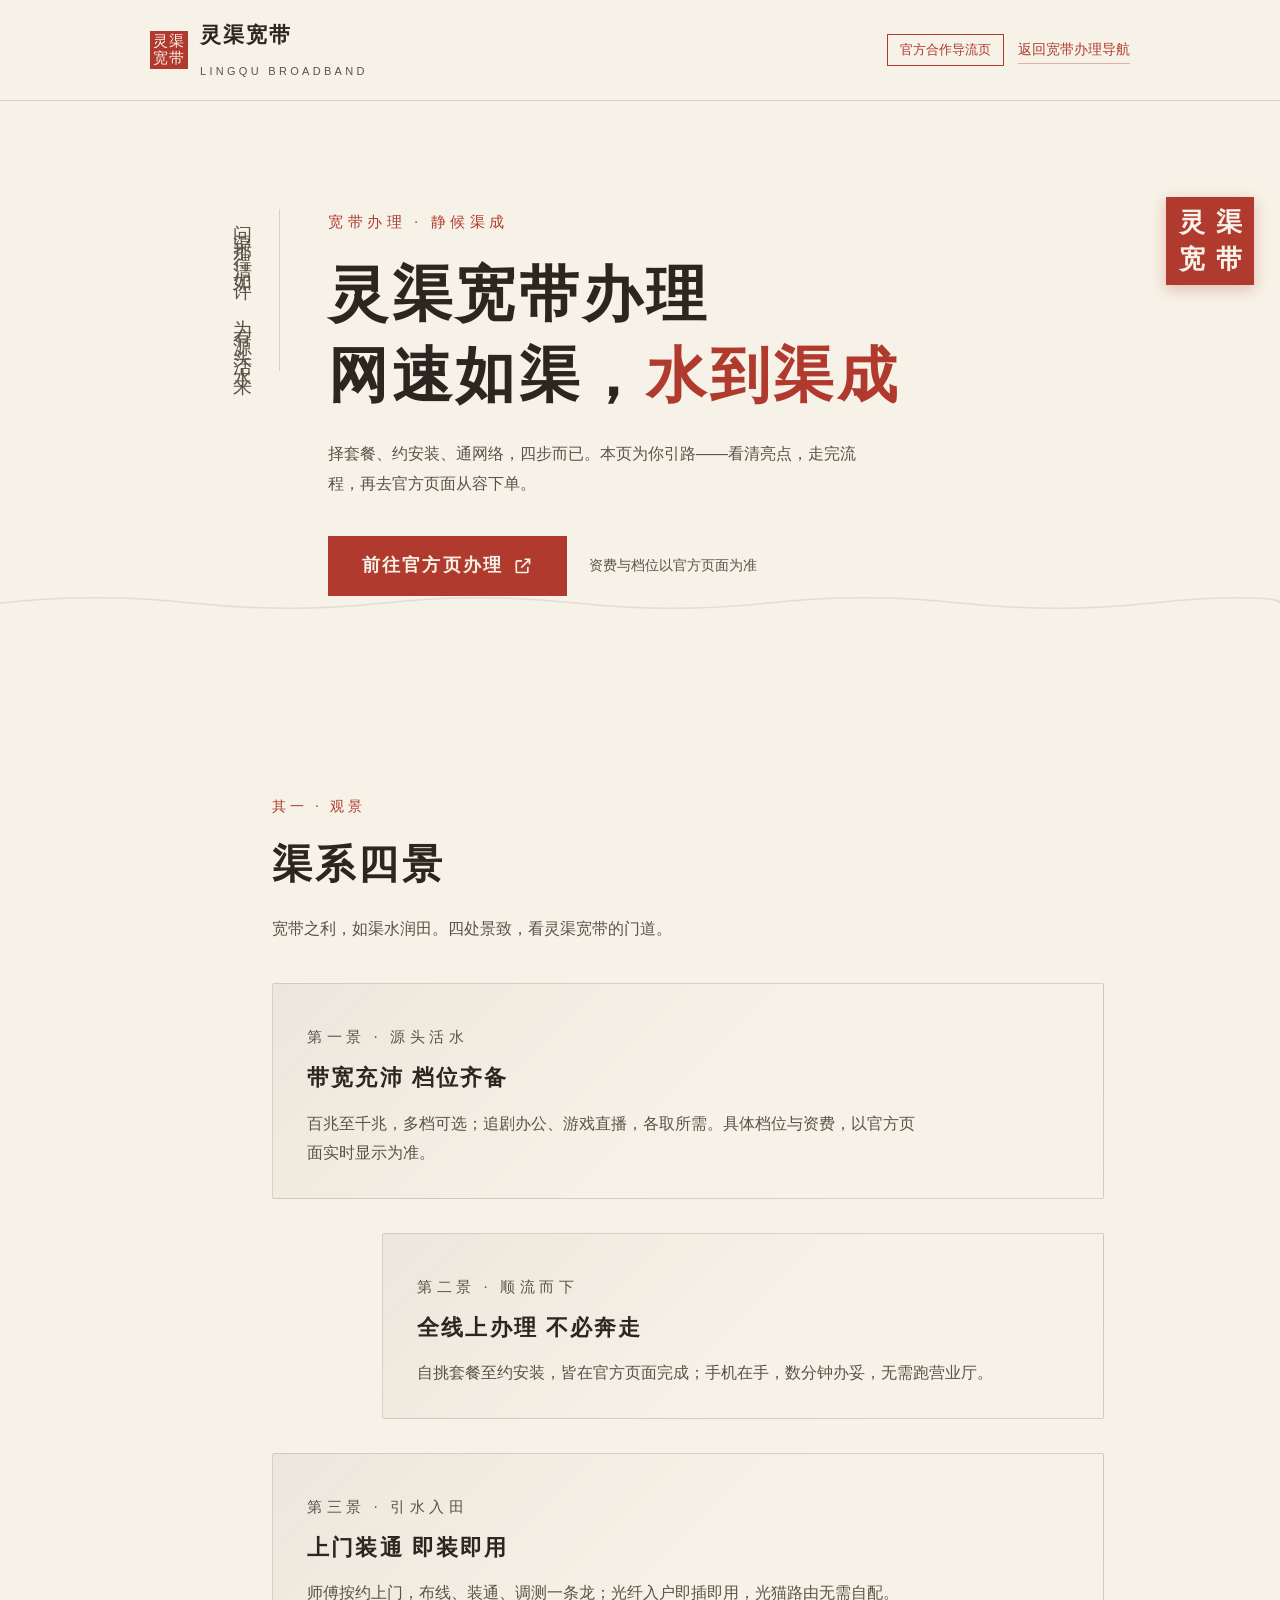
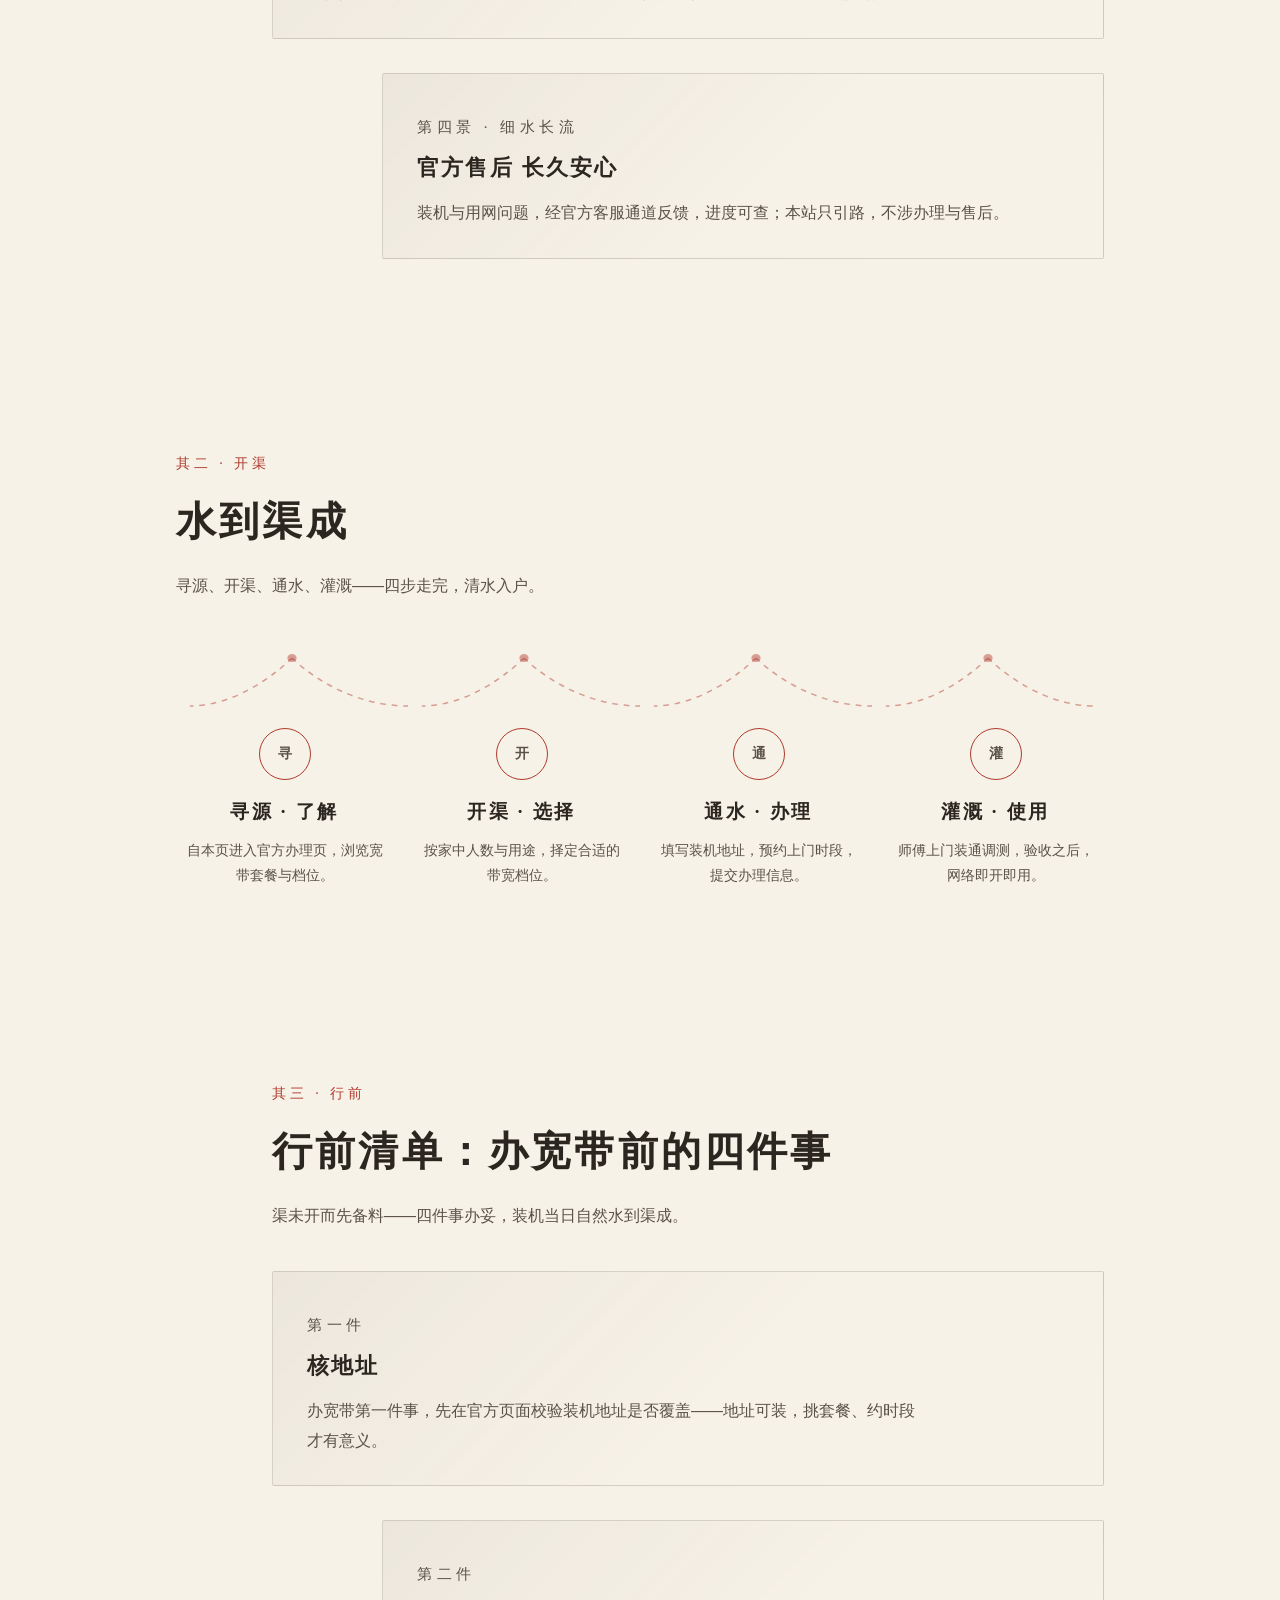
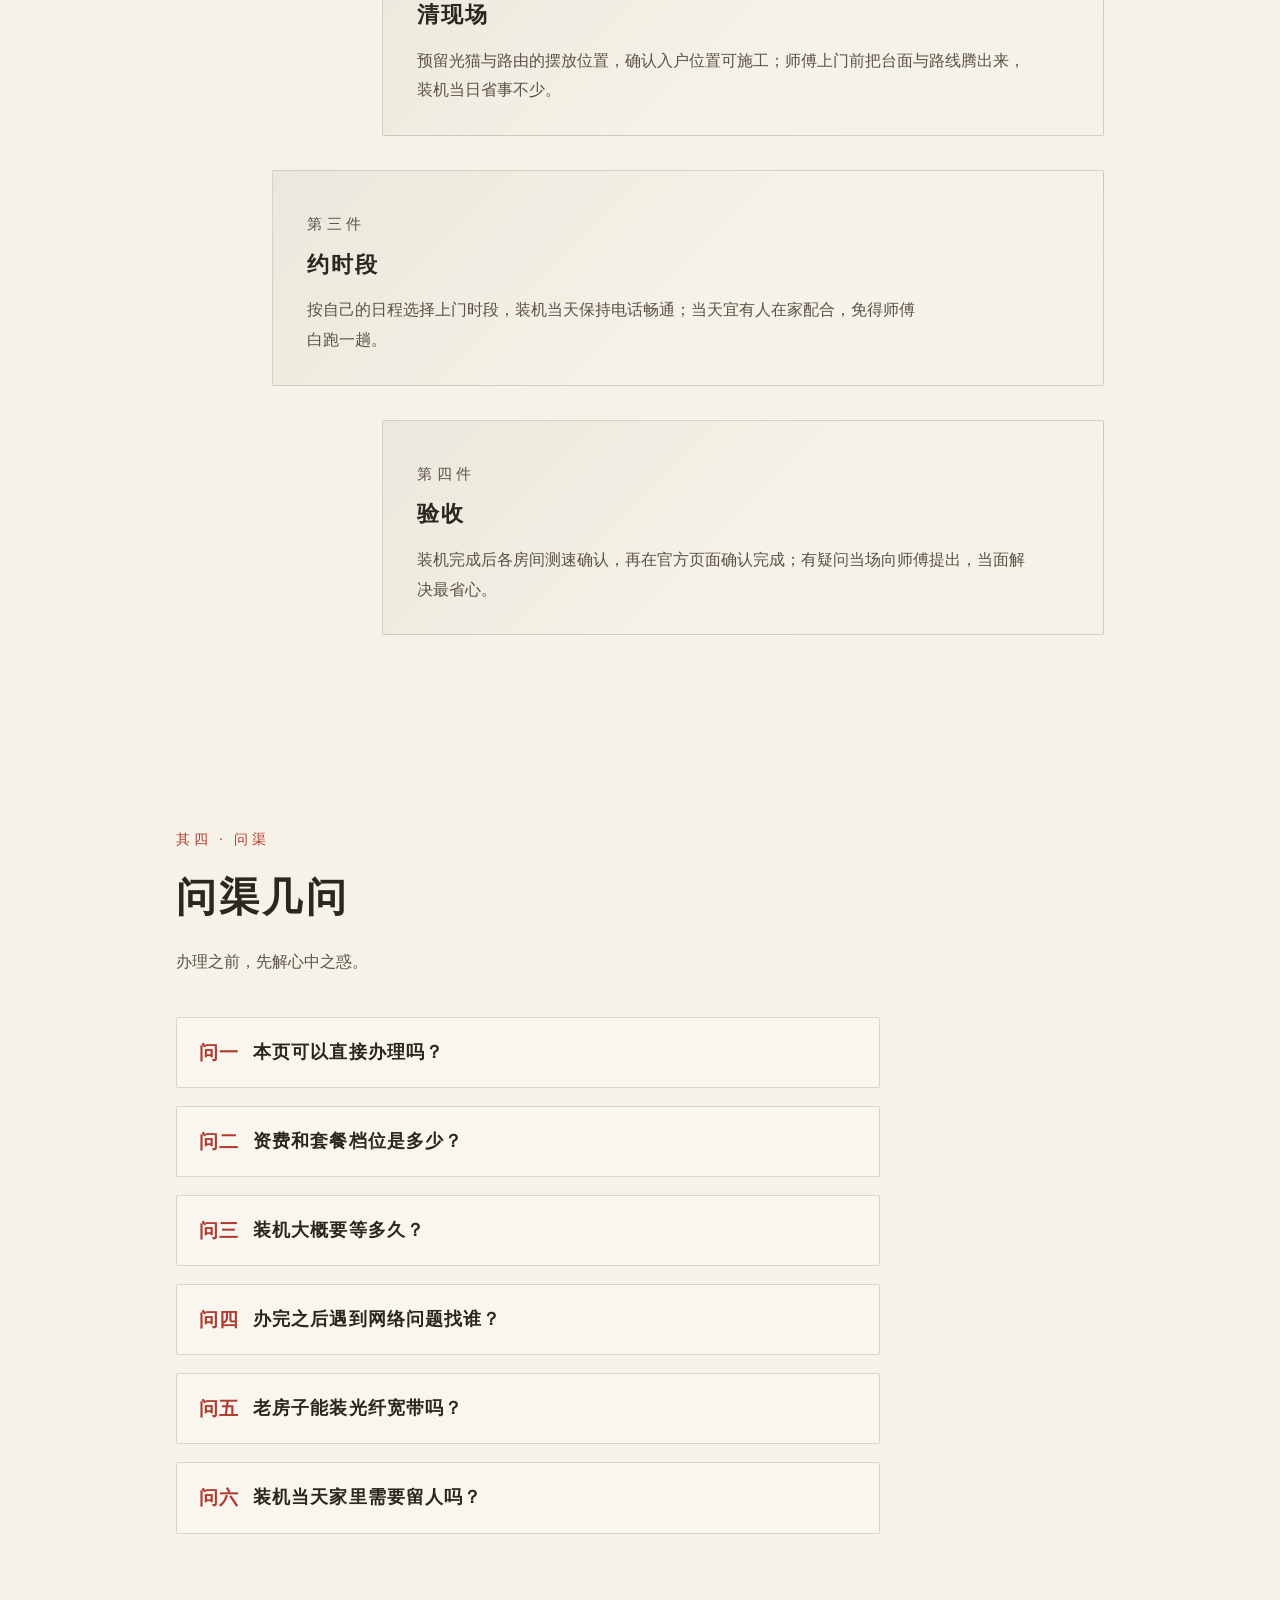
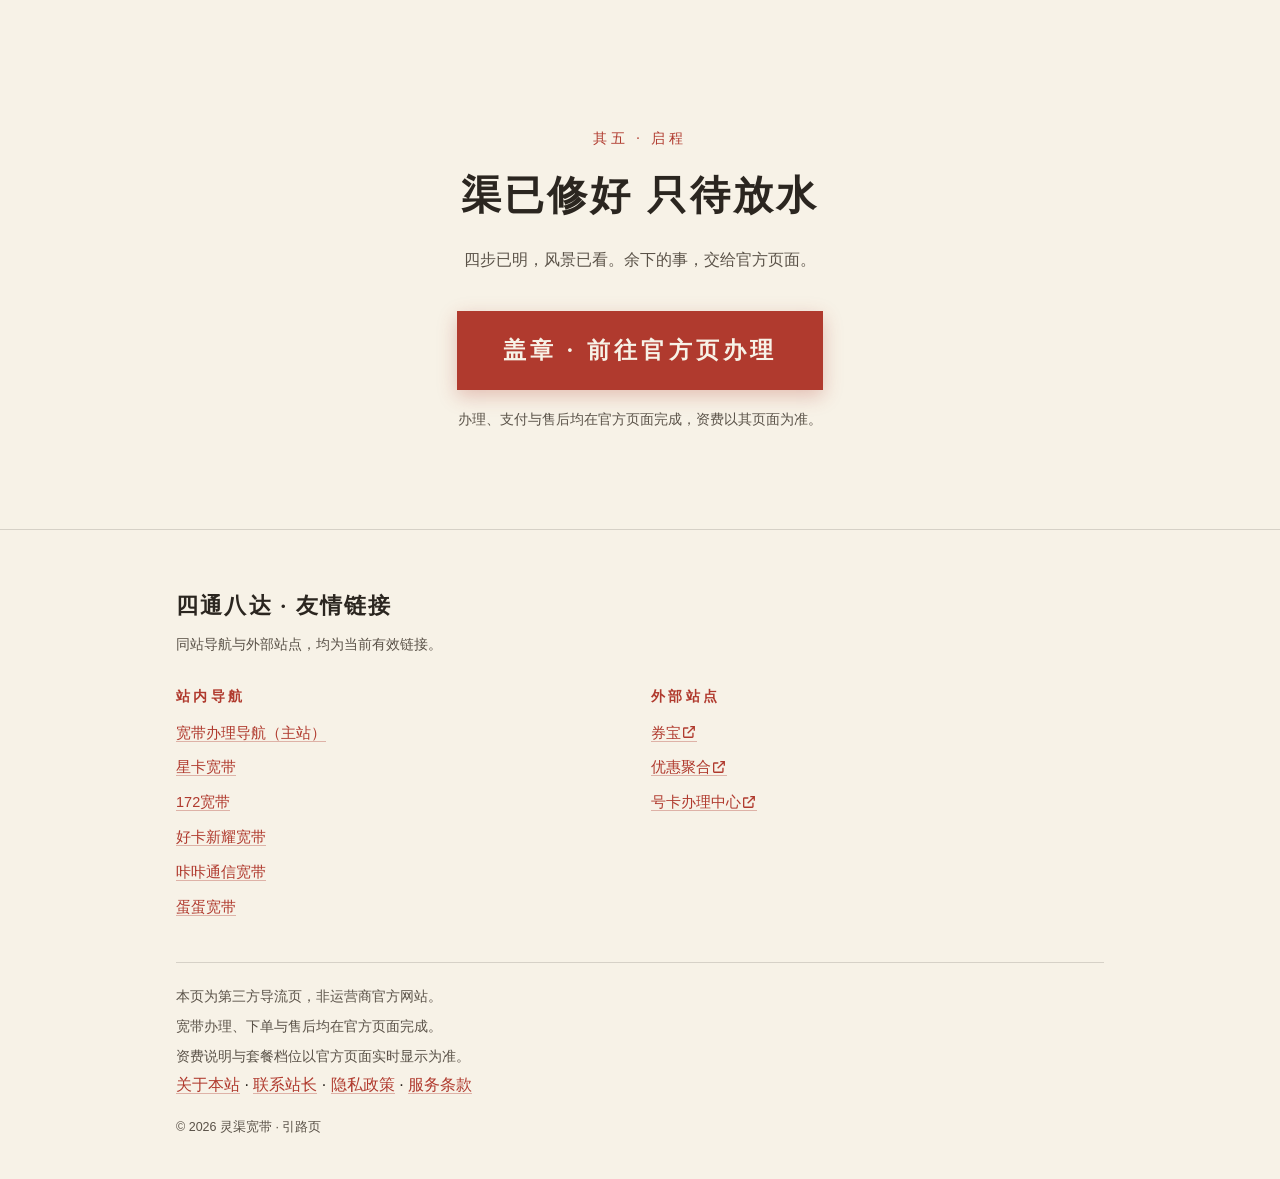
<file: lingqu/index.html>
<!DOCTYPE html>
<html lang="zh-CN">
<head>
<meta charset="UTF-8">
<meta name="viewport" content="width=device-width, initial-scale=1.0">
<title>灵渠宽带办理 - 套餐亮点与在线申请入口</title>
<meta name="description" content="灵渠宽带办理指引：渠系四景看亮点，水到渠成四步办通；在线挑套餐、预约上门安装，覆盖与资费以官方页面为准。">
<meta name="keywords" content="灵渠宽带办理,灵渠宽带套餐,灵渠宽带申请,宽带在线办理,上门安装宽带">
  <meta name="robots" content="index, follow">
  <meta name="author" content="宽带办理导航中心">
  <meta name="datePublished" content="2026-10-22">
  <meta name="dateModified" content="2026-10-22">
<link rel="canonical" href="https://kuandai18.github.io/lingqu/">
<meta property="og:url" content="https://kuandai18.github.io/lingqu/">
<meta property="og:title" content="灵渠宽带办理 - 套餐亮点与在线申请入口">
<meta property="og:description" content="灵渠宽带办理指引：渠系四景看亮点，水到渠成四步办通；在线挑套餐、预约上门安装，覆盖与资费以官方页面为准。">
<meta property="og:type" content="website">
<meta property="og:locale" content="zh_CN">
<meta property="og:site_name" content="宽带办理导航中心">
<meta name="twitter:card" content="summary">
<meta name="twitter:title" content="灵渠宽带办理 - 套餐亮点与在线申请入口">
<meta name="twitter:description" content="灵渠宽带办理指引：渠系四景看亮点，水到渠成四步办通；在线挑套餐、预约上门安装，覆盖与资费以官方页面为准。">
<link rel="icon" type="image/svg+xml" href="./favicon.svg">
<script type="application/ld+json">
{
  "@context": "https://schema.org",
  "@graph": [
    {
      "@type": "Service",
      "name": "灵渠宽带办理",
      "serviceType": "宽带办理",
      "description": "灵渠宽带办理指引：套餐亮点、四步办理流程、常见问答与在线申请入口。",
      "url": "https://kuandai18.github.io/lingqu/",
      "areaServed": { "@type": "Country", "name": "中国" },
      "provider": { "@type": "Organization", "name": "宽带办理导航", "url": "https://kuandai18.github.io/" }
    },
    {
      "@type": "BreadcrumbList",
      "itemListElement": [
        { "@type": "ListItem", "position": 1, "name": "首页", "item": "https://kuandai18.github.io/" },
        { "@type": "ListItem", "position": 2, "name": "灵渠宽带", "item": "https://kuandai18.github.io/lingqu/" }
      ]
    },
    {
      "@type": "FAQPage",
      "mainEntity": [
        {
          "@type": "Question",
          "name": "本页可以直接办理吗？",
          "acceptedAnswer": { "@type": "Answer", "text": "不可。本页是引路页：梳理亮点与流程，帮你认准方向。实际办理、付款与售后均在官方页面进行，请点击页面上的办理入口前往。" }
        },
        {
          "@type": "Question",
          "name": "资费和套餐档位是多少？",
          "acceptedAnswer": { "@type": "Answer", "text": "宽带资费随地区与活动时常调整，为避免信息过期误导，本页不列具体价格。请以前往官方页面后实时显示的档位与资费为准。" }
        },
        {
          "@type": "Question",
          "name": "装机大概要等多久？",
          "acceptedAnswer": { "@type": "Answer", "text": "以官方页面预约时段与当地装维排期为准，具体以官方确认为准。" }
        },
        {
          "@type": "Question",
          "name": "办完之后遇到网络问题找谁？",
          "acceptedAnswer": { "@type": "Answer", "text": "装机与用网问题请经官方客服通道反馈，进度可查。本站仅做信息导航，不参与办理、装机与售后环节。" }
        },
        {
          "@type": "Question",
          "name": "老房子能装光纤宽带吗？",
          "acceptedAnswer": { "@type": "Answer", "text": "多数老小区已完成光纤改造，可在官方页面填写地址查询是否覆盖；未覆盖区域以官方页面答复为准。" }
        },
        {
          "@type": "Question",
          "name": "装机当天家里需要留人吗？",
          "acceptedAnswer": { "@type": "Answer", "text": "需要，师傅上门施工与调测通常要求有人在场配合确认位置并验收，具体安排以官方页面预约为准。" }
        }
      ]
    }
  ]
}
</script>
<style>
/* =====================================================
   灵渠宽带子站 · 水墨中国风主题（宣纸米白 × 墨色 × 朱砂红）
   设计规格来源：design.md §1.3.7 / tasks.md T8.1~T8.7
   ===================================================== */
/* ===== 基础与主题变量 ===== */
:root {
  --c-bg: #F7F2E7;
  --c-ink: #2B2620;
  --c-cinnabar: #B03A2E;
  --c-text-sub: #5A5248;
  --c-line: rgba(43, 38, 32, .16);
  --kai: "Kaiti SC", "STKaiti", "KaiTi", "Songti SC", serif;
  --sans: -apple-system, BlinkMacSystemFont, "PingFang SC", "Hiragino Sans GB", "Microsoft YaHei", "Segoe UI", sans-serif;
  --maxw: 980px;
}
* { margin: 0; padding: 0; box-sizing: border-box; }
html { overflow-x: clip; scroll-behavior: smooth; }
body {
  background: var(--c-bg);
  color: var(--c-ink);
  font-family: var(--sans);
  font-size: 16px;
  line-height: 1.85;
  overflow-x: clip;
}
.wrap { max-width: var(--maxw); margin: 0 auto; padding: 0 26px; }
a { color: var(--c-cinnabar); text-decoration: none; border-bottom: 1px solid rgba(176, 58, 46, .35); }
a:hover { border-bottom-color: var(--c-cinnabar); }
:focus-visible { outline: 2.5px solid var(--c-cinnabar); outline-offset: 3px; }
.skip-link {
  position: absolute; left: -9999px; top: 0; z-index: 999;
  background: var(--c-cinnabar); color: #F7F2E7;
  padding: 10px 18px; font-family: var(--kai); font-size: 15px;
}
.skip-link:focus { left: 12px; top: 12px; }
.icon { width: 1.1em; height: 1.1em; vertical-align: -0.18em; stroke: currentColor; stroke-width: 2; fill: none; }

/* ===== 页头 ===== */
.site-header { border-bottom: 1px solid var(--c-line); }
.header-inner { display: flex; align-items: center; justify-content: space-between; gap: 14px; padding: 16px 0; flex-wrap: wrap; }
.brand { display: flex; align-items: center; gap: 12px; }
.seal-mini {
  width: 38px; height: 38px; background: var(--c-cinnabar); color: #F7F2E7;
  font-family: var(--kai); font-size: 15px; line-height: 1.15; flex: none;
  display: flex; align-items: center; justify-content: center;
  text-align: center; letter-spacing: .04em;
}
.brand-name { font-family: var(--kai); font-weight: 700; font-size: 21px; letter-spacing: .1em; }
.brand-sub { font-size: 11px; letter-spacing: .3em; color: var(--c-text-sub); }
.header-actions { display: flex; align-items: center; gap: 14px; flex-wrap: wrap; }
.badge-official {
  border: 1px solid var(--c-cinnabar); color: var(--c-cinnabar);
  font-family: var(--kai); font-size: 13px; padding: 3px 12px; white-space: nowrap;
}
.back-home { font-size: 14px; }

/* ===== 水波纹分隔（SVG 内联，装饰） ===== */
.wave-line { display: block; width: 100%; height: 14px; color: rgba(43, 38, 32, .1); }

/* ===== Hero：宣纸留白 + 楷体大标题 + 朱砂方印 + 竖排副题 ===== */
.hero { position: relative; padding: 88px 0 72px; overflow: hidden; }
.hero-inner { display: grid; grid-template-columns: 1fr; gap: 36px; align-items: start; }
@media (min-width: 768px) { .hero-inner { grid-template-columns: 104px 1fr; gap: 48px; } }
.hero-vertical {
  writing-mode: vertical-rl; font-family: var(--kai); font-size: 19px;
  letter-spacing: .5em; color: var(--c-text-sub); height: fit-content;
  border-right: 1px solid var(--c-line); padding-right: 18px;
}
.hero-kicker { font-family: var(--kai); color: var(--c-cinnabar); letter-spacing: .3em; font-size: 15px; margin-bottom: 18px; }
.hero h1 {
  font-family: var(--kai); font-weight: 700;
  font-size: clamp(2.2rem, 7vw, 3.75rem); line-height: 1.35; letter-spacing: .06em;
}
.hero h1 em { font-style: normal; color: var(--c-cinnabar); }
.hero-lede { max-width: 34em; margin-top: 22px; color: var(--c-text-sub); }
.hero-actions { display: flex; align-items: center; gap: 22px; margin-top: 38px; flex-wrap: wrap; }
.btn-cinnabar {
  display: inline-flex; align-items: center; gap: 10px;
  background: var(--c-cinnabar); color: #F7F2E7;
  font-family: var(--kai); font-weight: 700; font-size: 18px; letter-spacing: .12em;
  padding: 13px 34px; border: none; border-bottom: none;
  transition: background-color .18s ease;
}
.btn-cinnabar:hover { background: #8F2F25; border-bottom: none; }
.hero-note { font-size: 13.5px; color: var(--c-text-sub); }
/* 朱砂方印：篆意四字 2×2 排布，JS 盖印入场 */
.seal {
  width: 88px; height: 88px; background: var(--c-cinnabar); color: #F7F2E7;
  font-family: var(--kai); font-size: 26px; font-weight: 700;
  display: grid; grid-template-columns: 1fr 1fr; place-items: center;
  padding: 8px; gap: 2px; box-shadow: 0 4px 14px rgba(176, 58, 46, .3);
  margin-top: 40px; justify-self: start;
}
.seal span { display: block; line-height: 1; }
.hero-seal { position: relative; }
@media (min-width: 768px) { .hero-seal { position: absolute; right: 26px; top: 96px; margin-top: 0; } }

/* ===== 区块通用：非对称留白 + 卷轴展开 ===== */
.section { padding: 76px 0; }
.section-head { margin-bottom: 40px; }
.section-tag { font-family: var(--kai); color: var(--c-cinnabar); letter-spacing: .28em; font-size: 14px; }
.section h2 { font-family: var(--kai); font-weight: 700; font-size: clamp(1.7rem, 4.5vw, 2.5rem); letter-spacing: .08em; margin-top: 8px; }
.section-desc { color: var(--c-text-sub); margin-top: 12px; max-width: 34em; }
/* 非对称留白：偶数区块右移形成错落 */
.section-alt .wrap { padding-left: calc(26px + 6vw); }
@media (min-width: 1024px) { .section-alt .wrap { padding-left: calc(26px + 96px); } }

/* 卷轴展开（html.js 白屏防护：仅 JS 时先隐藏，禁 JS 完整可见） */
html.js .reveal { clip-path: inset(0 0 100% 0); opacity: .001; }
html.js .reveal.shown { clip-path: inset(0 0 0 0); opacity: 1; transition: clip-path 1.2s ease-out, opacity .5s ease-out; }

/* ===== 渠系四景：横向水墨卡纵向错落 ===== */
.scenery-list { display: grid; gap: 34px; }
.scenery {
  border: 1px solid var(--c-line); border-radius: 2px;
  padding: 30px 34px; position: relative;
  background: linear-gradient(135deg, rgba(43, 38, 32, .05), rgba(43, 38, 32, 0) 55%);
}
.scenery:nth-child(even) { margin-left: min(9vw, 110px); }
.scenery-no { font-family: var(--kai); color: var(--c-cinnabar); font-size: 15px; letter-spacing: .3em; }
.scenery h3 { font-family: var(--kai); font-weight: 700; font-size: 22px; letter-spacing: .1em; margin-top: 6px; }
.scenery p { color: var(--c-text-sub); margin-top: 10px; max-width: 38em; }

/* ===== 水到渠成：SVG 曲线水道四步 ===== */
.channel-flow { position: relative; padding: 10px 0 0; }
.channel-svg { display: block; width: 100%; height: 64px; color: rgba(176, 58, 46, .45); overflow: visible; }
.channel-steps { display: grid; grid-template-columns: repeat(2, 1fr); gap: 26px 20px; margin-top: 6px; }
@media (min-width: 768px) { .channel-steps { grid-template-columns: repeat(4, 1fr); } }
.channel-step { text-align: center; padding: 0 6px; }
.channel-dot {
  width: 52px; height: 52px; margin: 0 auto; border-radius: 50%;
  border: 1.5px solid var(--c-cinnabar); color: var(--c-cinnabar);
  font-family: var(--kai); font-size: 20px; font-weight: 700;
  display: flex; align-items: center; justify-content: center;
  background: var(--c-bg);
}
.channel-step h3 { font-family: var(--kai); font-weight: 700; font-size: 19px; letter-spacing: .14em; margin-top: 14px; }
.channel-step p { font-size: 14px; color: var(--c-text-sub); margin-top: 8px; }

/* ===== 问渠 FAQ ===== */
.faq-list { display: grid; gap: 18px; max-width: 44em; }
.faq-item { border: 1px solid var(--c-line); border-radius: 2px; background: rgba(255, 255, 255, .32); }
.faq-item summary {
  display: flex; align-items: center; gap: 14px; padding: 17px 22px;
  cursor: pointer; list-style: none;
  font-family: var(--kai); font-weight: 700; font-size: 18px; letter-spacing: .06em;
}
.faq-item summary::-webkit-details-marker { display: none; }
.faq-q { color: var(--c-cinnabar); font-family: var(--kai); flex: none; font-size: 19px; }
.faq-body { padding: 0 22px 18px 55px; color: var(--c-text-sub); font-size: 15px; }

/* ===== 印章式底部 CTA ===== */
.cta-final { text-align: center; padding: 88px 0; }
.cta-final .section-head { margin-bottom: 0; }
.cta-final .section-desc { margin-left: auto; margin-right: auto; }
.btn-seal {
  display: inline-flex; align-items: center; gap: 12px;
  background: var(--c-cinnabar); color: #F7F2E7;
  font-family: var(--kai); font-weight: 700; font-size: clamp(1.2rem, 3vw, 1.45rem);
  letter-spacing: .18em; padding: 18px 46px; margin-top: 36px;
  border: none; border-bottom: none;
  box-shadow: 0 6px 18px rgba(176, 58, 46, .28);
}
.btn-seal:hover { background: #8F2F25; border-bottom: none; }
.cta-note { margin-top: 18px; font-size: 13.5px; color: var(--c-text-sub); }

/* ===== 友链页脚 ===== */
.footer { border-top: 1px solid var(--c-line); padding: 56px 0 40px; }
.footer h2 { font-family: var(--kai); font-weight: 700; font-size: 22px; letter-spacing: .1em; }
.footer-sub { color: var(--c-text-sub); font-size: 13.5px; margin: 6px 0 26px; }
.link-groups { display: grid; grid-template-columns: 1fr; gap: 22px; }
@media (min-width: 768px) { .link-groups { grid-template-columns: repeat(2, 1fr); } }
.link-groups h3 { font-family: var(--kai); font-size: 14px; letter-spacing: .24em; color: var(--c-cinnabar); margin-bottom: 10px; }
.footer ul { list-style: none; }
.footer li { margin: 8px 0; font-size: 14.5px; }
.footer-note { margin-top: 34px; padding-top: 22px; border-top: 1px solid var(--c-line); display: grid; gap: 5px; font-size: 13.5px; color: var(--c-text-sub); }
.footer-copy { margin-top: 16px; font-size: 12.5px; color: var(--c-text-sub); }

/* ===== 响应式断点 ===== */
@media (min-width: 1024px) { .hero { padding: 108px 0 88px; } .section { padding: 96px 0; } }
@media (min-width: 1440px) { :root { --maxw: 1040px; } }

/* ===== 动效降级（prefers-reduced-motion：直接呈现终态） ===== */
@media (prefers-reduced-motion: reduce) {
  html { scroll-behavior: auto; }
  html.js .reveal, html.js .reveal.shown { clip-path: none; opacity: 1; transition: none; }
  html.js .seal { animation: none; transform: none; opacity: 1; }
  .btn-cinnabar, .btn-seal { transition: none; }
}

/* 盖印入场动画（JS 挂 html.js 后生效） */
html.js .seal { opacity: 0; }
html.js .seal.stamped { animation: stamp .5s cubic-bezier(.2, 1.4, .4, 1) forwards; }
@keyframes stamp {
  from { opacity: 0; transform: scale(1.6) rotate(-8deg); }
  to { opacity: 1; transform: scale(1) rotate(0); }
}
</style>
</head>
<body>
<!-- ===== 全站 SVG 图标 sprite（线性风格，装饰性 aria-hidden） ===== -->
<svg style="display:none" aria-hidden="true">
  <symbol id="i-external" viewBox="0 0 24 24"><path d="M14 4h6v6M20 4L10 14M18 13v6a1 1 0 0 1-1 1H5a1 1 0 0 1-1-1V7a1 1 0 0 1 1-1h6"/></symbol>
  <symbol id="i-map-pin" viewBox="0 0 24 24"><path d="M20 10c0 6-8 12-8 12S4 16 4 10a8 8 0 0 1 16 0zM12 12a2.5 2.5 0 1 0 0-5 2.5 2.5 0 0 0 0 5z"/></symbol>
  <symbol id="i-clock" viewBox="0 0 24 24"><circle cx="12" cy="12" r="9"/><path d="M12 7v5l3.5 2"/></symbol>
  <symbol id="i-shield" viewBox="0 0 24 24"><path d="M12 3l8 3v6c0 5-3.5 8-8 9-4.5-1-8-4-8-9V6l8-3z"/></symbol>
</svg>
<a title="跳到主内容" class="skip-link" href="#main">跳到主内容</a>

<!-- ===== 页头（FR-011 返回主站 / FR-014 官方合作导流徽标） ===== -->
<header class="site-header">
  <div class="wrap header-inner">
    <div class="brand">
      <span class="seal-mini" aria-hidden="true">灵渠<br>宽带</span>
      <span>
        <span class="brand-name">灵渠宽带</span><br>
        <span class="brand-sub">LINGQU BROADBAND</span>
      </span>
    </div>
    <div class="header-actions">
      <span class="badge-official">官方合作导流页</span>
      <a title="返回宽带办理导航" class="back-home" href="../index.html">返回宽带办理导航</a>
    </div>
  </div>
</header>

<main id="main">
<!-- ===== Hero：楷体大标题 + 朱砂方印 + 竖排副题（FR-008 首屏 CTA） ===== -->
<section class="hero" aria-labelledby="hero-title">
  <div class="wrap hero-inner">
    <p class="hero-vertical" aria-hidden="true">问渠那得清如许，为有源头活水来</p>
    <div class="hero-copy">
      <p class="hero-kicker">宽带办理 · 静候渠成</p>
      <h1 id="hero-title">灵渠宽带办理<br>网速如渠，<em>水到渠成</em></h1>
      <p class="hero-lede">择套餐、约安装、通网络，四步而已。本页为你引路——看清亮点，走完流程，再去官方页面从容下单。</p>
      <div class="hero-actions">
        <a title="前往官方页办理" class="btn-cinnabar" data-channel="lingqu" href="https://lingqu.87haoka.cn/shop#/?indexFirstGroup=4&amp;promoCode=Cf3HUSBk" target="_blank" rel="sponsored nofollow noopener">前往官方页办理<svg class="icon" aria-hidden="true"><use href="#i-external"/></svg></a>
        <span class="hero-note">资费与档位以官方页面为准</span>
      </div>
      <div class="seal hero-seal" aria-hidden="true">
        <span>灵</span><span>渠</span><span>宽</span><span>带</span>
      </div>
    </div>
  </div>
  <svg class="wave-line" aria-hidden="true" viewBox="0 0 600 14" preserveAspectRatio="none"><path d="M0 7c30-7 60-7 90 0s60 7 90 0 60-7 90 0 60 7 90 0 60-7 90 0 60 7 90 0 60-7 60 0" fill="none" stroke="currentColor" stroke-width="1.5"/></svg>
</section>

<!-- ===== 渠系四景（FR-007/012 亮点 ≥3 条、FR-006 无虚构资费） ===== -->
<section class="section section-alt reveal" id="scenery" aria-labelledby="h-scenery">
  <div class="wrap">
    <div class="section-head">
      <p class="section-tag">其一 · 观景</p>
      <h2 id="h-scenery">渠系四景</h2>
      <p class="section-desc">宽带之利，如渠水润田。四处景致，看灵渠宽带的门道。</p>
    </div>
    <div class="scenery-list">
      <article class="scenery">
        <p class="scenery-no">第一景 · 源头活水</p>
        <h3>带宽充沛 档位齐备</h3>
        <p>百兆至千兆，多档可选；追剧办公、游戏直播，各取所需。具体档位与资费，以官方页面实时显示为准。</p>
      </article>
      <article class="scenery">
        <p class="scenery-no">第二景 · 顺流而下</p>
        <h3>全线上办理 不必奔走</h3>
        <p>自挑套餐至约安装，皆在官方页面完成；手机在手，数分钟办妥，无需跑营业厅。</p>
      </article>
      <article class="scenery">
        <p class="scenery-no">第三景 · 引水入田</p>
        <h3>上门装通 即装即用</h3>
        <p>师傅按约上门，布线、装通、调测一条龙；光纤入户即插即用，光猫路由无需自配。</p>
      </article>
      <article class="scenery">
        <p class="scenery-no">第四景 · 细水长流</p>
        <h3>官方售后 长久安心</h3>
        <p>装机与用网问题，经官方客服通道反馈，进度可查；本站只引路，不涉办理与售后。</p>
      </article>
    </div>
  </div>
</section>

<!-- ===== 水到渠成：四步流程（FR-007 流程 ≥3 步） ===== -->
<section class="section reveal" id="flow" aria-labelledby="h-flow">
  <div class="wrap">
    <div class="section-head">
      <p class="section-tag">其二 · 开渠</p>
      <h2 id="h-flow">水到渠成</h2>
      <p class="section-desc">寻源、开渠、通水、灌溉——四步走完，清水入户。</p>
    </div>
    <div class="channel-flow">
      <svg class="channel-svg" aria-hidden="true" viewBox="0 0 800 64" preserveAspectRatio="none">
        <path d="M100 8C100 8 60 56 12 56M100 8C100 8 140 56 200 56M300 8C300 8 260 56 212 56M300 8C300 8 340 56 400 56M500 8C500 8 460 56 412 56M500 8C500 8 540 56 600 56M700 8C700 8 660 56 612 56M700 8C700 8 740 56 792 56" fill="none" stroke="currentColor" stroke-width="1.5" stroke-dasharray="5 5"/>
        <circle cx="100" cy="8" r="4" fill="currentColor"/>
        <circle cx="300" cy="8" r="4" fill="currentColor"/>
        <circle cx="500" cy="8" r="4" fill="currentColor"/>
        <circle cx="700" cy="8" r="4" fill="currentColor"/>
      </svg>
      <div class="channel-steps">
        <div class="channel-step">
          <p class="channel-dot" aria-hidden="true">寻</p>
          <h3>寻源 · 了解</h3>
          <p>自本页进入官方办理页，浏览宽带套餐与档位。</p>
        </div>
        <div class="channel-step">
          <p class="channel-dot" aria-hidden="true">开</p>
          <h3>开渠 · 选择</h3>
          <p>按家中人数与用途，择定合适的带宽档位。</p>
        </div>
        <div class="channel-step">
          <p class="channel-dot" aria-hidden="true">通</p>
          <h3>通水 · 办理</h3>
          <p>填写装机地址，预约上门时段，提交办理信息。</p>
        </div>
        <div class="channel-step">
          <p class="channel-dot" aria-hidden="true">灌</p>
          <h3>灌溉 · 使用</h3>
          <p>师傅上门装通调测，验收之后，网络即开即用。</p>
        </div>
      </div>
    </div>
  </div>
</section>

<!-- ===== 行前清单：办宽带前的四件事（Phase B 内容增强，插在流程与 FAQ 之间） ===== -->
<section class="section section-alt reveal" id="checklist" aria-labelledby="h-checklist">
  <div class="wrap">
    <div class="section-head">
      <p class="section-tag">其三 · 行前</p>
      <h2 id="h-checklist">行前清单：办宽带前的四件事</h2>
      <p class="section-desc">渠未开而先备料——四件事办妥，装机当日自然水到渠成。</p>
    </div>
    <div class="scenery-list">
      <article class="scenery">
        <p class="scenery-no">第一件</p>
        <h3>核地址</h3>
        <p>办宽带第一件事，先在官方页面校验装机地址是否覆盖——地址可装，挑套餐、约时段才有意义。</p>
      </article>
      <article class="scenery">
        <p class="scenery-no">第二件</p>
        <h3>清现场</h3>
        <p>预留光猫与路由的摆放位置，确认入户位置可施工；师傅上门前把台面与路线腾出来，装机当日省事不少。</p>
      </article>
      <article class="scenery">
        <p class="scenery-no">第三件</p>
        <h3>约时段</h3>
        <p>按自己的日程选择上门时段，装机当天保持电话畅通；当天宜有人在家配合，免得师傅白跑一趟。</p>
      </article>
      <article class="scenery">
        <p class="scenery-no">第四件</p>
        <h3>验收</h3>
        <p>装机完成后各房间测速确认，再在官方页面确认完成；有疑问当场向师傅提出，当面解决最省心。</p>
      </article>
    </div>
  </div>
</section>

<!-- ===== 问渠：FAQ（FR-013 ≥3 问） ===== -->
<section class="section reveal" id="faq" aria-labelledby="h-faq">
  <div class="wrap">
    <div class="section-head">
      <p class="section-tag">其四 · 问渠</p>
      <h2 id="h-faq">问渠几问</h2>
      <p class="section-desc">办理之前，先解心中之惑。</p>
    </div>
    <div class="faq-list">
      <details class="faq-item">
        <summary><span class="faq-q" aria-hidden="true">问一</span>本页可以直接办理吗？</summary>
        <div class="faq-body">不可。本页是引路页：梳理亮点与流程，帮你认准方向。实际办理、付款与售后均在官方页面进行，请点击页面上的办理入口前往。</div>
      </details>
      <details class="faq-item">
        <summary><span class="faq-q" aria-hidden="true">问二</span>资费和套餐档位是多少？</summary>
        <div class="faq-body">宽带资费随地区与活动时常调整，为避免信息过期误导，本页不列具体价格。请以前往官方页面后实时显示的档位与资费为准。</div>
      </details>
      <details class="faq-item">
        <summary><span class="faq-q" aria-hidden="true">问三</span>装机大概要等多久？</summary>
        <div class="faq-body">以官方页面预约时段与当地装维排期为准，具体以官方确认为准。</div>
      </details>
      <details class="faq-item">
        <summary><span class="faq-q" aria-hidden="true">问四</span>办完之后遇到网络问题找谁？</summary>
        <div class="faq-body">装机与用网问题请经官方客服通道反馈，进度可查。本站仅做信息导航，不参与办理、装机与售后环节。</div>
      </details>
      <details class="faq-item">
        <summary><span class="faq-q" aria-hidden="true">问五</span>老房子能装光纤宽带吗？</summary>
        <div class="faq-body">多数老小区已完成光纤改造，可在官方页面填写地址查询是否覆盖；未覆盖区域以官方页面答复为准。</div>
      </details>
      <details class="faq-item">
        <summary><span class="faq-q" aria-hidden="true">问六</span>装机当天家里需要留人吗？</summary>
        <div class="faq-body">需要，师傅上门施工与调测通常要求有人在场配合确认位置并验收，具体安排以官方页面预约为准。</div>
      </details>
    </div>
  </div>
</section>

<!-- ===== 印章式底部 CTA（FR-008 第二处 CTA 入口） ===== -->
<section class="section cta-final reveal" aria-labelledby="h-cta">
  <div class="wrap">
    <div class="section-head">
      <p class="section-tag">其五 · 启程</p>
      <h2 id="h-cta">渠已修好 只待放水</h2>
      <p class="section-desc">四步已明，风景已看。余下的事，交给官方页面。</p>
    </div>
    <a title="盖章 前往官方页办理" class="btn-seal" data-channel="lingqu" href="https://lingqu.87haoka.cn/shop#/?indexFirstGroup=4&amp;promoCode=Cf3HUSBk" target="_blank" rel="sponsored nofollow noopener">盖章 · 前往官方页办理</a>
    <p class="cta-note">办理、支付与售后均在官方页面完成，资费以其页面为准。</p>
  </div>
</section>
</main>

<!-- ===== 友链页脚（FR-015/FR-016/FR-017） ===== -->
<footer class="footer">
  <div class="wrap">
    <h2>四通八达 · 友情链接</h2>
    <p class="footer-sub">同站导航与外部站点，均为当前有效链接。</p>
    <nav class="link-groups" aria-label="友情链接">
      <section aria-label="站内导航">
        <h3>站内导航</h3>
        <ul>
          <li><a title="宽带办理导航（主站）" href="../index.html">宽带办理导航（主站）</a></li>
          <li><a title="星卡宽带" href="../xingka/index.html">星卡宽带</a></li>
          <li><a title="172宽带" href="../r172/index.html">172宽带</a></li>
          <li><a title="好卡新耀宽带" href="../xinyao/index.html">好卡新耀宽带</a></li>
          <li><a title="咔咔通信宽带" href="../kaka/index.html">咔咔通信宽带</a></li>
          <li><a title="蛋蛋宽带" href="../dandan/index.html">蛋蛋宽带</a></li>
        </ul>
      </section>
      <section aria-label="外部站点">
        <h3>外部站点</h3>
        <ul>
          <li><a title="券宝" href="https://jdjdndn.github.io/" target="_blank" rel="noopener">券宝<svg class="icon icon-xs" aria-hidden="true"><use href="#i-external"/></svg></a></li>
          <li><a title="优惠聚合" href="https://wcbblll.cc" target="_blank" rel="noopener">优惠聚合<svg class="icon icon-xs" aria-hidden="true"><use href="#i-external"/></svg></a></li>
          <li><a title="号卡办理中心" href="https://dlhaoka.com" target="_blank" rel="noopener">号卡办理中心<svg class="icon icon-xs" aria-hidden="true"><use href="#i-external"/></svg></a></li>
        </ul>
      </section>
    </nav>
    <div class="footer-note">
      <p>本页为第三方导流页，非运营商官方网站。</p>
      <p>宽带办理、下单与售后均在官方页面完成。</p>
      <p>资费说明与套餐档位以官方页面实时显示为准。</p>
    </div>
    <p class="footer-legal">
      <a title="关于本站" href="../index.html#about">关于本站</a> · <a title="联系站长" href="../index.html#contact">联系站长</a> · <a title="隐私政策" href="../index.html#privacy">隐私政策</a> · <a title="服务条款" href="../index.html#terms">服务条款</a>
    </p>
    <p class="footer-copy">© 2026 灵渠宽带 · 引路页</p>
  </div>
</footer>

<script src="../data.js" defer></script>
<script>
document.documentElement.classList.add('js');
(function () {
  'use strict';
  /* 卷轴展开：区块进入视口时依次呈现（无 IO 时直接展开，白屏防护） */
  var reveals = document.querySelectorAll('.reveal');
  if ('IntersectionObserver' in window) {
    /* 注意：新 Chromium 的 IO 会把 clip-path 计入交集——初始裁空态会使
       isIntersecting 恒为 false 造成死锁。故改用 boundingClientRect
       （不受裁剪影响）与视口手动求交，语义等价且跨浏览器一致。 */
    var io = new IntersectionObserver(function (entries) {
      entries.forEach(function (e) {
        var r = e.boundingClientRect;
        if (r.top < window.innerHeight && r.bottom > 0) {
          e.target.classList.add('shown');
          io.unobserve(e.target);
        }
      });
    }, { threshold: 0 });
    reveals.forEach(function (el) { io.observe(el); });
  } else {
    reveals.forEach(function (el) { el.classList.add('shown'); });
  }
  /* 盖印动画：印章进入视口时落下 */
  var seals = document.querySelectorAll('.seal');
  if ('IntersectionObserver' in window) {
    var so = new IntersectionObserver(function (entries) {
      entries.forEach(function (e) {
        if (e.isIntersecting) { e.target.classList.add('stamped'); so.unobserve(e.target); }
      });
    }, { threshold: 0.4 });
    seals.forEach(function (el) { so.observe(el); });
  } else {
    seals.forEach(function (el) { el.classList.add('stamped'); });
  }
  /* data.js 一致性自检（只读比对，不一致仅告警，不渲染） */
  window.addEventListener('load', function () {
    try {
      var list = window.kuandaiList || [];
      var me = null;
      for (var i = 0; i < list.length; i++) {
        if (list[i] && list[i].name === '灵渠宽带') { me = list[i]; break; }
      }
      var cta = document.querySelector('[data-channel="lingqu"]');
      if (!me) { console.warn('lingqu: data.js 中未找到「灵渠宽带」条目，请检查 ../data.js'); return; }
      if (cta && me.url && cta.href !== me.url) { console.warn('lingqu: 办理链接与 data.js 不一致，请同步：' + me.url); }
    } catch (err) {
      console.warn('lingqu: data.js 自检失败', err);
    }
  });
})();
</script>
</body>
</html>
</file>
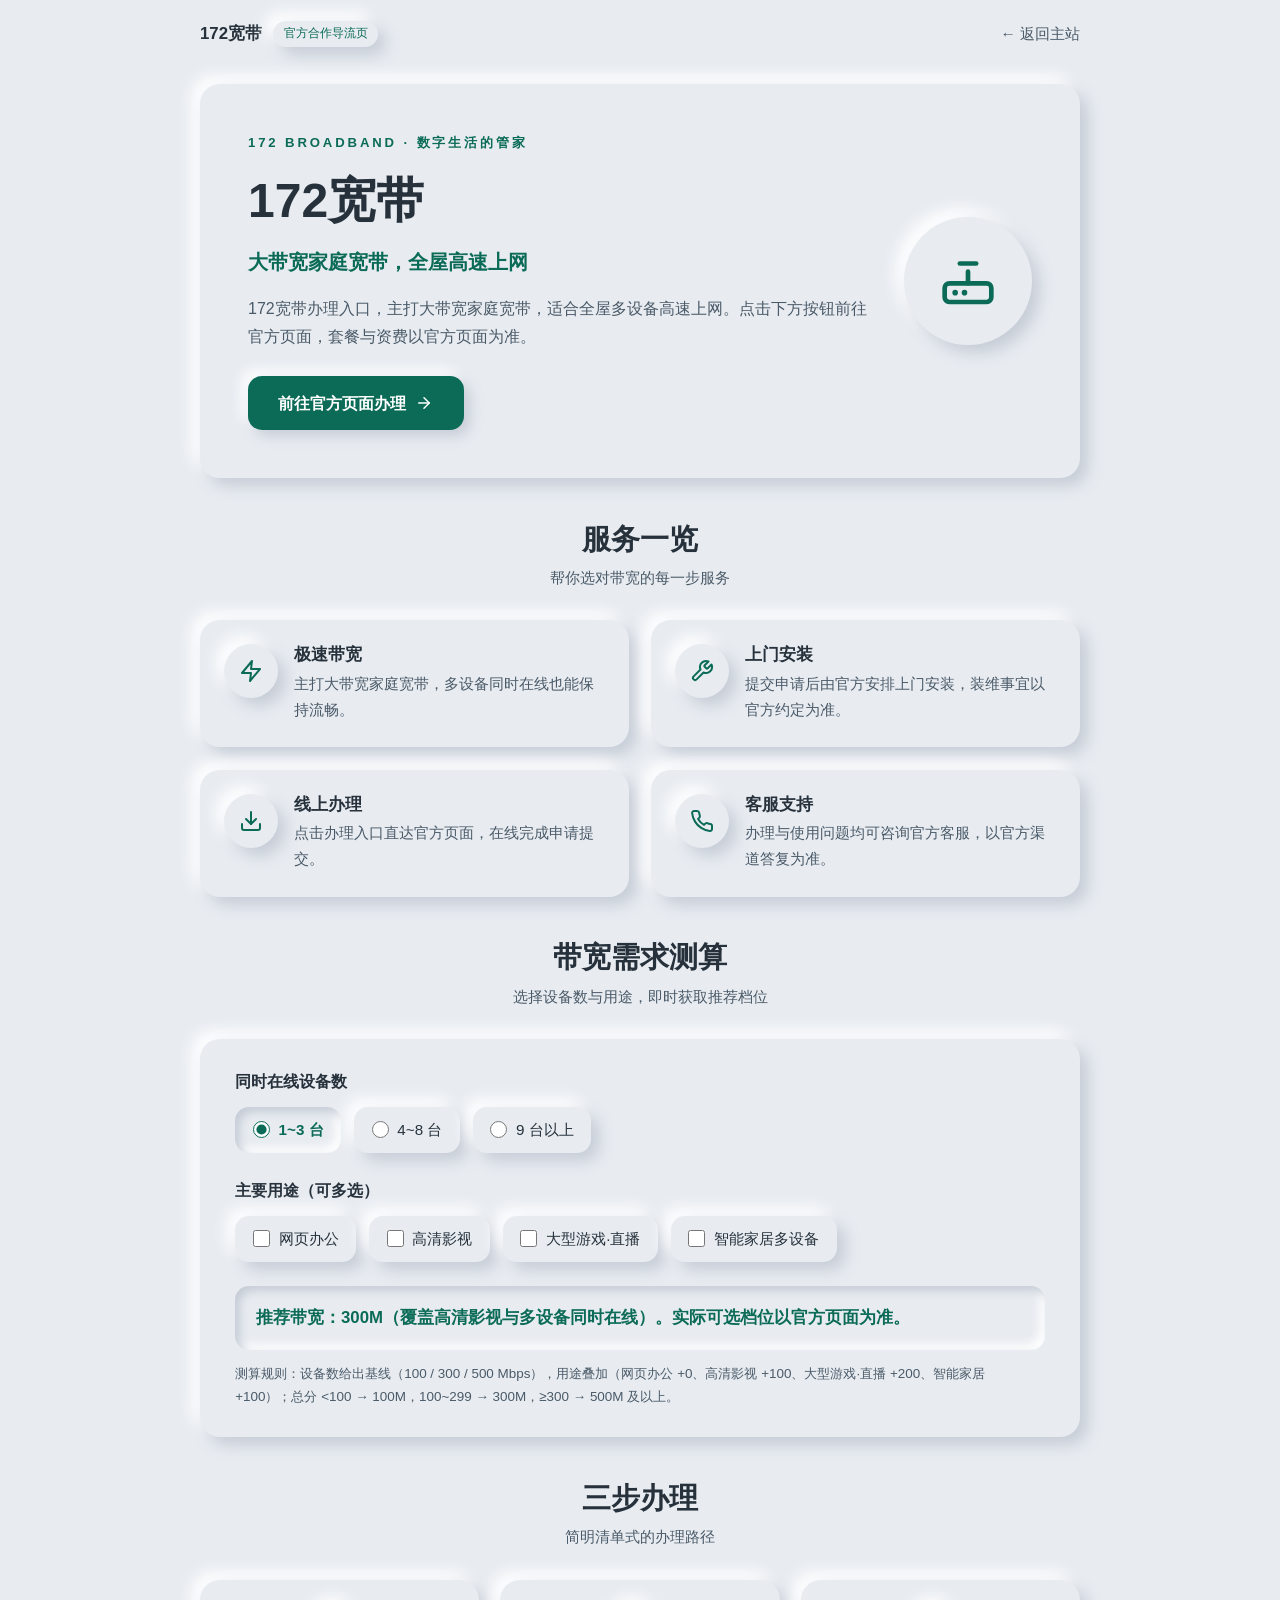
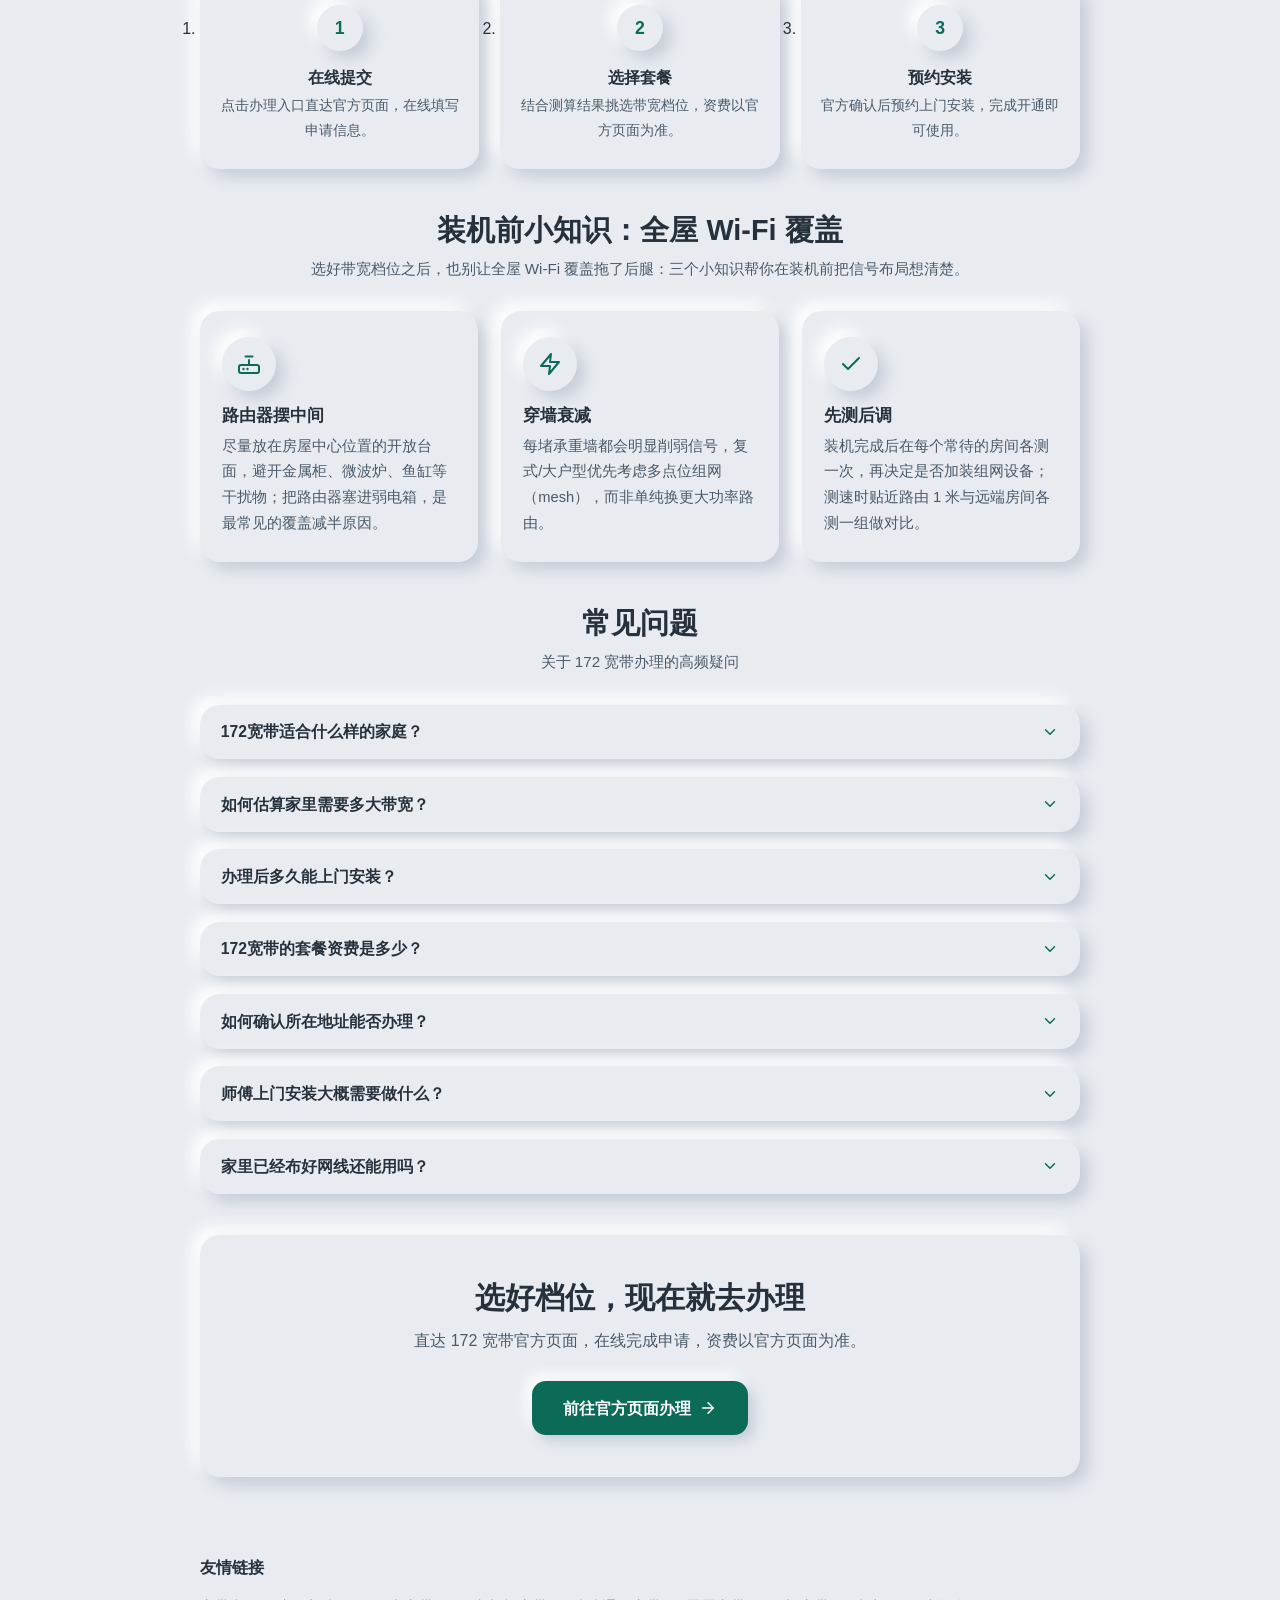
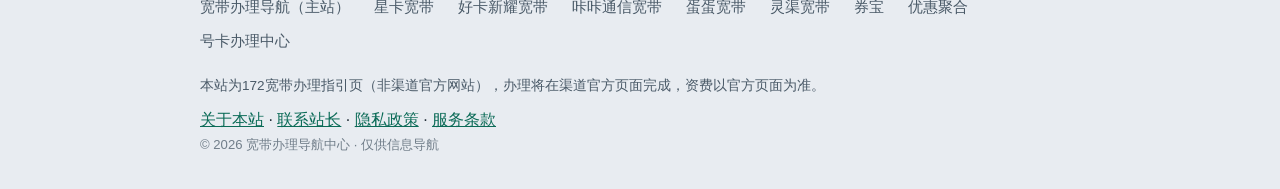
<file: r172/index.html>
<!DOCTYPE html>
<html lang="zh-CN">
<head>
<meta charset="UTF-8">
<meta name="viewport" content="width=device-width, initial-scale=1">
<title>172宽带办理 - 套餐亮点与在线申请入口</title>
<link rel="icon" type="image/svg+xml" href="./favicon.svg">
<meta name="description" content="172宽带在线办理指引：套餐亮点、办理流程与常见问题一站式说明，提供带宽需求测算工具，直达官方页面快速申请。">
<meta name="keywords" content="172宽带办理,172宽带申请,172宽带">
  <meta name="robots" content="index, follow">
  <meta name="author" content="宽带办理导航中心">
  <meta name="datePublished" content="2026-10-22">
  <meta name="dateModified" content="2026-10-22">
<link rel="canonical" href="https://kuandai18.github.io/r172/">
<meta property="og:title" content="172宽带办理 - 套餐亮点与在线申请入口">
<meta property="og:description" content="172宽带在线办理指引：套餐亮点、办理流程与常见问题一站式说明，提供带宽需求测算工具，直达官方页面快速申请。">
<meta property="og:type" content="website">
<meta property="og:url" content="https://kuandai18.github.io/r172/">
<meta property="og:locale" content="zh_CN">
<meta property="og:site_name" content="宽带办理导航中心">
<meta name="twitter:card" content="summary">
<meta name="twitter:title" content="172宽带办理 - 套餐亮点与在线申请入口">
<meta name="twitter:description" content="172宽带在线办理指引：套餐亮点、办理流程与常见问题一站式说明，提供带宽需求测算工具，直达官方页面快速申请。">
<style>
/* ============================================================
   172宽带子站 · 新拟态（Soft UI）清新数字风（design.md §1.3.3）
   配色：浅冷灰 #E8ECF1 / 青绿 #0B6B57 / 正文 #26313B
   版式：全站唯一的居中窄栏单列布局（max-width: 880px）
   ============================================================ */
:root {
  --c-bg: #E8ECF1;
  --c-primary: #0B6B57;
  --c-primary-deep: #0A5F4F;
  --c-text: #26313B;
  --c-sub: #4A5A68;
  --c-shadow-dark: #C6CCD6;
  --c-shadow-light: #FFFFFF;
  --raise: 8px 8px 16px var(--c-shadow-dark), -8px -8px 16px var(--c-shadow-light);
  --press: inset 5px 5px 10px var(--c-shadow-dark), inset -5px -5px 10px var(--c-shadow-light);
  --radius: 20px;
}
* { margin: 0; padding: 0; box-sizing: border-box; }
html { overflow-x: clip; scroll-behavior: smooth; }
body {
  font-family: -apple-system, BlinkMacSystemFont, "Segoe UI", "PingFang SC", "Hiragino Sans GB", "Microsoft YaHei", sans-serif;
  background: var(--c-bg);
  color: var(--c-text);
  font-size: 16px;
  line-height: 1.75;
  overflow-x: clip;
  padding: 1.2rem 0 0;
}
/* 居中窄栏单列：全站唯一 */
.container { width: min(880px, 92%); margin-inline: auto; }
h1, h2, h3 { line-height: 1.35; font-weight: 600; }
.num, .calc-result { font-variant-numeric: tabular-nums; }
a { color: var(--c-primary); }
:focus-visible { outline: 2px solid var(--c-primary); outline-offset: 3px; border-radius: 4px; }

/* ---- 跳转主内容（无障碍） ---- */
.skip-link {
  position: absolute; left: 1rem; top: -4rem; z-index: 100;
  padding: .6rem 1.2rem; background: var(--c-primary); color: #fff;
  font-weight: 700; border-radius: 10px; text-decoration: none;
  transition: top .2s ease;
}
.skip-link:focus { top: 1rem; color: #fff; }

/* ---- 页头 ---- */
.site-header { margin-bottom: 2.2rem; }
.header-inner {
  display: flex; align-items: center; justify-content: space-between;
  gap: 1rem; flex-wrap: wrap;
}
.brand-wrap { display: flex; align-items: center; gap: .7rem; }
.brand { font-weight: 700; font-size: 1.05rem; }
.badge {
  font-size: .75rem; color: var(--c-primary);
  background: var(--c-bg); box-shadow: var(--raise);
  padding: .18rem .65rem; border-radius: 999px;
}
.site-nav a { color: var(--c-sub); text-decoration: none; font-size: .95rem; }
.site-nav a:hover { color: var(--c-primary); }

/* ---- 区块通用 ---- */
.section { margin-bottom: 2.6rem; }
.section-head { text-align: center; margin-bottom: 1.8rem; }
.section-head h2 { font-size: clamp(1.35rem, 3.4vw, 1.8rem); }
.section-head p { color: var(--c-sub); margin-top: .4rem; font-size: .95rem; }

/* ---- 浮凸卡基类 ---- */
.card {
  background: var(--c-bg);
  border-radius: var(--radius);
  box-shadow: var(--raise);
  padding: 1.8rem;
}

/* ---- Hero：浮凸大卡 ---- */
.hero-card { padding: clamp(1.8rem, 5vw, 3rem); }
.hero-grid { display: grid; grid-template-columns: 1fr auto; gap: 2rem; align-items: center; }
.hero-eyebrow {
  color: var(--c-primary); font-size: .82rem; font-weight: 700;
  letter-spacing: .22em; text-transform: uppercase; margin-bottom: .9rem;
}
.hero h1 { font-size: clamp(1.9rem, 5.5vw, 3rem); margin-bottom: .7rem; }
.hero-slogan { font-size: clamp(1.05rem, 2.4vw, 1.25rem); color: var(--c-primary); font-weight: 600; margin-bottom: .9rem; }
.hero-desc { color: var(--c-sub); margin-bottom: 1.6rem; max-width: 40em; }
.hero-actions { display: flex; gap: 1rem; flex-wrap: wrap; }
.btn {
  display: inline-flex; align-items: center; gap: .55rem;
  padding: .8rem 1.9rem; border-radius: 14px;
  font-size: 1.02rem; font-weight: 700; text-decoration: none;
  transition: box-shadow .18s ease, transform .18s ease;
}
.btn-primary {
  background: var(--c-primary); color: #fff;
  box-shadow: 6px 6px 14px var(--c-shadow-dark), -6px -6px 14px var(--c-shadow-light);
}
.btn-primary:hover { background: var(--c-primary-deep); color: #fff; }
.btn-primary:active { box-shadow: var(--press); transform: scale(.98); }
.hero-figure {
  width: 128px; height: 128px; border-radius: 50%;
  background: var(--c-bg); box-shadow: var(--raise);
  display: grid; place-items: center; color: var(--c-primary);
}

/* ---- 服务矩阵：2×2 图标卡 ---- */
.matrix { display: grid; grid-template-columns: repeat(2, 1fr); gap: 1.4rem; }
.matrix-card { display: flex; gap: 1rem; align-items: flex-start; padding: 1.5rem; }
.matrix-icon {
  flex: none; width: 54px; height: 54px; border-radius: 50%;
  background: var(--c-bg); box-shadow: var(--raise);
  display: grid; place-items: center; color: var(--c-primary);
}
.matrix-card h3 { font-size: 1.05rem; margin-bottom: .3rem; }
.matrix-card p { color: var(--c-sub); font-size: .92rem; }

/* ---- 带宽测算器（特色交互） ---- */
.calc-card { padding: 1.8rem clamp(1.2rem, 4vw, 2.2rem); }
.fieldset { border: none; margin-bottom: 1.5rem; }
.fieldset legend { font-weight: 700; font-size: 1rem; padding: 0 0 .7rem; }
.opt-list { display: flex; flex-wrap: wrap; gap: .8rem; }
.opt {
  display: inline-flex; align-items: center; gap: .55rem;
  background: var(--c-bg); box-shadow: var(--raise);
  border-radius: 14px; padding: .6rem 1.1rem;
  cursor: pointer; font-size: .95rem; user-select: none;
  transition: box-shadow .18s ease;
}
.opt input { accent-color: var(--c-primary); width: 17px; height: 17px; flex: none; }
.opt:has(input:checked) { box-shadow: var(--press); color: var(--c-primary); font-weight: 700; }
.opt:has(input:focus-visible) { outline: 2px solid var(--c-primary); outline-offset: 3px; }
.calc-result {
  background: var(--c-bg); box-shadow: var(--press);
  border-radius: 14px; padding: 1.1rem 1.3rem;
  font-weight: 700; color: var(--c-primary); font-size: 1.05rem;
}
.calc-hint { color: var(--c-sub); font-size: .84rem; margin-top: .7rem; }
.calc-table-wrap { overflow-x: auto; margin-top: 1.3rem; }
.calc-table { width: 100%; border-collapse: collapse; font-size: .9rem; background: var(--c-bg); box-shadow: var(--raise); border-radius: 12px; overflow: hidden; }
.calc-table caption { text-align: left; color: var(--c-sub); font-size: .85rem; padding: .7rem .8rem .3rem; }
.calc-table th, .calc-table td { text-align: left; padding: .5rem .8rem; }
.calc-table thead th { color: var(--c-sub); font-weight: 600; border-bottom: 1px solid var(--c-shadow-dark); }
.calc-table td { font-variant-numeric: tabular-nums; }

/* ---- 三步办理 ---- */
.steps { display: grid; grid-template-columns: repeat(3, 1fr); gap: 1.3rem; counter-reset: step; }
.step-card { text-align: center; padding: 1.6rem 1.2rem; }
.step-num {
  width: 46px; height: 46px; margin: 0 auto .9rem; border-radius: 50%;
  background: var(--c-bg); box-shadow: var(--raise);
  display: grid; place-items: center; color: var(--c-primary);
  font-weight: 800; font-size: 1.1rem; font-variant-numeric: tabular-nums;
}
.step-card h3 { font-size: 1.02rem; margin-bottom: .35rem; }
.step-card p { color: var(--c-sub); font-size: .9rem; }

/* ---- 装机前小知识：全屋 Wi-Fi 覆盖（Phase B 内容增强） ---- */
.knowledge { display: grid; grid-template-columns: repeat(3, 1fr); gap: 1.4rem; }
.knowledge-card { padding: 1.6rem 1.4rem; }
.knowledge-card .matrix-icon { margin-bottom: .9rem; }
.knowledge-card h3 { font-size: 1.05rem; margin-bottom: .35rem; }
.knowledge-card p { color: var(--c-sub); font-size: .92rem; }

/* ---- FAQ ---- */
.faq-list { display: grid; gap: 1.1rem; }
.faq-item { padding: 0; overflow: hidden; }
.faq-item summary {
  cursor: pointer; list-style: none; display: flex;
  align-items: center; justify-content: space-between; gap: 1rem;
  padding: 1.05rem 1.3rem; font-weight: 700;
}
.faq-item summary::-webkit-details-marker { display: none; }
.faq-item summary svg { flex: none; color: var(--c-primary); transition: transform .25s ease; }
.faq-item[open] summary svg { transform: rotate(180deg); }
.faq-item summary h3 { font-size: .98rem; }
.faq-answer { padding: 0 1.3rem 1.1rem; color: var(--c-sub); font-size: .94rem; }

/* ---- 底部 CTA ---- */
.final-cta { text-align: center; padding: 2.6rem 1.5rem; }
.final-cta h2 { font-size: clamp(1.35rem, 3.6vw, 1.9rem); margin-bottom: .6rem; }
.final-cta p { color: var(--c-sub); margin-bottom: 1.6rem; }

/* ---- 页脚 ---- */
.site-footer { padding: 2.4rem 0 2rem; margin-top: 1.6rem; }
.footer-title { font-size: 1rem; margin-bottom: .9rem; }
.link-list { list-style: none; display: flex; flex-wrap: wrap; gap: .4rem 1.5rem; margin-bottom: 1.2rem; }
.link-list a { color: var(--c-sub); text-decoration: none; font-size: .92rem; }
.link-list a:hover { color: var(--c-primary); }
.footer-note { color: var(--c-sub); font-size: .85rem; margin-bottom: .5rem; max-width: 52em; }
.copyright { color: var(--c-sub); font-size: .82rem; opacity: .75; }

/* ---- 响应式 ---- */
@media (max-width: 767px) {
  .hero-grid { grid-template-columns: 1fr; }
  .hero-figure { display: none; }
  .matrix { grid-template-columns: 1fr; }
  .steps { grid-template-columns: 1fr; }
  .knowledge { grid-template-columns: 1fr; }
  .header-inner { justify-content: center; }
}

/* ---- 动效降级 ---- */
@media (prefers-reduced-motion: reduce) {
  html { scroll-behavior: auto; }
  *, *::before, *::after { transition: none !important; animation: none !important; }
}
</style>
<script type="application/ld+json">
{
  "@context": "https://schema.org",
  "@graph": [
    {
      "@type": "Service",
      "name": "172宽带办理",
      "serviceType": "宽带办理",
      "url": "https://kuandai18.github.io/r172/",
      "inLanguage": "zh-CN",
      "description": "172宽带办理指引：套餐亮点、办理流程与常见问题，直达官方办理页面。",
      "provider": { "@type": "Organization", "name": "宽带办理导航中心", "url": "https://kuandai18.github.io/" },
      "areaServed": { "@type": "Country", "name": "中国" }
    },
    {
      "@type": "BreadcrumbList",
      "itemListElement": [
        { "@type": "ListItem", "position": 1, "name": "首页", "item": "https://kuandai18.github.io/" },
        { "@type": "ListItem", "position": 2, "name": "172宽带", "item": "https://kuandai18.github.io/r172/" }
      ]
    },
    {
      "@type": "FAQPage",
      "mainEntity": [
        { "@type": "Question", "name": "172宽带适合什么样的家庭？",
          "acceptedAnswer": { "@type": "Answer", "text": "172宽带主打大带宽家庭宽带，适合全屋多设备高速上网的家庭；可选档位以官方页面为准。" } },
        { "@type": "Question", "name": "如何估算家里需要多大带宽？",
          "acceptedAnswer": { "@type": "Answer", "text": "可使用本页“带宽需求测算器”，按设备数与用途获取推荐档位；实际可选档位以官方页面为准。" } },
        { "@type": "Question", "name": "办理后多久能上门安装？",
          "acceptedAnswer": { "@type": "Answer", "text": "提交申请后由官方安排确认与安装时间，具体周期以官方页面或客服答复为准。" } },
        { "@type": "Question", "name": "172宽带的套餐资费是多少？",
          "acceptedAnswer": { "@type": "Answer", "text": "本站为办理指引页，不展示具体资费；办理将在渠道官方页面完成，资费以官方页面为准。" } },
        { "@type": "Question", "name": "如何确认所在地址能否办理？",
          "acceptedAnswer": { "@type": "Answer", "text": "覆盖范围因地区而异，可在官方页面查询或咨询客服确认安装地址。" } },
        { "@type": "Question", "name": "师傅上门安装大概需要做什么？",
          "acceptedAnswer": { "@type": "Answer", "text": "上门后核对地址与套餐、布线入户、安装调测光猫并联网验证，全程按官方页面预约的时段进行，具体以装维师傅现场沟通为准。" } },
        { "@type": "Question", "name": "家里已经布好网线还能用吗？",
          "acceptedAnswer": { "@type": "Answer", "text": "已预埋网线的房屋可直接利用原有端口，装机时告知师傅即可，是否可用以现场勘察结果为准。" } }
      ]
    }
  ]
}
</script>
</head>
<body>
<a title="跳到主要内容" class="skip-link" href="#main">跳到主要内容</a>

<!-- 内联 SVG 图标库（线性风格，aria-hidden 装饰） -->
<svg xmlns="http://www.w3.org/2000/svg" style="display:none" aria-hidden="true">
  <symbol id="i-zap" viewBox="0 0 24 24"><polygon points="13 2 3 14 12 14 11 22 21 10 12 10 13 2" fill="none" stroke="currentColor" stroke-width="2" stroke-linejoin="round"/></symbol>
  <symbol id="i-tool" viewBox="0 0 24 24"><path d="M14.7 6.3a1 1 0 0 0 0 1.4l1.6 1.6a1 1 0 0 0 1.4 0l3.77-3.77a6 6 0 0 1-7.94 7.94l-6.91 6.91a2.12 2.12 0 0 1-3-3l6.91-6.91a6 6 0 0 1 7.94-7.94l-3.76 3.76z" fill="none" stroke="currentColor" stroke-width="2" stroke-linecap="round" stroke-linejoin="round"/></symbol>
  <symbol id="i-download" viewBox="0 0 24 24"><path d="M21 15v4a2 2 0 0 1-2 2H5a2 2 0 0 1-2-2v-4" fill="none" stroke="currentColor" stroke-width="2" stroke-linecap="round" stroke-linejoin="round"/><polyline points="7 10 12 15 17 10" fill="none" stroke="currentColor" stroke-width="2" stroke-linecap="round" stroke-linejoin="round"/><line x1="12" y1="15" x2="12" y2="3" stroke="currentColor" stroke-width="2" stroke-linecap="round"/></symbol>
  <symbol id="i-phone" viewBox="0 0 24 24"><path d="M22 16.92v3a2 2 0 0 1-2.18 2 19.79 19.79 0 0 1-8.63-3.07 19.5 19.5 0 0 1-6-6 19.79 19.79 0 0 1-3.07-8.67A2 2 0 0 1 4.11 2h3a2 2 0 0 1 2 1.72 12.84 12.84 0 0 0 .7 2.81 2 2 0 0 1-.45 2.11L8.09 9.91a16 16 0 0 0 6 6l1.27-1.27a2 2 0 0 1 2.11-.45 12.84 12.84 0 0 0 2.81.7A2 2 0 0 1 22 16.92z" fill="none" stroke="currentColor" stroke-width="2" stroke-linecap="round" stroke-linejoin="round"/></symbol>
  <symbol id="i-check" viewBox="0 0 24 24"><polyline points="20 6 9 17 4 12" fill="none" stroke="currentColor" stroke-width="2" stroke-linecap="round" stroke-linejoin="round"/></symbol>
  <symbol id="i-router" viewBox="0 0 24 24"><rect x="2" y="13" width="20" height="8" rx="2" fill="none" stroke="currentColor" stroke-width="2"/><line x1="12" y1="13" x2="12" y2="8" stroke="currentColor" stroke-width="2" stroke-linecap="round"/><line x1="8.5" y1="4.5" x2="15.5" y2="4.5" stroke="currentColor" stroke-width="2" stroke-linecap="round"/><circle cx="6.5" cy="17" r="1.2" fill="currentColor"/><circle cx="10.5" cy="17" r="1.2" fill="currentColor"/></symbol>
  <symbol id="i-chevron" viewBox="0 0 24 24"><polyline points="6 9 12 15 18 9" fill="none" stroke="currentColor" stroke-width="2" stroke-linecap="round" stroke-linejoin="round"/></symbol>
  <symbol id="i-arrow-right" viewBox="0 0 24 24"><line x1="5" y1="12" x2="19" y2="12" stroke="currentColor" stroke-width="2" stroke-linecap="round"/><polyline points="12 5 19 12 12 19" fill="none" stroke="currentColor" stroke-width="2" stroke-linecap="round" stroke-linejoin="round"/></symbol>
</svg>

<header class="site-header">
  <div class="container header-inner">
    <div class="brand-wrap">
      <span class="brand">172宽带</span>
      <span class="badge">官方合作导流页</span>
    </div>
    <nav class="site-nav" aria-label="站内导航">
      <a title="← 返回主站" href="../index.html">← 返回主站</a>
    </nav>
  </div>
</header>

<main id="main">

  <!-- ① Hero：浮凸大卡 -->
  <section class="hero section" aria-labelledby="hero-title">
    <div class="container">
      <div class="card hero-card">
        <div class="hero-grid">
          <div>
            <p class="hero-eyebrow">172 Broadband · 数字生活的管家</p>
            <h1 id="hero-title">172宽带</h1>
            <p class="hero-slogan">大带宽家庭宽带，全屋高速上网</p>
            <p class="hero-desc">172宽带办理入口，主打大带宽家庭宽带，适合全屋多设备高速上网。点击下方按钮前往官方页面，套餐与资费以官方页面为准。</p>
            <div class="hero-actions">
              <a title="前往官方页面办理" class="btn btn-primary" href="https://ruijie.172xianxia.cn/kd_home/59bc0abc9a7d31f5" target="_blank" rel="sponsored nofollow noopener" data-channel="r172">前往官方页面办理<svg width="18" height="18" aria-hidden="true"><use href="#i-arrow-right"/></svg></a>
            </div>
          </div>
          <div class="hero-figure" aria-hidden="true">
            <svg width="56" height="56"><use href="#i-router"/></svg>
          </div>
        </div>
      </div>
    </div>
  </section>

  <!-- ② 服务矩阵：2×2 图标卡 -->
  <section class="section" aria-labelledby="matrix-title">
    <div class="container">
      <div class="section-head">
        <h2 id="matrix-title">服务一览</h2>
        <p>帮你选对带宽的每一步服务</p>
      </div>
      <div class="matrix">
        <article class="card matrix-card">
          <div class="matrix-icon"><svg width="24" height="24" aria-hidden="true"><use href="#i-zap"/></svg></div>
          <div>
            <h3>极速带宽</h3>
            <p>主打大带宽家庭宽带，多设备同时在线也能保持流畅。</p>
          </div>
        </article>
        <article class="card matrix-card">
          <div class="matrix-icon"><svg width="24" height="24" aria-hidden="true"><use href="#i-tool"/></svg></div>
          <div>
            <h3>上门安装</h3>
            <p>提交申请后由官方安排上门安装，装维事宜以官方约定为准。</p>
          </div>
        </article>
        <article class="card matrix-card">
          <div class="matrix-icon"><svg width="24" height="24" aria-hidden="true"><use href="#i-download"/></svg></div>
          <div>
            <h3>线上办理</h3>
            <p>点击办理入口直达官方页面，在线完成申请提交。</p>
          </div>
        </article>
        <article class="card matrix-card">
          <div class="matrix-icon"><svg width="24" height="24" aria-hidden="true"><use href="#i-phone"/></svg></div>
          <div>
            <h3>客服支持</h3>
            <p>办理与使用问题均可咨询官方客服，以官方渠道答复为准。</p>
          </div>
        </article>
      </div>
    </div>
  </section>

  <!-- ③ 带宽测算器（特色交互） -->
  <section class="section" aria-labelledby="calc-title">
    <div class="container">
      <div class="section-head">
        <h2 id="calc-title">带宽需求测算</h2>
        <p>选择设备数与用途，即时获取推荐档位</p>
      </div>
      <div class="card calc-card">
        <form id="calc-form">
          <fieldset class="fieldset">
            <legend>同时在线设备数</legend>
            <div class="opt-list">
              <label class="opt"><input type="radio" name="b-devices" value="100" checked> 1~3 台</label>
              <label class="opt"><input type="radio" name="b-devices" value="300"> 4~8 台</label>
              <label class="opt"><input type="radio" name="b-devices" value="500"> 9 台以上</label>
            </div>
          </fieldset>
          <fieldset class="fieldset">
            <legend>主要用途（可多选）</legend>
            <div class="opt-list">
              <label class="opt"><input type="checkbox" name="b-usage" value="0"> 网页办公</label>
              <label class="opt"><input type="checkbox" name="b-usage" value="100"> 高清影视</label>
              <label class="opt"><input type="checkbox" name="b-usage" value="200"> 大型游戏·直播</label>
              <label class="opt"><input type="checkbox" name="b-usage" value="100"> 智能家居多设备</label>
            </div>
          </fieldset>
          <p class="calc-result" aria-live="polite">推荐带宽：300M（覆盖高清影视与多设备同时在线）。实际可选档位以官方页面为准。</p>
          <p class="calc-hint">测算规则：设备数给出基线（100 / 300 / 500 Mbps），用途叠加（网页办公 +0、高清影视 +100、大型游戏·直播 +200、智能家居 +100）；总分 &lt;100 → 100M，100~299 → 300M，≥300 → 500M 及以上。</p>
        </form>
        <noscript>
          <div class="calc-table-wrap">
            <table class="calc-table">
              <caption>设备数 × 用途 → 推荐档位 速查表（完整规则以页面说明为准）</caption>
              <thead><tr><th scope="col">设备数 \ 用途</th><th scope="col">网页办公为主</th><th scope="col">有高清影视</th><th scope="col">有游戏·直播或全屋智能</th></tr></thead>
              <tbody>
                <tr><td>1~3 台</td><td>300M</td><td>300M</td><td>500M 及以上</td></tr>
                <tr><td>4~8 台</td><td>500M 及以上</td><td>500M 及以上</td><td>500M 及以上</td></tr>
                <tr><td>9 台以上</td><td>500M 及以上</td><td>500M 及以上</td><td>500M 及以上</td></tr>
              </tbody>
            </table>
          </div>
        </noscript>
      </div>
    </div>
  </section>

  <!-- ④ 三步办理 -->
  <section class="section" aria-labelledby="steps-title">
    <div class="container">
      <div class="section-head">
        <h2 id="steps-title">三步办理</h2>
        <p>简明清单式的办理路径</p>
      </div>
      <ol class="steps">
        <li class="card step-card">
          <span class="step-num" aria-hidden="true">1</span>
          <h3>在线提交</h3>
          <p>点击办理入口直达官方页面，在线填写申请信息。</p>
        </li>
        <li class="card step-card">
          <span class="step-num" aria-hidden="true">2</span>
          <h3>选择套餐</h3>
          <p>结合测算结果挑选带宽档位，资费以官方页面为准。</p>
        </li>
        <li class="card step-card">
          <span class="step-num" aria-hidden="true">3</span>
          <h3>预约安装</h3>
          <p>官方确认后预约上门安装，完成开通即可使用。</p>
        </li>
      </ol>
    </div>
  </section>

  <!-- ⑤ 装机前小知识：全屋 Wi-Fi 覆盖（Phase B 内容增强，与带宽测算器呼应） -->
  <section class="section" aria-labelledby="wifi-title">
    <div class="container">
      <div class="section-head">
        <h2 id="wifi-title">装机前小知识：全屋 Wi-Fi 覆盖</h2>
        <p>选好带宽档位之后，也别让全屋 Wi-Fi 覆盖拖了后腿：三个小知识帮你在装机前把信号布局想清楚。</p>
      </div>
      <div class="knowledge">
        <article class="card knowledge-card">
          <div class="matrix-icon"><svg width="24" height="24" aria-hidden="true"><use href="#i-router"/></svg></div>
          <h3>路由器摆中间</h3>
          <p>尽量放在房屋中心位置的开放台面，避开金属柜、微波炉、鱼缸等干扰物；把路由器塞进弱电箱，是最常见的覆盖减半原因。</p>
        </article>
        <article class="card knowledge-card">
          <div class="matrix-icon"><svg width="24" height="24" aria-hidden="true"><use href="#i-zap"/></svg></div>
          <h3>穿墙衰减</h3>
          <p>每堵承重墙都会明显削弱信号，复式/大户型优先考虑多点位组网（mesh），而非单纯换更大功率路由。</p>
        </article>
        <article class="card knowledge-card">
          <div class="matrix-icon"><svg width="24" height="24" aria-hidden="true"><use href="#i-check"/></svg></div>
          <h3>先测后调</h3>
          <p>装机完成后在每个常待的房间各测一次，再决定是否加装组网设备；测速时贴近路由 1 米与远端房间各测一组做对比。</p>
        </article>
      </div>
    </div>
  </section>

  <!-- ⑥ FAQ -->
  <section class="section" aria-labelledby="faq-title">
    <div class="container">
      <div class="section-head">
        <h2 id="faq-title">常见问题</h2>
        <p>关于 172 宽带办理的高频疑问</p>
      </div>
      <div class="faq-list">
        <details class="card faq-item">
          <summary><h3>172宽带适合什么样的家庭？</h3><svg width="18" height="18" aria-hidden="true"><use href="#i-chevron"/></svg></summary>
          <p class="faq-answer">172宽带主打大带宽家庭宽带，适合全屋多设备高速上网的家庭；可选档位以官方页面为准。</p>
        </details>
        <details class="card faq-item">
          <summary><h3>如何估算家里需要多大带宽？</h3><svg width="18" height="18" aria-hidden="true"><use href="#i-chevron"/></svg></summary>
          <p class="faq-answer">可使用本页“带宽需求测算器”，按设备数与用途获取推荐档位；实际可选档位以官方页面为准。</p>
        </details>
        <details class="card faq-item">
          <summary><h3>办理后多久能上门安装？</h3><svg width="18" height="18" aria-hidden="true"><use href="#i-chevron"/></svg></summary>
          <p class="faq-answer">提交申请后由官方安排确认与安装时间，具体周期以官方页面或客服答复为准。</p>
        </details>
        <details class="card faq-item">
          <summary><h3>172宽带的套餐资费是多少？</h3><svg width="18" height="18" aria-hidden="true"><use href="#i-chevron"/></svg></summary>
          <p class="faq-answer">本站为办理指引页，不展示具体资费；办理将在渠道官方页面完成，资费以官方页面为准。</p>
        </details>
        <details class="card faq-item">
          <summary><h3>如何确认所在地址能否办理？</h3><svg width="18" height="18" aria-hidden="true"><use href="#i-chevron"/></svg></summary>
          <p class="faq-answer">覆盖范围因地区而异，可在官方页面查询或咨询客服确认安装地址。</p>
        </details>
        <details class="card faq-item">
          <summary><h3>师傅上门安装大概需要做什么？</h3><svg width="18" height="18" aria-hidden="true"><use href="#i-chevron"/></svg></summary>
          <p class="faq-answer">上门后核对地址与套餐、布线入户、安装调测光猫并联网验证，全程按官方页面预约的时段进行，具体以装维师傅现场沟通为准。</p>
        </details>
        <details class="card faq-item">
          <summary><h3>家里已经布好网线还能用吗？</h3><svg width="18" height="18" aria-hidden="true"><use href="#i-chevron"/></svg></summary>
          <p class="faq-answer">已预埋网线的房屋可直接利用原有端口，装机时告知师傅即可，是否可用以现场勘察结果为准。</p>
        </details>
      </div>
    </div>
  </section>

  <!-- ⑦ 底部 CTA -->
  <section class="section" aria-labelledby="cta-title">
    <div class="container">
      <div class="card final-cta">
        <h2 id="cta-title">选好档位，现在就去办理</h2>
        <p>直达 172 宽带官方页面，在线完成申请，资费以官方页面为准。</p>
        <a title="前往官方页面办理" class="btn btn-primary" href="https://ruijie.172xianxia.cn/kd_home/59bc0abc9a7d31f5" target="_blank" rel="sponsored nofollow noopener" data-channel="r172">前往官方页面办理<svg width="18" height="18" aria-hidden="true"><use href="#i-arrow-right"/></svg></a>
      </div>
    </div>
  </section>

</main>

<footer class="site-footer">
  <div class="container">
    <nav class="footer-links" aria-label="友情链接">
      <h2 class="footer-title">友情链接</h2>
      <ul class="link-list">
        <li><a title="宽带办理导航（主站）" href="../index.html">宽带办理导航（主站）</a></li>
        <li><a title="星卡宽带" href="../xingka/index.html">星卡宽带</a></li>
        <li><a title="好卡新耀宽带" href="../xinyao/index.html">好卡新耀宽带</a></li>
        <li><a title="咔咔通信宽带" href="../kaka/index.html">咔咔通信宽带</a></li>
        <li><a title="蛋蛋宽带" href="../dandan/index.html">蛋蛋宽带</a></li>
        <li><a title="灵渠宽带" href="../lingqu/index.html">灵渠宽带</a></li>
        <li><a title="券宝" href="https://jdjdndn.github.io/" target="_blank" rel="noopener">券宝</a></li>
        <li><a title="优惠聚合" href="https://wcbblll.cc" target="_blank" rel="noopener">优惠聚合</a></li>
        <li><a title="号卡办理中心" href="https://dlhaoka.com" target="_blank" rel="noopener">号卡办理中心</a></li>
      </ul>
    </nav>
    <p class="footer-note">本站为172宽带办理指引页（非渠道官方网站），办理将在渠道官方页面完成，资费以官方页面为准。</p>
    <p class="footer-legal">
      <a title="关于本站" href="../index.html#about">关于本站</a> · <a title="联系站长" href="../index.html#contact">联系站长</a> · <a title="隐私政策" href="../index.html#privacy">隐私政策</a> · <a title="服务条款" href="../index.html#terms">服务条款</a>
    </p>
    <p class="copyright">© 2026 宽带办理导航中心 · 仅供信息导航</p>
  </div>
</footer>

<script src="../data.js"></script>
<script>
(function () {
  'use strict';

  /**
   * 带宽测算器：纯前端确定性规则（规则公开写死便于核对）。
   * 设备数基线：1~3 台=100 / 4~8 台=300 / 9 台以上=500（Mbps）；
   * 用途叠加：网页办公 +0 / 高清影视 +100 / 大型游戏·直播 +200 / 智能家居 +100；
   * 输出：总分 <100 → 100M；100~299 → 300M；≥300 → 500M 及以上。
   * 结果区 aria-live="polite" 实时播报。
   */
  var form = document.getElementById('calc-form');
  var result = document.querySelector('.calc-result');

  function tierOf(total) {
    if (total < 100) { return { tier: '100M', scene: '满足网页办公等轻量使用' }; }
    if (total < 300) { return { tier: '300M', scene: '覆盖高清影视与多设备同时在线' }; }
    return { tier: '500M 及以上', scene: '从容支撑游戏、直播与全屋智能设备' };
  }

  function calc() {
    var dev = form.querySelector('input[name="b-devices"]:checked');
    var total = dev ? parseInt(dev.value, 10) : 0;
    Array.prototype.forEach.call(form.querySelectorAll('input[name="b-usage"]:checked'), function (c) {
      total += parseInt(c.value, 10);
    });
    var r = tierOf(total);
    result.textContent = '推荐带宽：' + r.tier + '（' + r.scene + '）。实际可选档位以官方页面为准。';
  }

  if (form) {
    form.addEventListener('change', calc);
    calc(); /* 初始即播报默认选择的结果 */
  }

  /**
   * data.js 一致性自检（NFR-018 维护性护栏）：
   * 遍历 [data-channel] 链接，与 kuandaiList 的 url 逐字符比对，
   * 不一致时输出 console.warn，访客无感知。
   */
  if (typeof kuandaiList !== 'undefined' && Array.isArray(kuandaiList)) {
    var expect = {};
    kuandaiList.forEach(function (c) { expect[c.slug] = c.url; });
    Array.prototype.forEach.call(document.querySelectorAll('[data-channel]'), function (a) {
      var slug = a.getAttribute('data-channel');
      if (expect[slug] && a.getAttribute('href') !== expect[slug]) {
        console.warn('[data.js 一致性] ' + slug + ' 的办理链接与 data.js 不一致，请同步更新。');
      }
    });
  }
})();
</script>
</body>
</html>
</file>
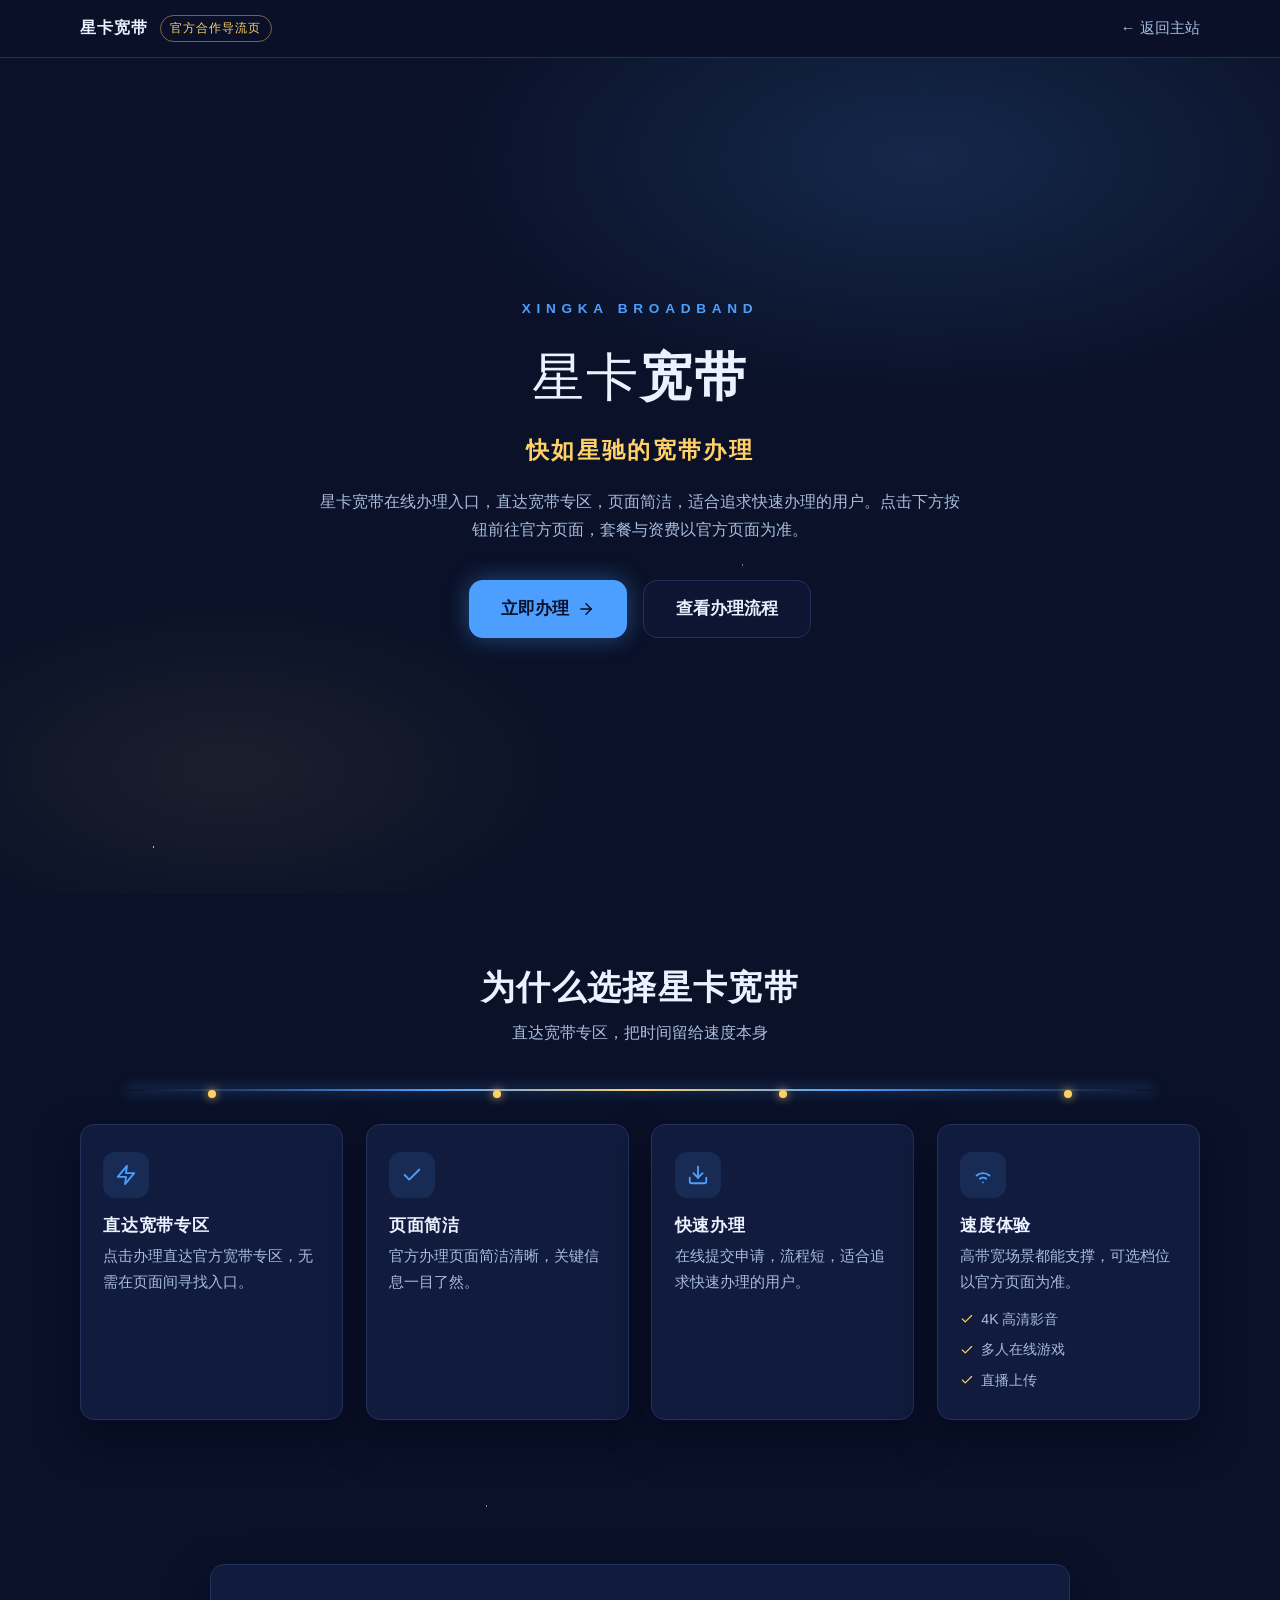
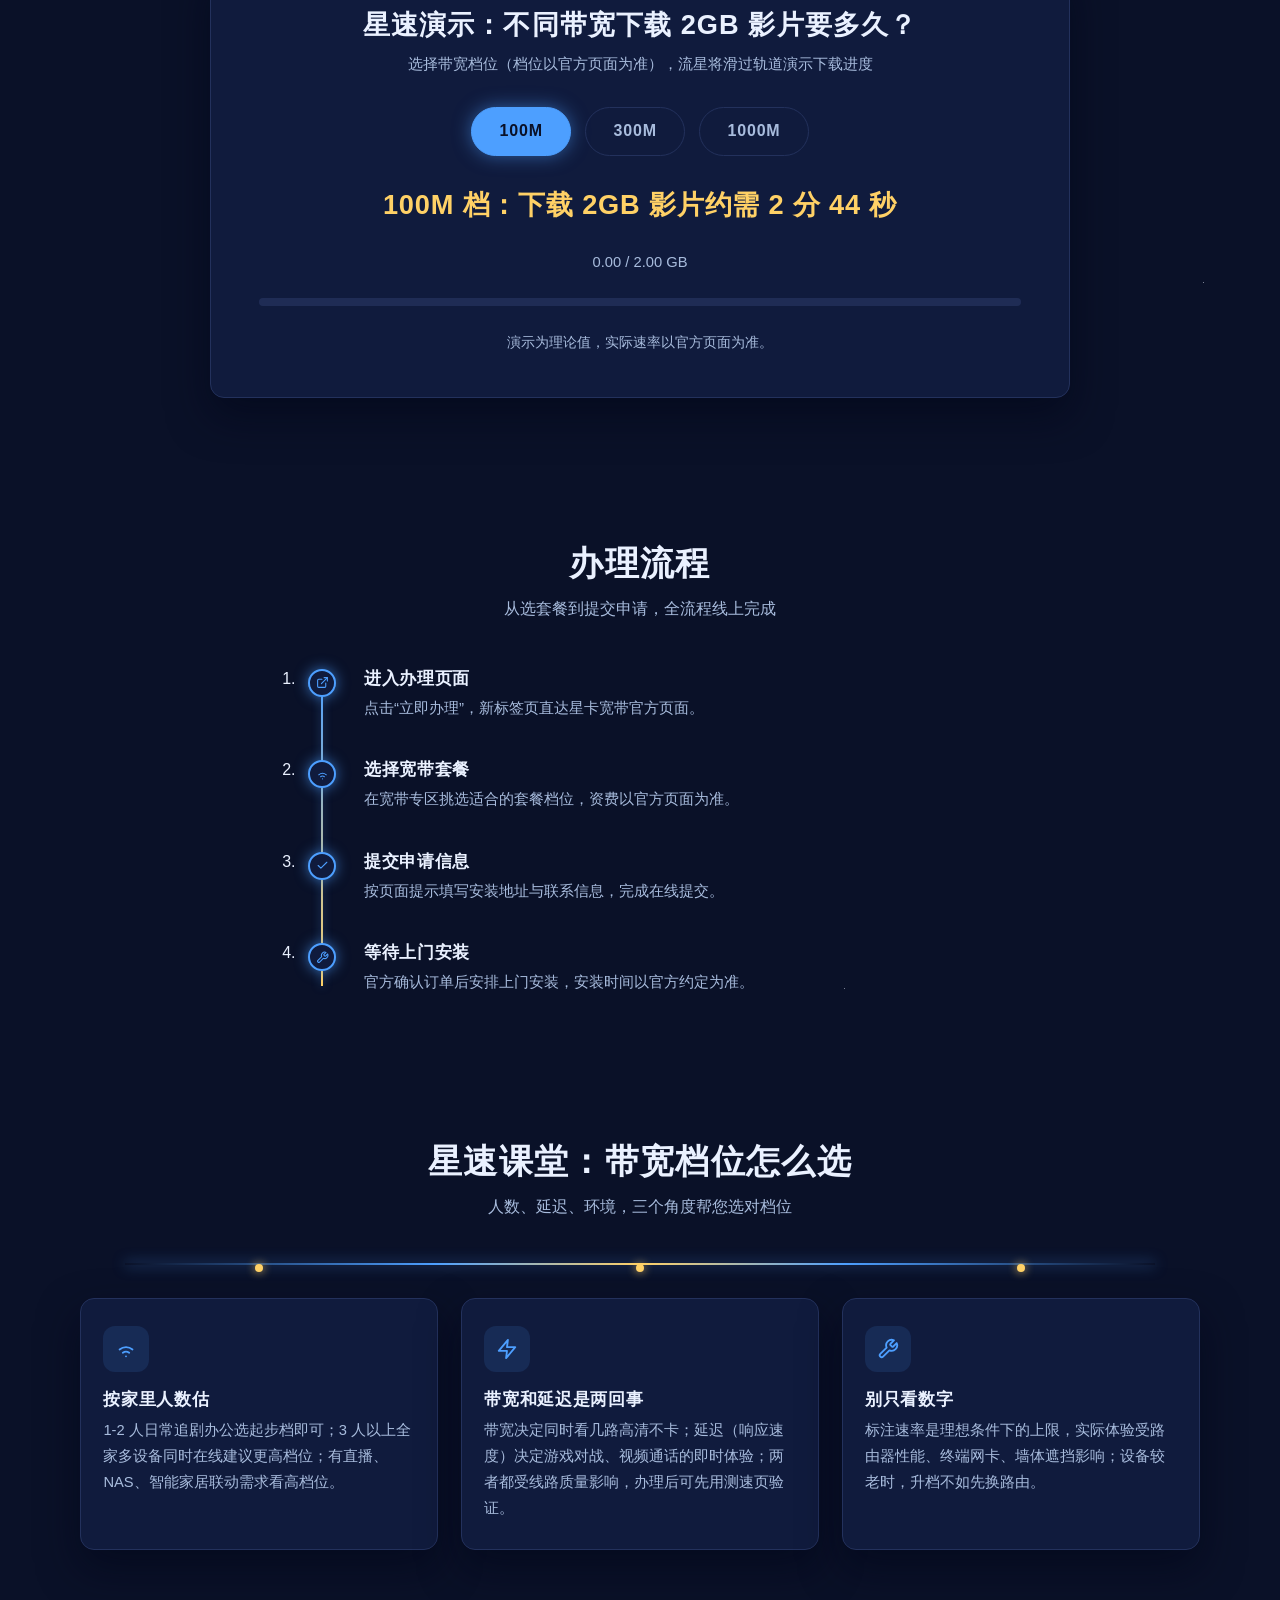
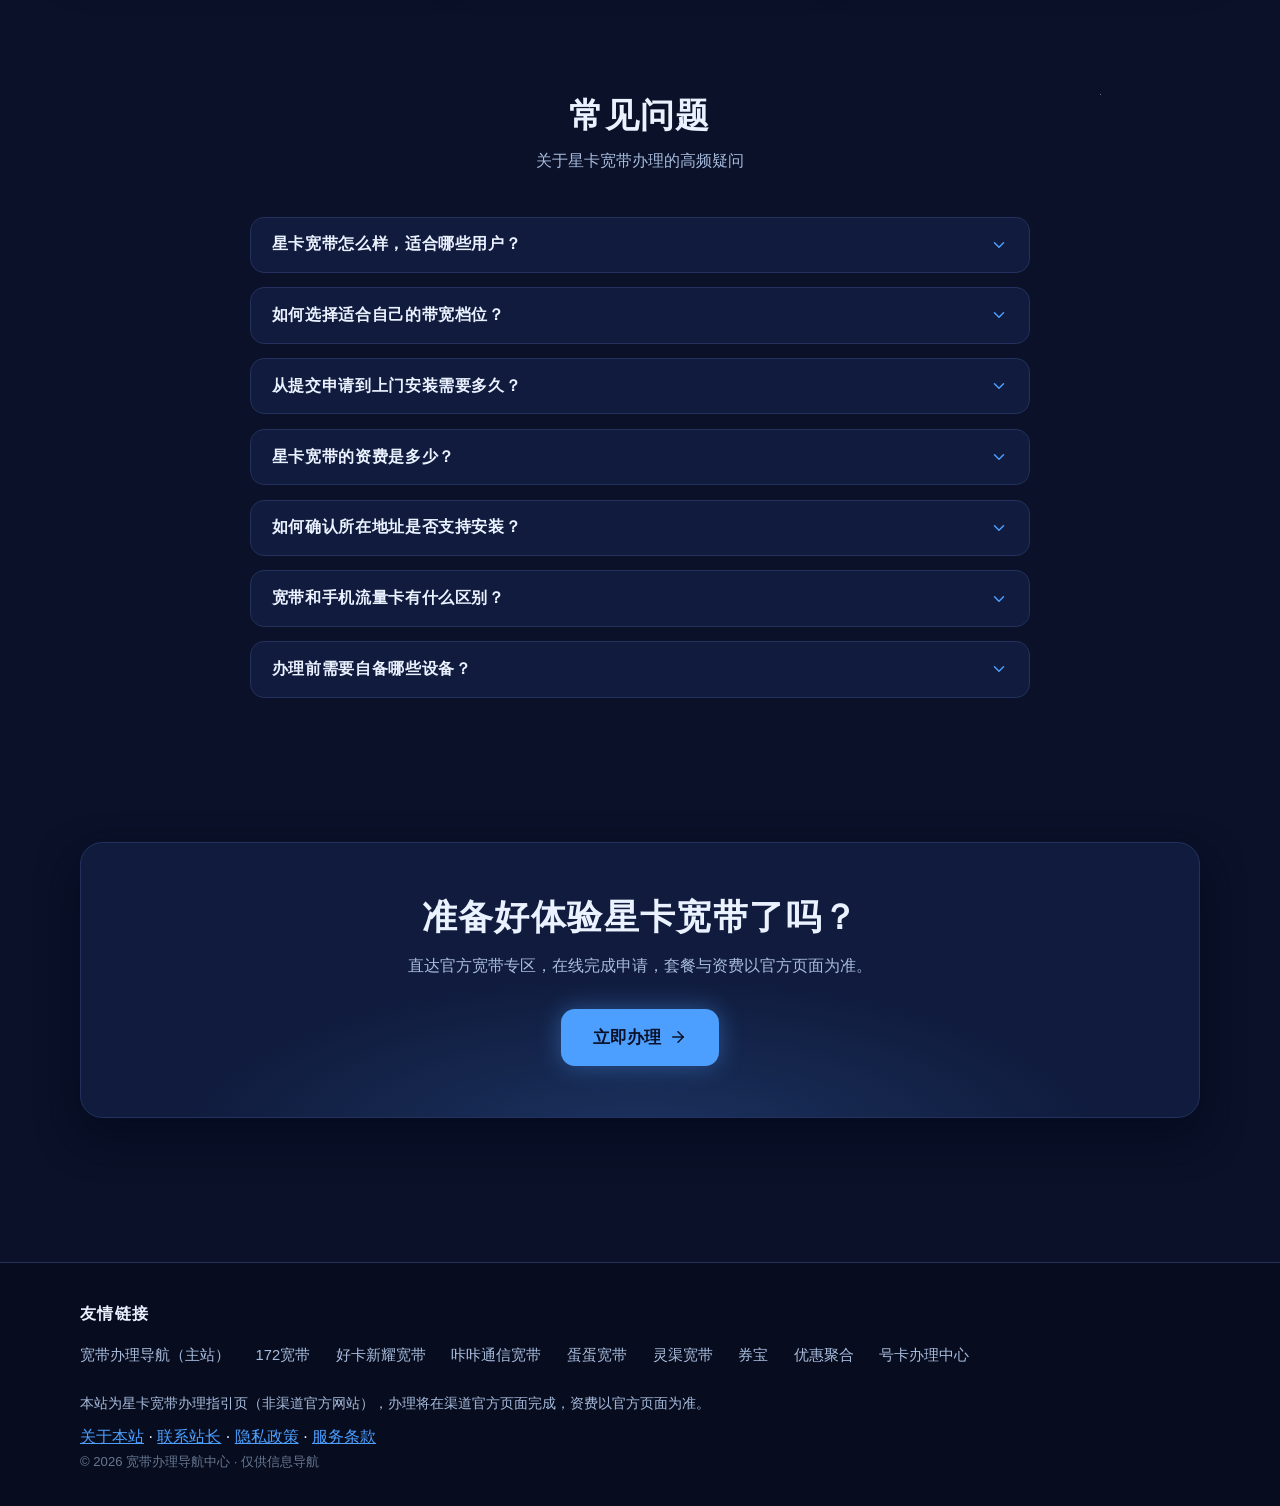
<file: xingka/index.html>
<!DOCTYPE html>
<html lang="zh-CN">
<head>
<meta charset="UTF-8">
<meta name="viewport" content="width=device-width, initial-scale=1">
<title>星卡宽带办理 - 套餐亮点与在线申请入口</title>
<link rel="icon" type="image/svg+xml" href="./favicon.svg">
<meta name="description" content="星卡宽带办理入口与指引：了解星卡宽带套餐亮点、办理流程与常见问题，点击直达官方页面在线申请，具体资费以官方页面为准。">
<meta name="keywords" content="星卡宽带办理,星卡宽带申请,星卡宽带怎么样">
  <meta name="robots" content="index, follow">
  <meta name="author" content="宽带办理导航中心">
  <meta name="datePublished" content="2026-10-22">
  <meta name="dateModified" content="2026-10-22">
<link rel="canonical" href="https://kuandai18.github.io/xingka/">
<meta property="og:title" content="星卡宽带办理 - 套餐亮点与在线申请入口">
<meta property="og:description" content="星卡宽带办理入口与指引：了解星卡宽带套餐亮点、办理流程与常见问题，点击直达官方页面在线申请，具体资费以官方页面为准。">
<meta property="og:type" content="website">
<meta property="og:url" content="https://kuandai18.github.io/xingka/">
<meta property="og:locale" content="zh_CN">
<meta property="og:site_name" content="宽带办理导航中心">
<meta name="twitter:card" content="summary">
<meta name="twitter:title" content="星卡宽带办理 - 套餐亮点与在线申请入口">
<meta name="twitter:description" content="星卡宽带办理入口与指引：了解星卡宽带套餐亮点、办理流程与常见问题，点击直达官方页面在线申请，具体资费以官方页面为准。">
<style>
/* ============================================================
   星卡宽带子站 · 深空星夜暗色科技风（design.md §1.3.2）
   配色：深空蓝黑 #0A1128 / 电光蓝 #4D9FFF / 星光金 #FFD166
   ============================================================ */
:root {
  --c-bg: #0A1128;
  --c-card: #101B3D;
  --c-primary: #4D9FFF;
  --c-accent: #FFD166;
  --c-text: #EAF1FF;
  --c-sub: #A8BCDD;
  --c-line: #23315C;
  --radius: 14px;
  --shadow: 0 18px 40px rgba(2, 6, 23, .55);
}
* { margin: 0; padding: 0; box-sizing: border-box; }
html { overflow-x: clip; scroll-behavior: smooth; }
body {
  font-family: -apple-system, BlinkMacSystemFont, "Segoe UI", "PingFang SC", "Hiragino Sans GB", "Microsoft YaHei", sans-serif;
  background:
    radial-gradient(1.6px 1.6px at 12% 18%, rgba(234,241,255,.75) 50%, transparent 51%),
    radial-gradient(1px 1px at 24% 66%, rgba(234,241,255,.5) 50%, transparent 51%),
    radial-gradient(1.3px 1.3px at 38% 32%, rgba(234,241,255,.55) 50%, transparent 51%),
    radial-gradient(1px 1px at 47% 78%, rgba(234,241,255,.4) 50%, transparent 51%),
    radial-gradient(1.8px 1.8px at 58% 12%, rgba(255,209,102,.5) 50%, transparent 51%),
    radial-gradient(1px 1px at 66% 55%, rgba(234,241,255,.5) 50%, transparent 51%),
    radial-gradient(1.4px 1.4px at 78% 26%, rgba(234,241,255,.6) 50%, transparent 51%),
    radial-gradient(1px 1px at 86% 70%, rgba(234,241,255,.45) 50%, transparent 51%),
    radial-gradient(1.2px 1.2px at 94% 40%, rgba(234,241,255,.5) 50%, transparent 51%),
    radial-gradient(1px 1px at 8% 88%, rgba(234,241,255,.4) 50%, transparent 51%),
    var(--c-bg);
  color: var(--c-text);
  font-size: 16px;
  line-height: 1.75;
  overflow-x: clip;
}
.container { width: min(1120px, 92%); margin-inline: auto; }
h1, h2, h3 { letter-spacing: .04em; line-height: 1.3; }
.num, .speed-result, .speed-bytes { font-variant-numeric: tabular-nums; }
a { color: var(--c-primary); }
:focus-visible { outline: 2px solid var(--c-accent); outline-offset: 3px; border-radius: 4px; }

/* ---- 跳转主内容（无障碍） ---- */
.skip-link {
  position: absolute; left: 1rem; top: -4rem; z-index: 100;
  padding: .6rem 1.2rem; background: var(--c-primary); color: var(--c-bg);
  font-weight: 700; border-radius: 8px; text-decoration: none;
  transition: top .2s ease;
}
.skip-link:focus { top: 1rem; color: var(--c-bg); }

/* ---- 页头 ---- */
.site-header {
  position: sticky; top: 0; z-index: 50;
  background: rgba(10, 17, 40, .85);
  border-bottom: 1px solid var(--c-line);
  backdrop-filter: blur(8px);
}
.header-inner {
  display: flex; align-items: center; justify-content: space-between;
  gap: 1rem; padding: .9rem 0; flex-wrap: wrap;
}
.brand-wrap { display: flex; align-items: center; gap: .75rem; }
.brand { font-weight: 700; letter-spacing: .06em; }
.badge {
  font-size: .75rem; color: var(--c-accent);
  border: 1px solid rgba(255, 209, 102, .45);
  padding: .15rem .6rem; border-radius: 999px; letter-spacing: .08em;
}
.site-nav a { color: var(--c-sub); text-decoration: none; font-size: .95rem; }
.site-nav a:hover { color: var(--c-text); }

/* ---- Hero：全屏星夜 ---- */
.hero {
  position: relative; text-align: center;
  min-height: calc(100svh - 64px);
  display: flex; align-items: center; justify-content: center;
  padding: 4rem 0 5rem;
}
.hero::before {
  content: ""; position: absolute; inset: 0; pointer-events: none;
  background:
    radial-gradient(ellipse 55% 42% at 72% 12%, rgba(77, 159, 255, .16), transparent 70%),
    radial-gradient(ellipse 40% 30% at 18% 85%, rgba(255, 209, 102, .07), transparent 70%);
}
.hero-inner { position: relative; max-width: 760px; }
.hero-eyebrow {
  color: var(--c-primary); font-size: .85rem; font-weight: 600;
  letter-spacing: .42em; text-transform: uppercase; margin-bottom: 1.4rem;
}
.hero h1 {
  font-size: clamp(2rem, 6vw, 3.25rem); font-weight: 300; margin-bottom: 1.2rem;
}
.hero h1 strong { font-weight: 700; color: var(--c-text); }
.hero-slogan {
  font-size: clamp(1.1rem, 2.6vw, 1.45rem); color: var(--c-accent);
  font-weight: 600; letter-spacing: .1em; margin-bottom: 1.1rem;
}
.hero-desc { color: var(--c-sub); max-width: 40em; margin: 0 auto 2.2rem; }
.hero-actions { display: flex; gap: 1rem; justify-content: center; flex-wrap: wrap; }
.btn {
  display: inline-flex; align-items: center; gap: .55rem;
  padding: .85rem 2rem; border-radius: var(--radius);
  font-size: 1.05rem; font-weight: 700; text-decoration: none;
  transition: transform .2s ease, box-shadow .2s ease;
}
.btn-primary {
  background: var(--c-primary); color: var(--c-bg);
  box-shadow: 0 0 24px rgba(77, 159, 255, .4);
}
.btn-primary:hover { transform: translateY(-2px); box-shadow: 0 6px 32px rgba(77, 159, 255, .55); color: var(--c-bg); }
.btn-ghost {
  color: var(--c-text); border: 1px solid var(--c-line);
  background: rgba(16, 27, 61, .5);
}
.btn-ghost:hover { border-color: var(--c-primary); color: var(--c-primary); }

/* ---- 区块通用 ---- */
.section { padding: 4.5rem 0; }
.section-head { text-align: center; margin-bottom: 2.6rem; }
.section-head h2 { font-size: clamp(1.5rem, 3.6vw, 2.1rem); font-weight: 700; }
.section-head p { color: var(--c-sub); margin-top: .6rem; }

/* ---- 亮点区：轨道式布局 ---- */
.orbit { position: relative; padding-top: 2.2rem; }
.orbit::before {
  content: ""; position: absolute; top: 0; left: 4%; right: 4%; height: 2px;
  background: linear-gradient(90deg, transparent, var(--c-primary) 30%, var(--c-accent) 50%, var(--c-primary) 70%, transparent);
  box-shadow: 0 0 14px rgba(77, 159, 255, .8);
}
.orbit-grid {
  display: grid; grid-template-columns: repeat(4, 1fr); gap: 1.4rem;
}
.orbit-card {
  position: relative; background: var(--c-card);
  border: 1px solid var(--c-line); border-radius: var(--radius);
  padding: 1.7rem 1.4rem; box-shadow: var(--shadow);
  transition: transform .25s ease, border-color .25s ease;
}
.orbit-card::before {
  content: ""; position: absolute; top: -2.2rem; left: 50%;
  width: 8px; height: 8px; margin-left: -4px; border-radius: 50%;
  background: var(--c-accent); box-shadow: 0 0 10px rgba(255, 209, 102, .9);
}
.orbit-card:hover { transform: translateY(-6px); border-color: rgba(77, 159, 255, .55); }
.orbit-icon {
  width: 46px; height: 46px; border-radius: 12px; display: grid; place-items: center;
  background: rgba(77, 159, 255, .12); color: var(--c-primary); margin-bottom: 1rem;
}
.orbit-card h3 { font-size: 1.08rem; margin-bottom: .5rem; }
.orbit-card p { color: var(--c-sub); font-size: .92rem; }
.scene-list { list-style: none; margin-top: .7rem; display: grid; gap: .35rem; }
.scene-list li { display: flex; align-items: center; gap: .45rem; font-size: .88rem; color: var(--c-sub); }
.scene-list svg { color: var(--c-accent); flex: none; }

/* ---- 星速课堂（补丁 08 · Phase B）：三小节轨道卡，宽屏三等分 ---- */
@media (min-width: 1024px) {
  .orbit-grid-3 { grid-template-columns: repeat(3, 1fr); }
}
@media (max-width: 1023px) {
  .orbit-grid-3 .orbit-card:last-child { grid-column: 1 / -1; }
}

/* ---- 星速演示器 ---- */
.speed-demo {
  background: var(--c-card); border: 1px solid var(--c-line);
  border-radius: var(--radius); padding: 2.6rem clamp(1.2rem, 4vw, 3rem);
  box-shadow: var(--shadow); max-width: 860px; margin-inline: auto;
}
.speed-demo h2 { text-align: center; font-size: clamp(1.3rem, 3vw, 1.7rem); margin-bottom: .6rem; }
.speed-sub { text-align: center; color: var(--c-sub); font-size: .92rem; margin-bottom: 1.8rem; }
.speed-controls {
  display: flex; justify-content: center; gap: .9rem; flex-wrap: wrap; margin-bottom: 1.6rem;
}
.speed-btn {
  font: inherit; font-weight: 700; font-variant-numeric: tabular-nums;
  color: var(--c-sub); background: transparent; cursor: pointer;
  border: 1px solid var(--c-line); border-radius: 999px;
  padding: .6rem 1.7rem; letter-spacing: .05em;
  transition: color .2s, border-color .2s, background .2s, box-shadow .2s;
}
.speed-btn:hover { color: var(--c-text); border-color: var(--c-primary); }
.speed-btn[aria-pressed="true"] {
  color: var(--c-bg); background: var(--c-primary); border-color: var(--c-primary);
  box-shadow: 0 0 18px rgba(77, 159, 255, .5);
}
.speed-result {
  text-align: center; font-size: clamp(1.25rem, 3.4vw, 1.7rem);
  font-weight: 700; color: var(--c-accent); min-height: 2.4em; letter-spacing: .03em;
}
.speed-bytes { text-align: center; color: var(--c-sub); font-size: .92rem; margin: .2rem 0 1.4rem; }
.speed-track {
  position: relative; height: 8px; border-radius: 999px;
  background: rgba(35, 49, 92, .8); overflow: hidden; margin-bottom: 1.6rem;
}
.speed-bar {
  position: absolute; inset: 0; width: 0%;
  background: linear-gradient(90deg, var(--c-primary), var(--c-accent));
  border-radius: inherit; box-shadow: 0 0 12px rgba(255, 209, 102, .6);
}
.speed-note { text-align: center; color: var(--c-sub); font-size: .85rem; }
.speed-table-wrap { overflow-x: auto; margin-top: 1.2rem; }
.speed-table { width: 100%; border-collapse: collapse; font-size: .92rem; }
.speed-table caption { text-align: left; color: var(--c-sub); font-size: .85rem; padding-bottom: .5rem; }
.speed-table th, .speed-table td {
  text-align: left; padding: .55rem .8rem; border: 1px solid var(--c-line);
}
.speed-table th { color: var(--c-sub); font-weight: 600; }
.speed-table td { font-variant-numeric: tabular-nums; }

/* ---- 办理流程：垂直时间线 ---- */
.timeline { position: relative; max-width: 680px; margin-inline: auto; }
.timeline::before {
  content: ""; position: absolute; left: 21px; top: 10px; bottom: 10px; width: 2px;
  background: linear-gradient(180deg, var(--c-primary), var(--c-accent));
  box-shadow: 0 0 8px rgba(77, 159, 255, .5);
}
.timeline-item { position: relative; padding: 0 0 2.2rem 4rem; }
.timeline-item:last-child { padding-bottom: 0; }
.timeline-node {
  position: absolute; left: 8px; top: 4px; width: 28px; height: 28px;
  border-radius: 50%; background: var(--c-card);
  border: 2px solid var(--c-primary); display: grid; place-items: center;
  box-shadow: 0 0 14px rgba(77, 159, 255, .65); color: var(--c-primary);
}
.timeline-item h3 { font-size: 1.08rem; margin-bottom: .35rem; }
.timeline-item p { color: var(--c-sub); font-size: .94rem; }

/* ---- FAQ ---- */
.faq-list { max-width: 780px; margin-inline: auto; display: grid; gap: .9rem; }
.faq-item {
  background: var(--c-card); border: 1px solid var(--c-line);
  border-radius: var(--radius); transition: border-color .25s ease;
}
.faq-item[open] { border-color: rgba(77, 159, 255, .55); }
.faq-item summary {
  cursor: pointer; list-style: none; display: flex;
  align-items: center; justify-content: space-between; gap: 1rem;
  padding: 1.05rem 1.3rem; font-weight: 600;
}
.faq-item summary::-webkit-details-marker { display: none; }
.faq-item summary svg { flex: none; color: var(--c-primary); transition: transform .25s ease; }
.faq-item[open] summary svg { transform: rotate(180deg); }
.faq-item summary h3 { font-size: 1rem; font-weight: 600; }
.faq-answer { padding: 0 1.3rem 1.15rem; color: var(--c-sub); font-size: .95rem; }

/* ---- 底部 CTA ---- */
.final-cta {
  text-align: center; background:
    radial-gradient(ellipse 60% 90% at 50% 110%, rgba(77, 159, 255, .18), transparent 70%),
    var(--c-card);
  border: 1px solid var(--c-line); border-radius: calc(var(--radius) * 1.6);
  padding: 3.2rem 1.5rem; box-shadow: var(--shadow);
}
.final-cta h2 { font-size: clamp(1.5rem, 3.8vw, 2.2rem); margin-bottom: .8rem; }
.final-cta p { color: var(--c-sub); margin-bottom: 1.8rem; }

/* ---- 页脚 ---- */
.site-footer {
  margin-top: 4.5rem; border-top: 1px solid var(--c-line);
  padding: 2.6rem 0 2rem; background: rgba(6, 10, 26, .6);
}
.footer-title { font-size: 1rem; margin-bottom: 1rem; letter-spacing: .08em; }
.link-list {
  list-style: none; display: flex; flex-wrap: wrap; gap: .4rem 1.6rem; margin-bottom: 1.4rem;
}
.link-list a { color: var(--c-sub); text-decoration: none; font-size: .92rem; }
.link-list a:hover { color: var(--c-primary); }
.footer-note { color: var(--c-sub); font-size: .85rem; margin-bottom: .5rem; max-width: 52em; }
.copyright { color: rgba(168, 188, 221, .6); font-size: .82rem; }

/* ---- 响应式 ---- */
@media (max-width: 1023px) {
  .orbit-grid { grid-template-columns: repeat(2, 1fr); }
}
@media (max-width: 767px) {
  .section { padding: 3.2rem 0; }
  .orbit-grid { grid-template-columns: 1fr; }
  .orbit::before { left: 12%; right: 12%; }
  .hero { min-height: auto; padding: 3.4rem 0 4rem; }
  .header-inner { justify-content: center; }
}

/* ---- 动效降级 ---- */
@media (prefers-reduced-motion: reduce) {
  html { scroll-behavior: auto; }
  *, *::before, *::after { transition: none !important; animation: none !important; }
  .btn-primary:hover, .orbit-card:hover { transform: none; }
}
</style>
<script type="application/ld+json">
{
  "@context": "https://schema.org",
  "@graph": [
    {
      "@type": "Service",
      "name": "星卡宽带办理",
      "serviceType": "宽带办理",
      "url": "https://kuandai18.github.io/xingka/",
      "inLanguage": "zh-CN",
      "description": "星卡宽带办理指引：套餐亮点、办理流程与常见问题，直达官方办理页面。",
      "provider": { "@type": "Organization", "name": "宽带办理导航中心", "url": "https://kuandai18.github.io/" },
      "areaServed": { "@type": "Country", "name": "中国" }
    },
    {
      "@type": "BreadcrumbList",
      "itemListElement": [
        { "@type": "ListItem", "position": 1, "name": "首页", "item": "https://kuandai18.github.io/" },
        { "@type": "ListItem", "position": 2, "name": "星卡宽带", "item": "https://kuandai18.github.io/xingka/" }
      ]
    },
    {
      "@type": "FAQPage",
      "mainEntity": [
        { "@type": "Question", "name": "星卡宽带怎么样，适合哪些用户？",
          "acceptedAnswer": { "@type": "Answer", "text": "星卡宽带在线办理入口直达宽带专区，页面简洁，适合追求快速办理的用户；套餐档位与覆盖情况以官方页面为准。" } },
        { "@type": "Question", "name": "如何选择适合自己的带宽档位？",
          "acceptedAnswer": { "@type": "Answer", "text": "可根据家中同时在线设备数与使用场景估算，可参考本页“星速演示”的下载时长对比；实际可选档位以官方页面为准。" } },
        { "@type": "Question", "name": "从提交申请到上门安装需要多久？",
          "acceptedAnswer": { "@type": "Answer", "text": "提交申请后由官方安排确认与上门安装，具体安装周期以官方页面或客服答复为准。" } },
        { "@type": "Question", "name": "星卡宽带的资费是多少？",
          "acceptedAnswer": { "@type": "Answer", "text": "本站为办理指引页，不展示具体资费；办理将在渠道官方页面完成，资费以官方页面为准。" } },
        { "@type": "Question", "name": "如何确认所在地址是否支持安装？",
          "acceptedAnswer": { "@type": "Answer", "text": "覆盖范围因地区而异，可在官方页面查询或咨询客服，确认安装地址是否支持星卡宽带。" } },
        { "@type": "Question", "name": "宽带和手机流量卡有什么区别？",
          "acceptedAnswer": { "@type": "Answer", "text": "宽带是家庭固定网络，由光纤入户提供不限量供给，适合电视、电脑等固定设备长时使用；手机流量卡面向移动场景。本页办理入口默认直达宽带专区，无需另行寻找。" } },
        { "@type": "Question", "name": "办理前需要自备哪些设备？",
          "acceptedAnswer": { "@type": "Answer", "text": "光猫通常由装机师傅携带上门调试；路由器可自备或按官方页面提供的选项选购，具体设备要求以官方页面说明为准。" } }
      ]
    }
  ]
}
</script>
</head>
<body>
<a title="跳到主要内容" class="skip-link" href="#main">跳到主要内容</a>

<!-- 内联 SVG 图标库（线性风格，aria-hidden 装饰） -->
<svg xmlns="http://www.w3.org/2000/svg" style="display:none" aria-hidden="true">
  <symbol id="i-zap" viewBox="0 0 24 24"><polygon points="13 2 3 14 12 14 11 22 21 10 12 10 13 2" fill="none" stroke="currentColor" stroke-width="2" stroke-linejoin="round"/></symbol>
  <symbol id="i-check" viewBox="0 0 24 24"><polyline points="20 6 9 17 4 12" fill="none" stroke="currentColor" stroke-width="2" stroke-linecap="round" stroke-linejoin="round"/></symbol>
  <symbol id="i-download" viewBox="0 0 24 24"><path d="M21 15v4a2 2 0 0 1-2 2H5a2 2 0 0 1-2-2v-4" fill="none" stroke="currentColor" stroke-width="2" stroke-linecap="round" stroke-linejoin="round"/><polyline points="7 10 12 15 17 10" fill="none" stroke="currentColor" stroke-width="2" stroke-linecap="round" stroke-linejoin="round"/><line x1="12" y1="15" x2="12" y2="3" stroke="currentColor" stroke-width="2" stroke-linecap="round"/></symbol>
  <symbol id="i-wifi" viewBox="0 0 24 24"><path d="M5 12.55a11 11 0 0 1 14.08 0" fill="none" stroke="currentColor" stroke-width="2" stroke-linecap="round"/><path d="M8.53 16.11a6 6 0 0 1 6.95 0" fill="none" stroke="currentColor" stroke-width="2" stroke-linecap="round"/><line x1="12" y1="20" x2="12.01" y2="20" stroke="currentColor" stroke-width="2" stroke-linecap="round"/></symbol>
  <symbol id="i-external" viewBox="0 0 24 24"><path d="M18 13v6a2 2 0 0 1-2 2H5a2 2 0 0 1-2-2V8a2 2 0 0 1 2-2h6" fill="none" stroke="currentColor" stroke-width="2" stroke-linecap="round" stroke-linejoin="round"/><polyline points="15 3 21 3 21 9" fill="none" stroke="currentColor" stroke-width="2" stroke-linecap="round" stroke-linejoin="round"/><line x1="10" y1="14" x2="21" y2="3" stroke="currentColor" stroke-width="2" stroke-linecap="round"/></symbol>
  <symbol id="i-tool" viewBox="0 0 24 24"><path d="M14.7 6.3a1 1 0 0 0 0 1.4l1.6 1.6a1 1 0 0 0 1.4 0l3.77-3.77a6 6 0 0 1-7.94 7.94l-6.91 6.91a2.12 2.12 0 0 1-3-3l6.91-6.91a6 6 0 0 1 7.94-7.94l-3.76 3.76z" fill="none" stroke="currentColor" stroke-width="2" stroke-linecap="round" stroke-linejoin="round"/></symbol>
  <symbol id="i-chevron" viewBox="0 0 24 24"><polyline points="6 9 12 15 18 9" fill="none" stroke="currentColor" stroke-width="2" stroke-linecap="round" stroke-linejoin="round"/></symbol>
  <symbol id="i-arrow-right" viewBox="0 0 24 24"><line x1="5" y1="12" x2="19" y2="12" stroke="currentColor" stroke-width="2" stroke-linecap="round"/><polyline points="12 5 19 12 12 19" fill="none" stroke="currentColor" stroke-width="2" stroke-linecap="round" stroke-linejoin="round"/></symbol>
</svg>

<header class="site-header">
  <div class="container header-inner">
    <div class="brand-wrap">
      <span class="brand">星卡宽带</span>
      <span class="badge">官方合作导流页</span>
    </div>
    <nav class="site-nav" aria-label="站内导航">
      <a title="← 返回主站" href="../index.html">← 返回主站</a>
    </nav>
  </div>
</header>

<main id="main">

  <!-- ① 全屏星夜 Hero -->
  <section class="hero" aria-labelledby="hero-title">
    <div class="container hero-inner">
      <p class="hero-eyebrow">XINGKA BROADBAND</p>
      <h1 id="hero-title"><span>星卡</span><strong>宽带</strong></h1>
      <p class="hero-slogan">快如星驰的宽带办理</p>
      <p class="hero-desc">星卡宽带在线办理入口，直达宽带专区，页面简洁，适合追求快速办理的用户。点击下方按钮前往官方页面，套餐与资费以官方页面为准。</p>
      <div class="hero-actions">
        <a title="立即办理" class="btn btn-primary" href="https://ym.ksjhaoka.com/pages/index/index?keyword=%E5%AE%BD%E5%B8%A6&amp;s=loshqy1H719207" target="_blank" rel="sponsored nofollow noopener" data-channel="xingka">立即办理<svg width="18" height="18" aria-hidden="true"><use href="#i-arrow-right"/></svg></a>
        <a title="查看办理流程" class="btn btn-ghost" href="#process">查看办理流程</a>
      </div>
    </div>
  </section>

  <!-- ② 轨道式亮点区 -->
  <section class="section" aria-labelledby="highlights-title">
    <div class="container">
      <div class="section-head">
        <h2 id="highlights-title">为什么选择星卡宽带</h2>
        <p>直达宽带专区，把时间留给速度本身</p>
      </div>
      <div class="orbit">
        <div class="orbit-grid">
          <article class="orbit-card">
            <div class="orbit-icon"><svg width="22" height="22" aria-hidden="true"><use href="#i-zap"/></svg></div>
            <h3>直达宽带专区</h3>
            <p>点击办理直达官方宽带专区，无需在页面间寻找入口。</p>
          </article>
          <article class="orbit-card">
            <div class="orbit-icon"><svg width="22" height="22" aria-hidden="true"><use href="#i-check"/></svg></div>
            <h3>页面简洁</h3>
            <p>官方办理页面简洁清晰，关键信息一目了然。</p>
          </article>
          <article class="orbit-card">
            <div class="orbit-icon"><svg width="22" height="22" aria-hidden="true"><use href="#i-download"/></svg></div>
            <h3>快速办理</h3>
            <p>在线提交申请，流程短，适合追求快速办理的用户。</p>
          </article>
          <article class="orbit-card">
            <div class="orbit-icon"><svg width="22" height="22" aria-hidden="true"><use href="#i-wifi"/></svg></div>
            <h3>速度体验</h3>
            <p>高带宽场景都能支撑，可选档位以官方页面为准。</p>
            <ul class="scene-list">
              <li><svg width="14" height="14" aria-hidden="true"><use href="#i-check"/></svg>4K 高清影音</li>
              <li><svg width="14" height="14" aria-hidden="true"><use href="#i-check"/></svg>多人在线游戏</li>
              <li><svg width="14" height="14" aria-hidden="true"><use href="#i-check"/></svg>直播上传</li>
            </ul>
          </article>
        </div>
      </div>
    </div>
  </section>

  <!-- ③ 星速演示器（特色交互） -->
  <section class="section" aria-labelledby="speed-demo-title">
    <div class="container">
      <div class="speed-demo">
        <h2 id="speed-demo-title">星速演示：不同带宽下载 2GB 影片要多久？</h2>
        <p class="speed-sub">选择带宽档位（档位以官方页面为准），流星将滑过轨道演示下载进度</p>
        <div class="speed-controls" role="group" aria-label="选择带宽档位">
          <button type="button" class="speed-btn" data-mbps="100" aria-pressed="true">100M</button>
          <button type="button" class="speed-btn" data-mbps="300" aria-pressed="false">300M</button>
          <button type="button" class="speed-btn" data-mbps="1000" aria-pressed="false">1000M</button>
        </div>
        <p class="speed-result" aria-live="polite">100M 档：下载 2GB 影片约需 2 分 44 秒</p>
        <p class="speed-bytes" aria-hidden="true">0.00 / 2.00 GB</p>
        <div class="speed-track" aria-hidden="true"><div class="speed-bar"></div></div>
        <noscript>
          <div class="speed-table-wrap">
            <table class="speed-table">
              <caption>不同带宽下载 2GB 影片的理论用时对照</caption>
              <thead><tr><th scope="col">带宽档位</th><th scope="col">理论用时</th></tr></thead>
              <tbody>
                <tr><td>100M</td><td>约 2 分 44 秒</td></tr>
                <tr><td>300M</td><td>约 55 秒</td></tr>
                <tr><td>1000M</td><td>约 16 秒</td></tr>
              </tbody>
            </table>
          </div>
        </noscript>
        <p class="speed-note">演示为理论值，实际速率以官方页面为准。</p>
      </div>
    </div>
  </section>

  <!-- ④ 办理流程：垂直时间线 -->
  <section class="section" id="process" aria-labelledby="process-title">
    <div class="container">
      <div class="section-head">
        <h2 id="process-title">办理流程</h2>
        <p>从选套餐到提交申请，全流程线上完成</p>
      </div>
      <ol class="timeline">
        <li class="timeline-item">
          <span class="timeline-node" aria-hidden="true"><svg width="13" height="13"><use href="#i-external"/></svg></span>
          <h3>进入办理页面</h3>
          <p>点击“立即办理”，新标签页直达星卡宽带官方页面。</p>
        </li>
        <li class="timeline-item">
          <span class="timeline-node" aria-hidden="true"><svg width="13" height="13"><use href="#i-wifi"/></svg></span>
          <h3>选择宽带套餐</h3>
          <p>在宽带专区挑选适合的套餐档位，资费以官方页面为准。</p>
        </li>
        <li class="timeline-item">
          <span class="timeline-node" aria-hidden="true"><svg width="13" height="13"><use href="#i-check"/></svg></span>
          <h3>提交申请信息</h3>
          <p>按页面提示填写安装地址与联系信息，完成在线提交。</p>
        </li>
        <li class="timeline-item">
          <span class="timeline-node" aria-hidden="true"><svg width="13" height="13"><use href="#i-tool"/></svg></span>
          <h3>等待上门安装</h3>
          <p>官方确认订单后安排上门安装，安装时间以官方约定为准。</p>
        </li>
      </ol>
    </div>
  </section>

  <!-- ⑤ 星速课堂：带宽档位怎么选（补丁 08 · Phase B 内容增强） -->
  <section class="section" aria-labelledby="classroom-title">
    <div class="container">
      <div class="section-head">
        <h2 id="classroom-title">星速课堂：带宽档位怎么选</h2>
        <p>人数、延迟、环境，三个角度帮您选对档位</p>
      </div>
      <div class="orbit">
        <div class="orbit-grid orbit-grid-3">
          <article class="orbit-card">
            <div class="orbit-icon"><svg width="22" height="22" aria-hidden="true"><use href="#i-wifi"/></svg></div>
            <h3>按家里人数估</h3>
            <p>1-2 人日常追剧办公选起步档即可；3 人以上全家多设备同时在线建议更高档位；有直播、NAS、智能家居联动需求看高档位。</p>
          </article>
          <article class="orbit-card">
            <div class="orbit-icon"><svg width="22" height="22" aria-hidden="true"><use href="#i-zap"/></svg></div>
            <h3>带宽和延迟是两回事</h3>
            <p>带宽决定同时看几路高清不卡；延迟（响应速度）决定游戏对战、视频通话的即时体验；两者都受线路质量影响，办理后可先用测速页验证。</p>
          </article>
          <article class="orbit-card">
            <div class="orbit-icon"><svg width="22" height="22" aria-hidden="true"><use href="#i-tool"/></svg></div>
            <h3>别只看数字</h3>
            <p>标注速率是理想条件下的上限，实际体验受路由器性能、终端网卡、墙体遮挡影响；设备较老时，升档不如先换路由。</p>
          </article>
        </div>
      </div>
    </div>
  </section>

  <!-- ⑥ FAQ -->
  <section class="section" aria-labelledby="faq-title">
    <div class="container">
      <div class="section-head">
        <h2 id="faq-title">常见问题</h2>
        <p>关于星卡宽带办理的高频疑问</p>
      </div>
      <div class="faq-list">
        <details class="faq-item">
          <summary><h3>星卡宽带怎么样，适合哪些用户？</h3><svg width="18" height="18" aria-hidden="true"><use href="#i-chevron"/></svg></summary>
          <p class="faq-answer">星卡宽带在线办理入口直达宽带专区，页面简洁，适合追求快速办理的用户；套餐档位与覆盖情况以官方页面为准。</p>
        </details>
        <details class="faq-item">
          <summary><h3>如何选择适合自己的带宽档位？</h3><svg width="18" height="18" aria-hidden="true"><use href="#i-chevron"/></svg></summary>
          <p class="faq-answer">可根据家中同时在线设备数与使用场景估算，可参考本页“星速演示”的下载时长对比；实际可选档位以官方页面为准。</p>
        </details>
        <details class="faq-item">
          <summary><h3>从提交申请到上门安装需要多久？</h3><svg width="18" height="18" aria-hidden="true"><use href="#i-chevron"/></svg></summary>
          <p class="faq-answer">提交申请后由官方安排确认与上门安装，具体安装周期以官方页面或客服答复为准。</p>
        </details>
        <details class="faq-item">
          <summary><h3>星卡宽带的资费是多少？</h3><svg width="18" height="18" aria-hidden="true"><use href="#i-chevron"/></svg></summary>
          <p class="faq-answer">本站为办理指引页，不展示具体资费；办理将在渠道官方页面完成，资费以官方页面为准。</p>
        </details>
        <details class="faq-item">
          <summary><h3>如何确认所在地址是否支持安装？</h3><svg width="18" height="18" aria-hidden="true"><use href="#i-chevron"/></svg></summary>
          <p class="faq-answer">覆盖范围因地区而异，可在官方页面查询或咨询客服，确认安装地址是否支持星卡宽带。</p>
        </details>
        <details class="faq-item">
          <summary><h3>宽带和手机流量卡有什么区别？</h3><svg width="18" height="18" aria-hidden="true"><use href="#i-chevron"/></svg></summary>
          <p class="faq-answer">宽带是家庭固定网络，由光纤入户提供不限量供给，适合电视、电脑等固定设备长时使用；手机流量卡面向移动场景。本页办理入口默认直达宽带专区，无需另行寻找。</p>
        </details>
        <details class="faq-item">
          <summary><h3>办理前需要自备哪些设备？</h3><svg width="18" height="18" aria-hidden="true"><use href="#i-chevron"/></svg></summary>
          <p class="faq-answer">光猫通常由装机师傅携带上门调试；路由器可自备或按官方页面提供的选项选购，具体设备要求以官方页面说明为准。</p>
        </details>
      </div>
    </div>
  </section>

  <!-- ⑦ 底部 CTA -->
  <section class="section" aria-labelledby="cta-title">
    <div class="container">
      <div class="final-cta">
        <h2 id="cta-title">准备好体验星卡宽带了吗？</h2>
        <p>直达官方宽带专区，在线完成申请，套餐与资费以官方页面为准。</p>
        <a title="立即办理" class="btn btn-primary" href="https://ym.ksjhaoka.com/pages/index/index?keyword=%E5%AE%BD%E5%B8%A6&amp;s=loshqy1H719207" target="_blank" rel="sponsored nofollow noopener" data-channel="xingka">立即办理<svg width="18" height="18" aria-hidden="true"><use href="#i-arrow-right"/></svg></a>
      </div>
    </div>
  </section>

</main>

<footer class="site-footer">
  <div class="container">
    <nav class="footer-links" aria-label="友情链接">
      <h2 class="footer-title">友情链接</h2>
      <ul class="link-list">
        <li><a title="宽带办理导航（主站）" href="../index.html">宽带办理导航（主站）</a></li>
        <li><a title="172宽带" href="../r172/index.html">172宽带</a></li>
        <li><a title="好卡新耀宽带" href="../xinyao/index.html">好卡新耀宽带</a></li>
        <li><a title="咔咔通信宽带" href="../kaka/index.html">咔咔通信宽带</a></li>
        <li><a title="蛋蛋宽带" href="../dandan/index.html">蛋蛋宽带</a></li>
        <li><a title="灵渠宽带" href="../lingqu/index.html">灵渠宽带</a></li>
        <li><a title="券宝" href="https://jdjdndn.github.io/" target="_blank" rel="noopener">券宝</a></li>
        <li><a title="优惠聚合" href="https://wcbblll.cc" target="_blank" rel="noopener">优惠聚合</a></li>
        <li><a title="号卡办理中心" href="https://dlhaoka.com" target="_blank" rel="noopener">号卡办理中心</a></li>
      </ul>
    </nav>
    <p class="footer-note">本站为星卡宽带办理指引页（非渠道官方网站），办理将在渠道官方页面完成，资费以官方页面为准。</p>
    <p class="footer-legal">
      <a title="关于本站" href="../index.html#about">关于本站</a> · <a title="联系站长" href="../index.html#contact">联系站长</a> · <a title="隐私政策" href="../index.html#privacy">隐私政策</a> · <a title="服务条款" href="../index.html#terms">服务条款</a>
    </p>
    <p class="copyright">© 2026 宽带办理导航中心 · 仅供信息导航</p>
  </div>
</footer>

<script src="../data.js"></script>
<script>
(function () {
  'use strict';

  /**
   * 星速演示器：按 2×8×1024 Mb ÷ 带宽(Mbps) 计算下载 2GB 影片的理论用时。
   * 进度条用 requestAnimationFrame 驱动，演示时长与真实时长成正比（1/20 速，
   * 限制在 1.2~9 秒之间）；reduced-motion 时直接呈现终态。
   */
  var FILE_MB = 2 * 8 * 1024; /* 2GB 影片 = 16384 Mb */
  var btns = Array.prototype.slice.call(document.querySelectorAll('.speed-btn'));
  var result = document.querySelector('.speed-result');
  var bytes = document.querySelector('.speed-bytes');
  var bar = document.querySelector('.speed-bar');
  var reduce = window.matchMedia('(prefers-reduced-motion: reduce)');
  var rafId = null;

  /* 将秒数格式化为"约 X 分 X 秒"或"约 X 秒" */
  function fmtTime(sec) {
    if (sec >= 60) {
      return '约 ' + Math.floor(sec / 60) + ' 分 ' + (Math.round(sec % 60)) + ' 秒';
    }
    return '约 ' + Math.round(sec) + ' 秒';
  }

  /* 渲染终态：结果文本 + 进度条满格 */
  function render(mbps) {
    var sec = FILE_MB / mbps;
    result.textContent = mbps + 'M 档：下载 2GB 影片约需 ' + fmtTime(sec);
    bar.style.width = '100%';
    bytes.textContent = '2.00 / 2.00 GB';
  }

  /* rAF 驱动的演示动画：进度按真实比例推进 */
  function play(mbps) {
    if (rafId) { cancelAnimationFrame(rafId); }
    if (reduce.matches) { render(mbps); return; }
    var sec = FILE_MB / mbps;
    var duration = Math.min(Math.max(sec * 50, 1200), 9000); /* 1/20 速，夹在 1.2~9s */
    var start = 0;
    function frame(now) {
      if (!start) { start = now; }
      var p = Math.min((now - start) / duration, 1);
      var eased = 1 - Math.pow(1 - p, 2); /* ease-out */
      bar.style.width = (eased * 100).toFixed(1) + '%';
      bytes.textContent = (eased * 2).toFixed(2) + ' / 2.00 GB';
      if (p < 1) {
        rafId = requestAnimationFrame(frame);
      } else {
        rafId = null;
        render(mbps);
      }
    }
    rafId = requestAnimationFrame(frame);
  }

  btns.forEach(function (btn) {
    btn.addEventListener('click', function () {
      btns.forEach(function (b) { b.setAttribute('aria-pressed', String(b === btn)); });
      play(parseInt(btn.getAttribute('data-mbps'), 10));
    });
  });

  /**
   * data.js 一致性自检（NFR-018 维护性护栏）：
   * 遍历 [data-channel] 链接，与 kuandaiList 的 url 逐字符比对，
   * 不一致时输出 console.warn，访客无感知。
   */
  if (typeof kuandaiList !== 'undefined' && Array.isArray(kuandaiList)) {
    var expect = {};
    kuandaiList.forEach(function (c) { expect[c.slug] = c.url; });
    Array.prototype.forEach.call(document.querySelectorAll('[data-channel]'), function (a) {
      var slug = a.getAttribute('data-channel');
      if (expect[slug] && a.getAttribute('href') !== expect[slug]) {
        console.warn('[data.js 一致性] ' + slug + ' 的办理链接与 data.js 不一致，请同步更新。');
      }
    });
  }
})();
</script>
</body>
</html>
</file>
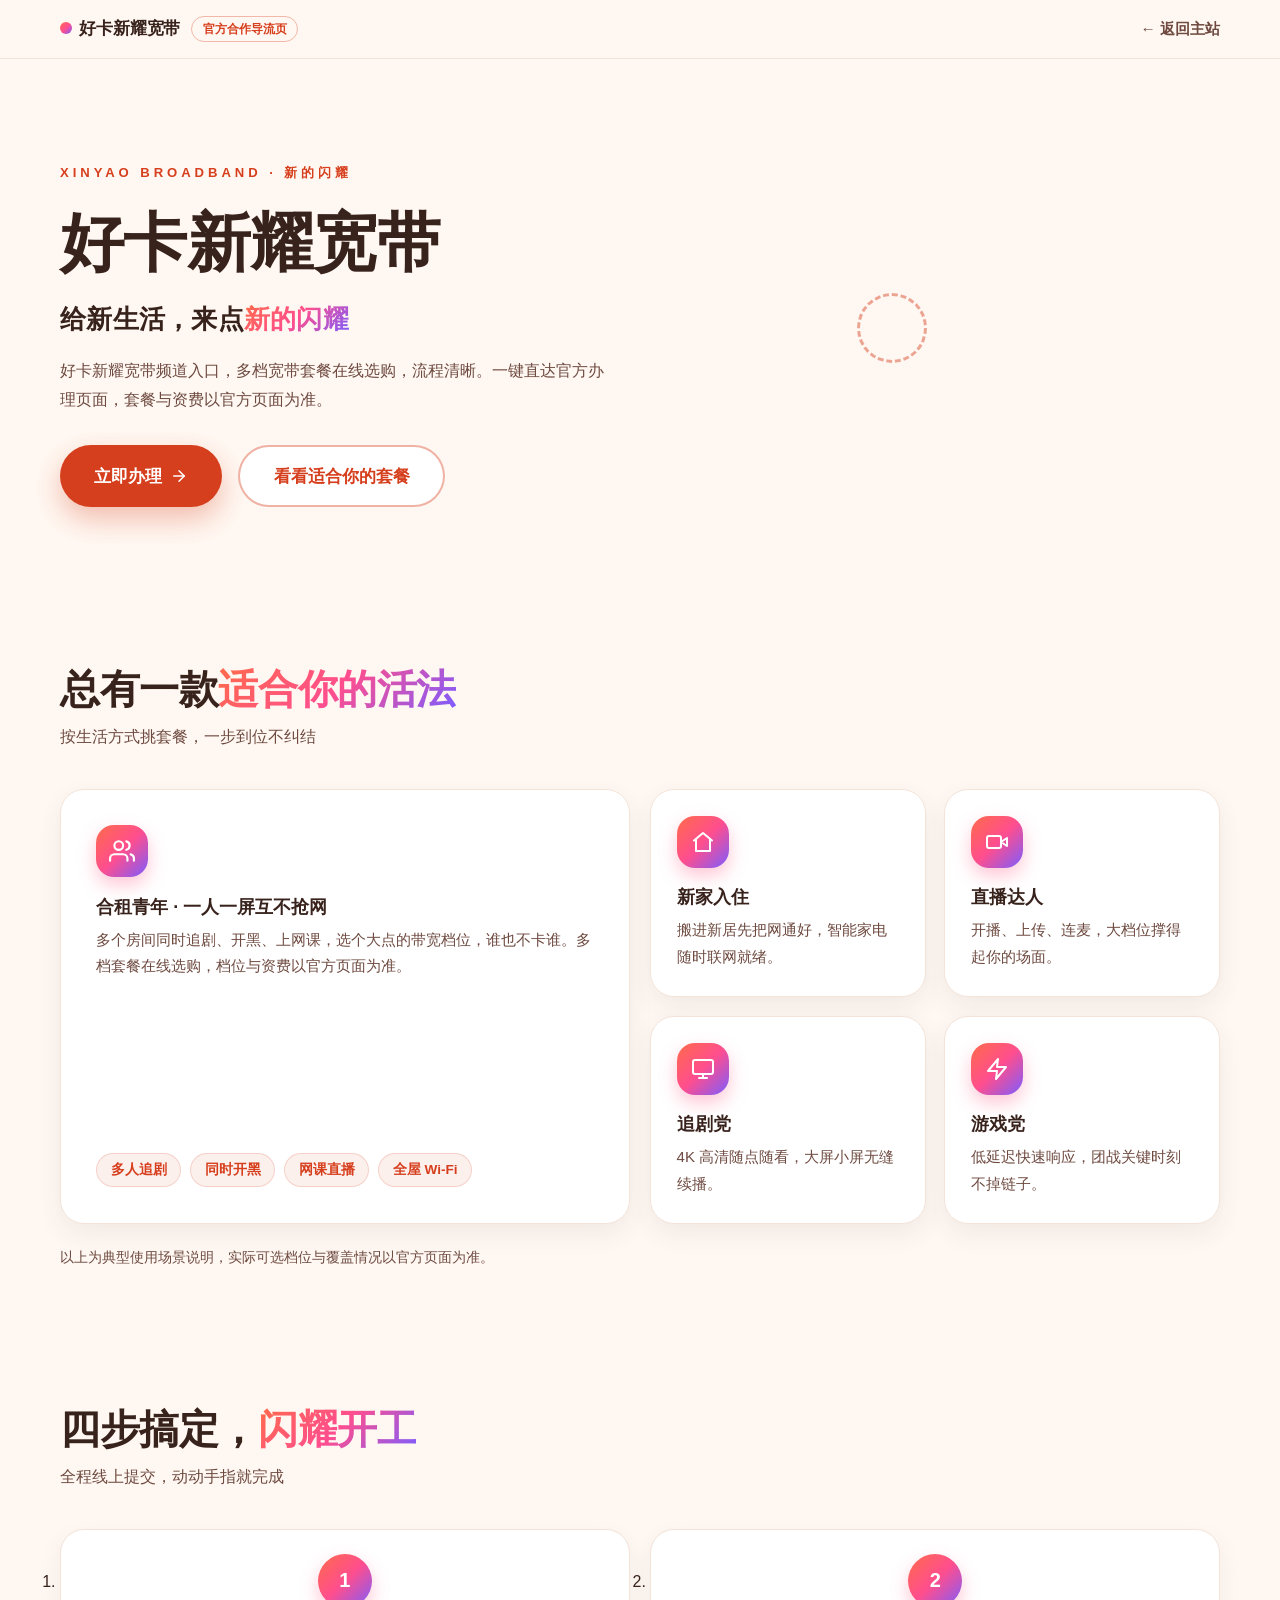
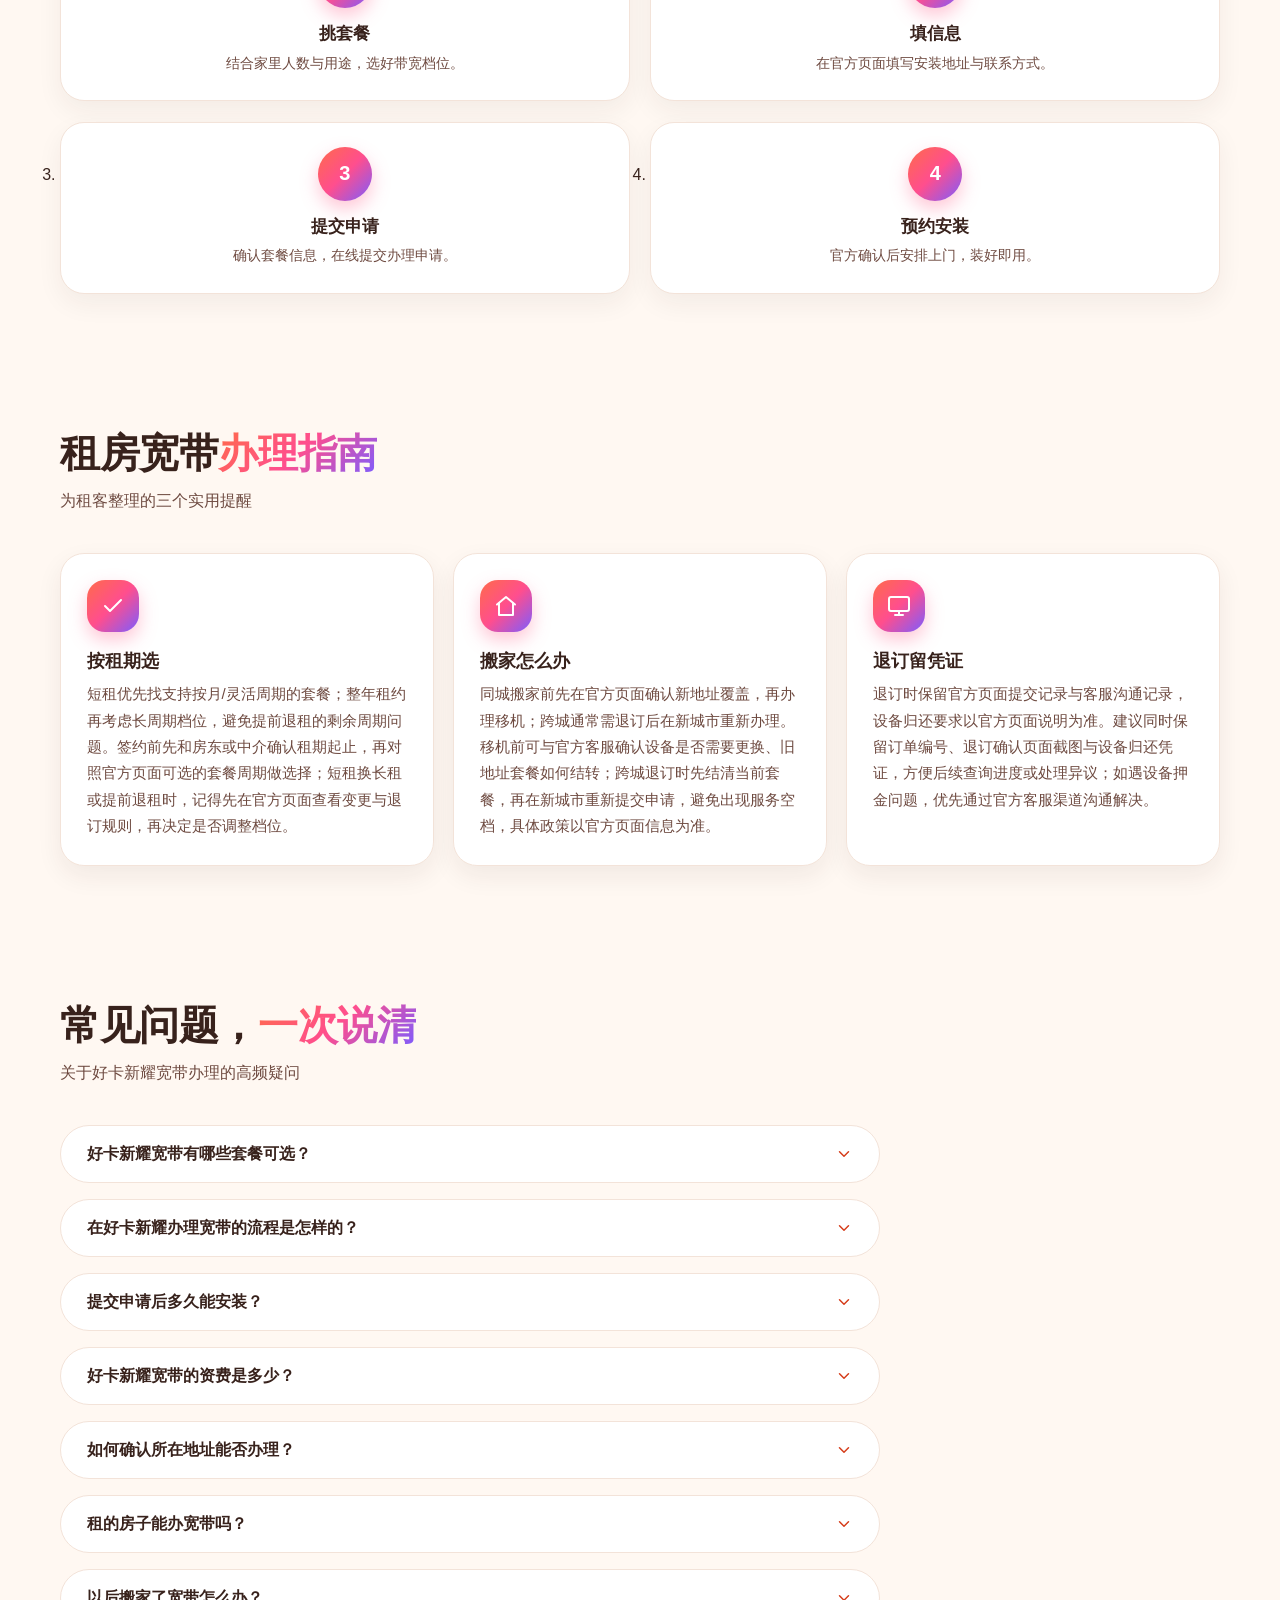
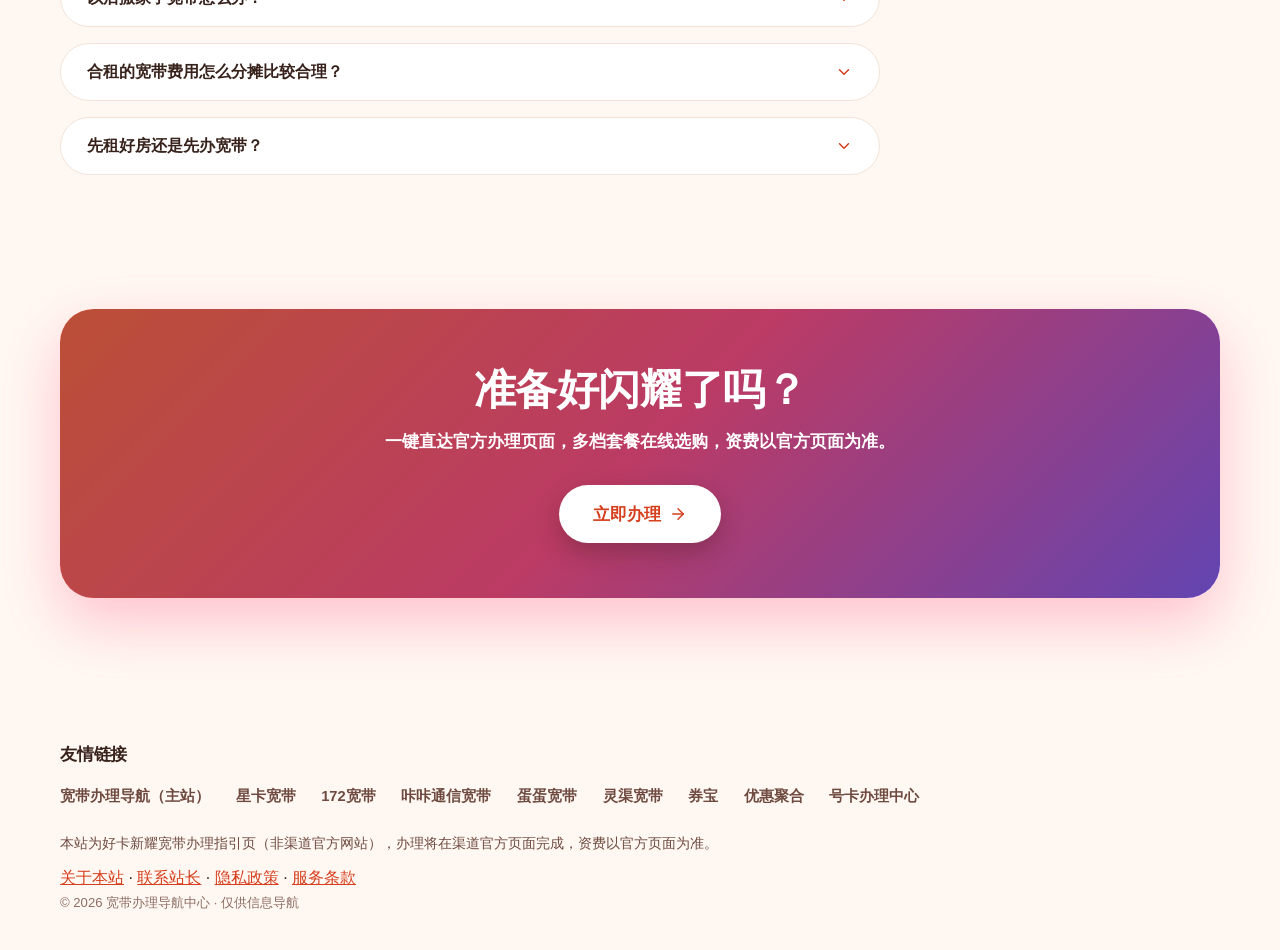
<file: xinyao/index.html>
<!DOCTYPE html>
<html lang="zh-CN">
<head>
<meta charset="UTF-8">
<meta name="viewport" content="width=device-width, initial-scale=1">
<title>好卡新耀宽带办理 - 套餐亮点与在线申请入口</title>
<link rel="icon" type="image/svg+xml" href="./favicon.svg">
<meta name="description" content="好卡新耀宽带办理指南：套餐亮点、办理流程与常见问题解析，一键直达官方办理页面在线申请，具体资费以官方页面为准。">
<meta name="keywords" content="好卡新耀宽带,好卡新耀宽带办理,宽带套餐申请">
  <meta name="robots" content="index, follow">
  <meta name="author" content="宽带办理导航中心">
  <meta name="datePublished" content="2026-10-22">
  <meta name="dateModified" content="2026-10-22">
<link rel="canonical" href="https://kuandai18.github.io/xinyao/">
<meta property="og:title" content="好卡新耀宽带办理 - 套餐亮点与在线申请入口">
<meta property="og:description" content="好卡新耀宽带办理指南：套餐亮点、办理流程与常见问题解析，一键直达官方办理页面在线申请，具体资费以官方页面为准。">
<meta property="og:type" content="website">
<meta property="og:url" content="https://kuandai18.github.io/xinyao/">
<meta property="og:locale" content="zh_CN">
<meta property="og:site_name" content="宽带办理导航中心">
<meta name="twitter:card" content="summary">
<meta name="twitter:title" content="好卡新耀宽带办理 - 套餐亮点与在线申请入口">
<meta name="twitter:description" content="好卡新耀宽带办理指南：套餐亮点、办理流程与常见问题解析，一键直达官方办理页面在线申请，具体资费以官方页面为准。">
<style>
/* ============================================================
   好卡新耀宽带子站 · 渐变流体活力风（design.md §1.3.4）
   配色：暖米白 #FFF8F2 / 渐变 #FF6B4A→#FF4E8E→#7C5CFF
        CTA 实色 #D63F1D（白字 ≈5:1）/ 正文 #38221C / 次级 #6E4A40
   版式：全站唯一的不对称 Hero + Bento 网格布局
   交互：Hero blob 滚动视差（0.2/0.35 倍速反向）+ Bento 3D 微倾斜（≤4°）
   ============================================================ */
:root {
  --c-bg: #FFF8F2;
  --c-card: #FFFFFF;
  --c-cta: #D63F1D;
  --c-text: #38221C;
  --c-sub: #6E4A40;
  --c-line: #F3E3D9;
  --g-flow: linear-gradient(135deg, #FF6B4A, #FF4E8E, #7C5CFF);
  --radius: 24px;
}
* { margin: 0; padding: 0; box-sizing: border-box; }
html { overflow-x: clip; scroll-behavior: smooth; }
body {
  font-family: -apple-system, BlinkMacSystemFont, "Segoe UI", "PingFang SC", "Hiragino Sans GB", "Microsoft YaHei", sans-serif;
  background: var(--c-bg);
  color: var(--c-text);
  font-size: 16px;
  line-height: 1.75;
  overflow-x: clip;
}
.container { width: min(1160px, 92%); margin-inline: auto; }
h1, h2 { font-weight: 900; line-height: 1.25; letter-spacing: -.01em; }
h3 { font-weight: 800; line-height: 1.4; }
a { color: var(--c-cta); }
:focus-visible { outline: 2px solid var(--c-cta); outline-offset: 3px; border-radius: 4px; }

/* ---- 跳转主内容（无障碍） ---- */
.skip-link {
  position: absolute; left: 1rem; top: -4rem; z-index: 100;
  padding: .6rem 1.4rem; background: var(--c-cta); color: #fff;
  font-weight: 700; border-radius: 999px; text-decoration: none;
  transition: top .2s ease;
}
.skip-link:focus { top: 1rem; color: #fff; }

/* ---- 页头 ---- */
.site-header {
  position: sticky; top: 0; z-index: 50;
  background: rgba(255, 248, 242, .9);
  border-bottom: 1px solid var(--c-line);
  backdrop-filter: blur(8px);
}
.header-inner {
  display: flex; align-items: center; justify-content: space-between;
  gap: 1rem; padding: .9rem 0; flex-wrap: wrap;
}
.brand-wrap { display: flex; align-items: center; gap: .7rem; }
.brand { font-weight: 900; font-size: 1.05rem; letter-spacing: -.01em; }
.brand-dot {
  width: 12px; height: 12px; border-radius: 50%;
  background: var(--g-flow); display: inline-block; margin-right: .45rem;
}
.badge {
  font-size: .75rem; color: var(--c-cta); font-weight: 700;
  border: 1.5px solid rgba(214, 63, 29, .35);
  padding: .12rem .65rem; border-radius: 999px;
}
.site-nav a { color: var(--c-sub); text-decoration: none; font-size: .95rem; font-weight: 600; }
.site-nav a:hover { color: var(--c-cta); }

/* ---- 区块通用 ---- */
.section { padding: 4.2rem 0; }
.section-head { margin-bottom: 2.4rem; }
.section-head h2 { font-size: clamp(1.7rem, 4.4vw, 2.5rem); }
.section-head p { color: var(--c-sub); margin-top: .5rem; font-size: 1.02rem; }
.grad-text {
  background: var(--g-flow);
  -webkit-background-clip: text; background-clip: text;
  color: transparent; -webkit-text-fill-color: transparent;
}

/* ---- Hero：不对称 左文右流体 ---- */
.hero { padding: 4.6rem 0 4rem; overflow: clip; }
.hero-grid {
  display: grid; grid-template-columns: 1.05fr .95fr;
  gap: 2.5rem; align-items: center;
}
.hero-eyebrow {
  display: inline-flex; align-items: center; gap: .5rem;
  color: var(--c-cta); font-size: .82rem; font-weight: 800;
  letter-spacing: .3em; text-transform: uppercase; margin-bottom: 1.1rem;
}
.hero h1 { font-size: clamp(2.2rem, 7vw, 4rem); margin-bottom: .9rem; }
.hero-slogan {
  font-size: clamp(1.15rem, 3vw, 1.6rem); font-weight: 800;
  margin-bottom: .9rem; letter-spacing: .01em;
}
.hero-desc { color: var(--c-sub); max-width: 34em; margin-bottom: 2rem; font-size: 1.02rem; }
.hero-actions { display: flex; gap: 1rem; flex-wrap: wrap; }
.btn {
  display: inline-flex; align-items: center; gap: .55rem;
  padding: .9rem 2.1rem; border-radius: 999px;
  font-size: 1.05rem; font-weight: 800; text-decoration: none;
  transition: transform .2s ease, box-shadow .2s ease;
}
.btn-primary {
  background: var(--c-cta); color: #fff;
  box-shadow: 0 12px 28px rgba(214, 63, 29, .32);
}
.btn-primary:hover { transform: translateY(-3px); box-shadow: 0 16px 34px rgba(214, 63, 29, .42); color: #fff; }
.btn-ghost {
  color: var(--c-cta); border: 2px solid rgba(214, 63, 29, .4);
  background: #fff;
}
.btn-ghost:hover { border-color: var(--c-cta); color: var(--c-cta); }

/* 右侧流体 blob（纯装饰） */
.hero-art { position: relative; min-height: 400px; }
.blob-wrap { position: absolute; will-change: transform; }
.blob-wrap-a { top: 2%; right: 2%; }
.blob-wrap-b { bottom: 4%; left: 2%; }
.blob {
  border-radius: 42% 58% 63% 37% / 45% 42% 58% 55%;
}
.blob-a {
  width: min(78%, 380px); aspect-ratio: 1;
  background: linear-gradient(135deg, #FF6B4A, #FF4E8E);
  animation: float-a 9s ease-in-out infinite;
  box-shadow: 0 24px 60px rgba(255, 94, 138, .35);
}
.blob-b {
  width: min(52%, 250px); aspect-ratio: 1;
  background: linear-gradient(135deg, #FF4E8E, #7C5CFF);
  animation: float-b 11s ease-in-out infinite;
  box-shadow: 0 20px 50px rgba(124, 92, 255, .3);
}
.blob-ring {
  position: absolute; top: 40%; right: 55%;
  width: 70px; height: 70px; border-radius: 50%;
  border: 3px dashed rgba(214, 63, 29, .45);
}
@keyframes float-a {
  0%, 100% { transform: translate(0, 0) rotate(0deg) scale(1); }
  50% { transform: translate(16px, -24px) rotate(8deg) scale(1.04); }
}
@keyframes float-b {
  0%, 100% { transform: translate(0, 0) rotate(0deg); }
  50% { transform: translate(-20px, 18px) rotate(-10deg); }
}

/* ---- Bento 亮点网格（1 大 + 4 小） ---- */
.bento-grid {
  display: grid; grid-template-columns: repeat(4, 1fr);
  grid-auto-rows: minmax(150px, auto); gap: 1.2rem;
  perspective: 900px;
}
.bento-card {
  position: relative; background: var(--c-card);
  border-radius: var(--radius); padding: 1.6rem;
  border: 1px solid var(--c-line);
  box-shadow: 0 10px 26px rgba(56, 34, 28, .07);
  transition: transform .15s ease-out, box-shadow .2s ease;
  will-change: transform;
}
.bento-card:hover { box-shadow: 0 18px 40px rgba(56, 34, 28, .13); }
.bento-large { grid-column: span 2; grid-row: span 2; padding: 2.2rem; display: flex; flex-direction: column; }
.bento-icon {
  width: 52px; height: 52px; border-radius: 18px;
  background: var(--g-flow); color: #fff;
  display: grid; place-items: center; margin-bottom: 1.1rem;
  box-shadow: 0 8px 18px rgba(255, 94, 138, .35);
}
.bento-card h3 { font-size: 1.12rem; margin-bottom: .45rem; }
.bento-card p { color: var(--c-sub); font-size: .94rem; }
.bento-chips { list-style: none; display: flex; flex-wrap: wrap; gap: .55rem; margin-top: auto; padding-top: 1.2rem; }
.bento-chips li {
  font-size: .85rem; font-weight: 700; color: var(--c-cta);
  background: rgba(214, 63, 29, .08);
  border: 1px solid rgba(214, 63, 29, .18);
  padding: .28rem .85rem; border-radius: 999px;
}
.bento-note { color: var(--c-sub); font-size: .85rem; margin-top: 1.4rem; }

/* ---- 租房宽带办理指南（补丁 08 · Phase B）：三卡 Bento，宽屏三等分 ---- */
@media (min-width: 1024px) {
  .bento-grid-3 { grid-template-columns: repeat(3, 1fr); }
}
@media (max-width: 1023px) {
  .bento-grid-3 .bento-card:last-child { grid-column: 1 / -1; }
}

/* ---- 流程：胶囊步骤横排 ---- */
.steps {
  display: grid; grid-template-columns: repeat(2, 1fr);
  gap: 1.3rem; position: relative;
}
.step-card {
  background: var(--c-card); border: 1px solid var(--c-line);
  border-radius: var(--radius); padding: 1.5rem 1.2rem;
  text-align: center; box-shadow: 0 10px 26px rgba(56, 34, 28, .06);
}
.step-num {
  width: 54px; height: 54px; margin: 0 auto .9rem;
  border-radius: 50%; background: var(--g-flow); color: #fff;
  display: grid; place-items: center;
  font-size: 1.25rem; font-weight: 900; font-variant-numeric: tabular-nums;
  box-shadow: 0 8px 18px rgba(255, 94, 138, .35);
  position: relative; z-index: 1;
}
.step-card h3 { font-size: 1.05rem; margin-bottom: .3rem; }
.step-card p { color: var(--c-sub); font-size: .9rem; }

/* ---- FAQ ---- */
.faq-list { display: grid; gap: 1rem; max-width: 820px; }
.faq-item {
  background: var(--c-card); border: 1px solid var(--c-line);
  border-radius: 999px; overflow: hidden;
  transition: border-color .2s ease, box-shadow .2s ease;
}
.faq-item[open] { border-radius: var(--radius); border-color: rgba(214, 63, 29, .35); box-shadow: 0 14px 32px rgba(56, 34, 28, .1); }
.faq-item summary {
  cursor: pointer; list-style: none; display: flex;
  align-items: center; justify-content: space-between; gap: 1rem;
  padding: 1.05rem 1.6rem; font-weight: 800;
}
.faq-item summary::-webkit-details-marker { display: none; }
.faq-item summary svg { flex: none; color: var(--c-cta); transition: transform .25s ease; }
.faq-item[open] summary svg { transform: rotate(180deg); }
.faq-item summary h3 { font-size: 1rem; font-weight: 800; }
.faq-answer { padding: 0 1.6rem 1.15rem; color: var(--c-sub); font-size: .95rem; }

/* ---- 底部渐变大 CTA 卡 ---- */
.final-cta {
  position: relative; border-radius: calc(var(--radius) * 1.4);
  background: var(--g-flow);
  padding: 3.4rem 1.6rem; text-align: center; overflow: hidden;
  box-shadow: 0 24px 60px rgba(255, 94, 138, .35);
}
/* 深色纱罩：保证白字对比 ≥4.5:1 */
.final-cta::before {
  content: ""; position: absolute; inset: 0;
  background: rgba(45, 20, 15, .32); border-radius: inherit;
}
.final-cta-inner { position: relative; z-index: 1; }
.final-cta h2 { color: #fff; font-size: clamp(1.7rem, 4.4vw, 2.6rem); margin-bottom: .7rem; }
.final-cta p { color: #fff; font-weight: 600; margin-bottom: 1.8rem; font-size: 1.05rem; }
.btn-white {
  background: #fff; color: var(--c-cta);
  box-shadow: 0 10px 24px rgba(45, 20, 15, .28);
}
.btn-white:hover { transform: translateY(-3px); color: var(--c-cta); }

/* ---- 页脚 ---- */
.site-footer { padding: 3rem 0 2.2rem; margin-top: 2rem; }
.footer-title { font-size: 1.05rem; font-weight: 900; margin-bottom: 1rem; }
.link-list { list-style: none; display: flex; flex-wrap: wrap; gap: .4rem 1.6rem; margin-bottom: 1.4rem; }
.link-list a { color: var(--c-sub); text-decoration: none; font-size: .92rem; font-weight: 600; }
.link-list a:hover { color: var(--c-cta); }
.footer-note { color: var(--c-sub); font-size: .85rem; margin-bottom: .5rem; max-width: 52em; }
.copyright { color: var(--c-sub); font-size: .82rem; opacity: .8; }

/* ---- 响应式 ---- */
@media (max-width: 1023px) {
  .hero-grid { grid-template-columns: 1fr; }
  .hero-art { min-height: 300px; max-width: 480px; margin-inline: auto; width: 100%; }
  .bento-grid { grid-template-columns: repeat(2, 1fr); }
  .bento-large { grid-column: span 2; grid-row: auto; }
}
@media (max-width: 767px) {
  .section { padding: 3rem 0; }
  .hero { padding: 3rem 0 3.2rem; }
  .hero-art { min-height: 240px; }
  .header-inner { justify-content: center; }
  .bento-grid { grid-template-columns: 1fr; }
  .bento-large { grid-column: auto; }
  .steps { grid-template-columns: 1fr; }
  .faq-item summary, .faq-answer { padding-left: 1.2rem; padding-right: 1.2rem; }
}

/* ---- 动效降级：blob 停在静态帧，布局不变 ---- */
@media (prefers-reduced-motion: reduce) {
  html { scroll-behavior: auto; }
  *, *::before, *::after { transition: none !important; animation: none !important; }
  .blob-a, .blob-b { animation: none; }
  .btn-primary:hover, .btn-white:hover { transform: none; }
}
</style>
<script type="application/ld+json">
{
  "@context": "https://schema.org",
  "@graph": [
    {
      "@type": "Service",
      "name": "好卡新耀宽带办理",
      "serviceType": "宽带办理",
      "url": "https://kuandai18.github.io/xinyao/",
      "inLanguage": "zh-CN",
      "description": "好卡新耀宽带办理指引：套餐亮点、办理流程与常见问题，直达官方办理页面。",
      "provider": { "@type": "Organization", "name": "宽带办理导航中心", "url": "https://kuandai18.github.io/" },
      "areaServed": { "@type": "Country", "name": "中国" }
    },
    {
      "@type": "BreadcrumbList",
      "itemListElement": [
        { "@type": "ListItem", "position": 1, "name": "首页", "item": "https://kuandai18.github.io/" },
        { "@type": "ListItem", "position": 2, "name": "好卡新耀宽带", "item": "https://kuandai18.github.io/xinyao/" }
      ]
    },
    {
      "@type": "FAQPage",
      "mainEntity": [
        { "@type": "Question", "name": "好卡新耀宽带有哪些套餐可选？",
          "acceptedAnswer": { "@type": "Answer", "text": "好卡新耀宽带频道提供多档宽带套餐在线选购，具体档位与资费以官方页面为准。" } },
        { "@type": "Question", "name": "在好卡新耀办理宽带的流程是怎样的？",
          "acceptedAnswer": { "@type": "Answer", "text": "点击本页办理按钮直达官方页面，按提示选择套餐、填写信息并提交申请，之后由官方安排确认与安装。" } },
        { "@type": "Question", "name": "提交申请后多久能安装？",
          "acceptedAnswer": { "@type": "Answer", "text": "提交申请后由官方安排确认与上门安装，具体周期以官方页面或客服答复为准。" } },
        { "@type": "Question", "name": "好卡新耀宽带的资费是多少？",
          "acceptedAnswer": { "@type": "Answer", "text": "本站为办理指引页，不展示具体资费；办理将在渠道官方页面完成，资费以官方页面为准。" } },
        { "@type": "Question", "name": "如何确认所在地址能否办理？",
          "acceptedAnswer": { "@type": "Answer", "text": "覆盖范围因地区而异，可在官方页面查询或咨询客服确认安装地址。" } },
        { "@type": "Question", "name": "租的房子能办宽带吗？",
          "acceptedAnswer": { "@type": "Answer", "text": "可以，多数情况下租户凭租房信息即可办理；个别小区或套餐可能有额外要求，以官方页面填写装机地址后的校验结果为准。" } },
        { "@type": "Question", "name": "以后搬家了宽带怎么办？",
          "acceptedAnswer": { "@type": "Answer", "text": "可先在官方页面查询新地址是否覆盖，支持的话申请移机；不支持则按官方页面流程退订，具体政策以官方页面为准。" } },
        { "@type": "Question", "name": "合租的宽带费用怎么分摊比较合理？",
          "acceptedAnswer": { "@type": "Answer", "text": "建议入住前与室友约定好分摊方式，可以按人数平摊，也可以按房间或使用习惯协商；同时明确由谁负责缴费、如何互相结算，并保留好约定记录。套餐档位与资费以官方页面信息为准，具体以官方确认为准。" } },
        { "@type": "Question", "name": "先租好房还是先办宽带？",
          "acceptedAnswer": { "@type": "Answer", "text": "建议先确定租房合同与实际安装地址，再提交宽带申请，避免中途换房造成重复办理；若租期较短，可优先关注支持灵活周期的套餐，是否可选以官方页面信息为准，具体以官方确认为准。" } }
      ]
    }
  ]
}
</script>
</head>
<body>
<a title="跳到主要内容" class="skip-link" href="#main">跳到主要内容</a>

<!-- 内联 SVG 图标库（线性风格，aria-hidden 装饰） -->
<svg xmlns="http://www.w3.org/2000/svg" style="display:none" aria-hidden="true">
  <symbol id="i-users" viewBox="0 0 24 24"><path d="M17 21v-2a4 4 0 0 0-4-4H5a4 4 0 0 0-4 4v2" fill="none" stroke="currentColor" stroke-width="2" stroke-linecap="round" stroke-linejoin="round"/><circle cx="9" cy="7" r="4" fill="none" stroke="currentColor" stroke-width="2"/><path d="M23 21v-2a4 4 0 0 0-3-3.87" fill="none" stroke="currentColor" stroke-width="2" stroke-linecap="round"/><path d="M16 3.13a4 4 0 0 1 0 7.75" fill="none" stroke="currentColor" stroke-width="2" stroke-linecap="round"/></symbol>
  <symbol id="i-home" viewBox="0 0 24 24"><path d="M3 10.5 12 3l9 7.5" fill="none" stroke="currentColor" stroke-width="2" stroke-linecap="round" stroke-linejoin="round"/><path d="M5 9.5V21h14V9.5" fill="none" stroke="currentColor" stroke-width="2" stroke-linecap="round" stroke-linejoin="round"/></symbol>
  <symbol id="i-video" viewBox="0 0 24 24"><rect x="2" y="6" width="14" height="12" rx="2" fill="none" stroke="currentColor" stroke-width="2"/><polygon points="22 8 16 12 22 16 22 8" fill="none" stroke="currentColor" stroke-width="2" stroke-linejoin="round"/></symbol>
  <symbol id="i-monitor" viewBox="0 0 24 24"><rect x="2" y="3" width="20" height="14" rx="2" fill="none" stroke="currentColor" stroke-width="2"/><line x1="8" y1="21" x2="16" y2="21" stroke="currentColor" stroke-width="2" stroke-linecap="round"/><line x1="12" y1="17" x2="12" y2="21" stroke="currentColor" stroke-width="2" stroke-linecap="round"/></symbol>
  <symbol id="i-zap" viewBox="0 0 24 24"><polygon points="13 2 3 14 12 14 11 22 21 10 12 10 13 2" fill="none" stroke="currentColor" stroke-width="2" stroke-linejoin="round"/></symbol>
  <symbol id="i-check" viewBox="0 0 24 24"><polyline points="20 6 9 17 4 12" fill="none" stroke="currentColor" stroke-width="2" stroke-linecap="round" stroke-linejoin="round"/></symbol>
  <symbol id="i-chevron" viewBox="0 0 24 24"><polyline points="6 9 12 15 18 9" fill="none" stroke="currentColor" stroke-width="2" stroke-linecap="round" stroke-linejoin="round"/></symbol>
  <symbol id="i-arrow-right" viewBox="0 0 24 24"><line x1="5" y1="12" x2="19" y2="12" stroke="currentColor" stroke-width="2" stroke-linecap="round"/><polyline points="12 5 19 12 12 19" fill="none" stroke="currentColor" stroke-width="2" stroke-linecap="round" stroke-linejoin="round"/></symbol>
</svg>

<header class="site-header">
  <div class="container header-inner">
    <div class="brand-wrap">
      <span class="brand"><span class="brand-dot" aria-hidden="true"></span>好卡新耀宽带</span>
      <span class="badge">官方合作导流页</span>
    </div>
    <nav class="site-nav" aria-label="站内导航">
      <a title="← 返回主站" href="../index.html">← 返回主站</a>
    </nav>
  </div>
</header>

<main id="main">

  <!-- ① 不对称 Hero：左文右流体 -->
  <section class="hero" aria-labelledby="hero-title">
    <div class="container hero-grid">
      <div>
        <p class="hero-eyebrow">Xinyao Broadband · 新的闪耀</p>
        <h1 id="hero-title">好卡新耀宽带</h1>
        <p class="hero-slogan">给新生活，来点<span class="grad-text">新的闪耀</span></p>
        <p class="hero-desc">好卡新耀宽带频道入口，多档宽带套餐在线选购，流程清晰。一键直达官方办理页面，套餐与资费以官方页面为准。</p>
        <div class="hero-actions">
          <a class="btn btn-primary" href="https://www.haokaxinyao.com/#/pages/sales_index/default_card?agent_id=4714419&amp;tab_name=broadband&amp;title=%25E5%25AE%25BD%25E5%25B8%25A6&amp;product_type=broadband" target="_blank" rel="sponsored nofollow noopener" data-channel="xinyao">立即办理<svg width="18" height="18" aria-hidden="true"><use href="#i-arrow-right"/></svg></a>
          <a title="看看适合你的套餐" class="btn btn-ghost" href="#bento">看看适合你的套餐</a>
        </div>
      </div>
      <div class="hero-art" aria-hidden="true">
        <div class="blob-wrap blob-wrap-a"><div class="blob blob-a"></div></div>
        <div class="blob-wrap blob-wrap-b"><div class="blob blob-b"></div></div>
        <div class="blob-ring"></div>
      </div>
    </div>
  </section>

  <!-- ② 亮点 Bento 网格：生活方式场景 -->
  <section class="section" id="bento" aria-labelledby="bento-title">
    <div class="container">
      <div class="section-head">
        <h2 id="bento-title">总有一款<span class="grad-text">适合你的活法</span></h2>
        <p>按生活方式挑套餐，一步到位不纠结</p>
      </div>
      <div class="bento-grid">
        <article class="bento-card bento-large">
          <div class="bento-icon"><svg width="26" height="26" aria-hidden="true"><use href="#i-users"/></svg></div>
          <h3>合租青年 · 一人一屏互不抢网</h3>
          <p>多个房间同时追剧、开黑、上网课，选个大点的带宽档位，谁也不卡谁。多档套餐在线选购，档位与资费以官方页面为准。</p>
          <ul class="bento-chips">
            <li>多人追剧</li>
            <li>同时开黑</li>
            <li>网课直播</li>
            <li>全屋 Wi-Fi</li>
          </ul>
        </article>
        <article class="bento-card">
          <div class="bento-icon"><svg width="24" height="24" aria-hidden="true"><use href="#i-home"/></svg></div>
          <h3>新家入住</h3>
          <p>搬进新居先把网通好，智能家电随时联网就绪。</p>
        </article>
        <article class="bento-card">
          <div class="bento-icon"><svg width="24" height="24" aria-hidden="true"><use href="#i-video"/></svg></div>
          <h3>直播达人</h3>
          <p>开播、上传、连麦，大档位撑得起你的场面。</p>
        </article>
        <article class="bento-card">
          <div class="bento-icon"><svg width="24" height="24" aria-hidden="true"><use href="#i-monitor"/></svg></div>
          <h3>追剧党</h3>
          <p>4K 高清随点随看，大屏小屏无缝续播。</p>
        </article>
        <article class="bento-card">
          <div class="bento-icon"><svg width="24" height="24" aria-hidden="true"><use href="#i-zap"/></svg></div>
          <h3>游戏党</h3>
          <p>低延迟快速响应，团战关键时刻不掉链子。</p>
        </article>
      </div>
      <p class="bento-note">以上为典型使用场景说明，实际可选档位与覆盖情况以官方页面为准。</p>
    </div>
  </section>

  <!-- ③ 流程：胶囊步骤 -->
  <section class="section" aria-labelledby="steps-title">
    <div class="container">
      <div class="section-head">
        <h2 id="steps-title">四步搞定，<span class="grad-text">闪耀开工</span></h2>
        <p>全程线上提交，动动手指就完成</p>
      </div>
      <ol class="steps">
        <li class="step-card">
          <span class="step-num" aria-hidden="true">1</span>
          <h3>挑套餐</h3>
          <p>结合家里人数与用途，选好带宽档位。</p>
        </li>
        <li class="step-card">
          <span class="step-num" aria-hidden="true">2</span>
          <h3>填信息</h3>
          <p>在官方页面填写安装地址与联系方式。</p>
        </li>
        <li class="step-card">
          <span class="step-num" aria-hidden="true">3</span>
          <h3>提交申请</h3>
          <p>确认套餐信息，在线提交办理申请。</p>
        </li>
        <li class="step-card">
          <span class="step-num" aria-hidden="true">4</span>
          <h3>预约安装</h3>
          <p>官方确认后安排上门，装好即用。</p>
        </li>
      </ol>
    </div>
  </section>

  <!-- ④ 租房宽带办理指南（补丁 08 · Phase B 内容增强） -->
  <section class="section" aria-labelledby="rental-title">
    <div class="container">
      <div class="section-head">
        <h2 id="rental-title">租房宽带<span class="grad-text">办理指南</span></h2>
        <p>为租客整理的三个实用提醒</p>
      </div>
      <div class="bento-grid bento-grid-3">
        <article class="bento-card">
          <div class="bento-icon"><svg width="24" height="24" aria-hidden="true"><use href="#i-check"/></svg></div>
          <h3>按租期选</h3>
          <p>短租优先找支持按月/灵活周期的套餐；整年租约再考虑长周期档位，避免提前退租的剩余周期问题。签约前先和房东或中介确认租期起止，再对照官方页面可选的套餐周期做选择；短租换长租或提前退租时，记得先在官方页面查看变更与退订规则，再决定是否调整档位。</p>
        </article>
        <article class="bento-card">
          <div class="bento-icon"><svg width="24" height="24" aria-hidden="true"><use href="#i-home"/></svg></div>
          <h3>搬家怎么办</h3>
          <p>同城搬家前先在官方页面确认新地址覆盖，再办理移机；跨城通常需退订后在新城市重新办理。移机前可与官方客服确认设备是否需要更换、旧地址套餐如何结转；跨城退订时先结清当前套餐，再在新城市重新提交申请，避免出现服务空档，具体政策以官方页面信息为准。</p>
        </article>
        <article class="bento-card">
          <div class="bento-icon"><svg width="24" height="24" aria-hidden="true"><use href="#i-monitor"/></svg></div>
          <h3>退订留凭证</h3>
          <p>退订时保留官方页面提交记录与客服沟通记录，设备归还要求以官方页面说明为准。建议同时保留订单编号、退订确认页面截图与设备归还凭证，方便后续查询进度或处理异议；如遇设备押金问题，优先通过官方客服渠道沟通解决。</p>
        </article>
      </div>
    </div>
  </section>

  <!-- ⑤ FAQ -->
  <section class="section" aria-labelledby="faq-title">
    <div class="container">
      <div class="section-head">
        <h2 id="faq-title">常见问题，<span class="grad-text">一次说清</span></h2>
        <p>关于好卡新耀宽带办理的高频疑问</p>
      </div>
      <div class="faq-list">
        <details class="faq-item">
          <summary><h3>好卡新耀宽带有哪些套餐可选？</h3><svg width="18" height="18" aria-hidden="true"><use href="#i-chevron"/></svg></summary>
          <p class="faq-answer">好卡新耀宽带频道提供多档宽带套餐在线选购，具体档位与资费以官方页面为准。</p>
        </details>
        <details class="faq-item">
          <summary><h3>在好卡新耀办理宽带的流程是怎样的？</h3><svg width="18" height="18" aria-hidden="true"><use href="#i-chevron"/></svg></summary>
          <p class="faq-answer">点击本页办理按钮直达官方页面，按提示选择套餐、填写信息并提交申请，之后由官方安排确认与安装。</p>
        </details>
        <details class="faq-item">
          <summary><h3>提交申请后多久能安装？</h3><svg width="18" height="18" aria-hidden="true"><use href="#i-chevron"/></svg></summary>
          <p class="faq-answer">提交申请后由官方安排确认与上门安装，具体周期以官方页面或客服答复为准。</p>
        </details>
        <details class="faq-item">
          <summary><h3>好卡新耀宽带的资费是多少？</h3><svg width="18" height="18" aria-hidden="true"><use href="#i-chevron"/></svg></summary>
          <p class="faq-answer">本站为办理指引页，不展示具体资费；办理将在渠道官方页面完成，资费以官方页面为准。</p>
        </details>
        <details class="faq-item">
          <summary><h3>如何确认所在地址能否办理？</h3><svg width="18" height="18" aria-hidden="true"><use href="#i-chevron"/></svg></summary>
          <p class="faq-answer">覆盖范围因地区而异，可在官方页面查询或咨询客服确认安装地址。</p>
        </details>
        <details class="faq-item">
          <summary><h3>租的房子能办宽带吗？</h3><svg width="18" height="18" aria-hidden="true"><use href="#i-chevron"/></svg></summary>
          <p class="faq-answer">可以，多数情况下租户凭租房信息即可办理；个别小区或套餐可能有额外要求，以官方页面填写装机地址后的校验结果为准。</p>
        </details>
        <details class="faq-item">
          <summary><h3>以后搬家了宽带怎么办？</h3><svg width="18" height="18" aria-hidden="true"><use href="#i-chevron"/></svg></summary>
          <p class="faq-answer">可先在官方页面查询新地址是否覆盖，支持的话申请移机；不支持则按官方页面流程退订，具体政策以官方页面为准。</p>
        </details>
        <details class="faq-item">
          <summary><h3>合租的宽带费用怎么分摊比较合理？</h3><svg width="18" height="18" aria-hidden="true"><use href="#i-chevron"/></svg></summary>
          <p class="faq-answer">建议入住前与室友约定好分摊方式，可以按人数平摊，也可以按房间或使用习惯协商；同时明确由谁负责缴费、如何互相结算，并保留好约定记录。套餐档位与资费以官方页面信息为准，具体以官方确认为准。</p>
        </details>
        <details class="faq-item">
          <summary><h3>先租好房还是先办宽带？</h3><svg width="18" height="18" aria-hidden="true"><use href="#i-chevron"/></svg></summary>
          <p class="faq-answer">建议先确定租房合同与实际安装地址，再提交宽带申请，避免中途换房造成重复办理；若租期较短，可优先关注支持灵活周期的套餐，是否可选以官方页面信息为准，具体以官方确认为准。</p>
        </details>
      </div>
    </div>
  </section>

  <!-- ⑥ 底部渐变大 CTA 卡 -->
  <section class="section" aria-labelledby="cta-title">
    <div class="container">
      <div class="final-cta">
        <div class="final-cta-inner">
          <h2 id="cta-title">准备好闪耀了吗？</h2>
          <p>一键直达官方办理页面，多档套餐在线选购，资费以官方页面为准。</p>
          <a class="btn btn-white" href="https://www.haokaxinyao.com/#/pages/sales_index/default_card?agent_id=4714419&amp;tab_name=broadband&amp;title=%25E5%25AE%25BD%25E5%25B8%25A6&amp;product_type=broadband" target="_blank" rel="sponsored nofollow noopener" data-channel="xinyao">立即办理<svg width="18" height="18" aria-hidden="true"><use href="#i-arrow-right"/></svg></a>
        </div>
      </div>
    </div>
  </section>

</main>

<footer class="site-footer">
  <div class="container">
    <nav class="footer-links" aria-label="友情链接">
      <h2 class="footer-title">友情链接</h2>
      <ul class="link-list">
        <li><a title="宽带办理导航（主站）" href="../index.html">宽带办理导航（主站）</a></li>
        <li><a title="星卡宽带" href="../xingka/index.html">星卡宽带</a></li>
        <li><a title="172宽带" href="../r172/index.html">172宽带</a></li>
        <li><a title="咔咔通信宽带" href="../kaka/index.html">咔咔通信宽带</a></li>
        <li><a title="蛋蛋宽带" href="../dandan/index.html">蛋蛋宽带</a></li>
        <li><a title="灵渠宽带" href="../lingqu/index.html">灵渠宽带</a></li>
        <li><a title="券宝" href="https://jdjdndn.github.io/" target="_blank" rel="noopener">券宝</a></li>
        <li><a title="优惠聚合" href="https://wcbblll.cc" target="_blank" rel="noopener">优惠聚合</a></li>
        <li><a title="号卡办理中心" href="https://dlhaoka.com" target="_blank" rel="noopener">号卡办理中心</a></li>
      </ul>
    </nav>
    <p class="footer-note">本站为好卡新耀宽带办理指引页（非渠道官方网站），办理将在渠道官方页面完成，资费以官方页面为准。</p>
    <p class="footer-legal">
      <a title="关于本站" href="../index.html#about">关于本站</a> · <a title="联系站长" href="../index.html#contact">联系站长</a> · <a title="隐私政策" href="../index.html#privacy">隐私政策</a> · <a title="服务条款" href="../index.html#terms">服务条款</a>
    </p>
    <p class="copyright">© 2026 宽带办理导航中心 · 仅供信息导航</p>
  </div>
</footer>

<script src="../data.js"></script>
<script>
(function () {
  'use strict';

  var reduce = window.matchMedia('(prefers-reduced-motion: reduce)');

  /**
   * 特色交互 ①：Hero blob 滚动视差。
   * 两个 blob 以 0.2 / 0.35 倍速随滚动反向位移；
   * rAF 节流，transform: translate3d；reduced-motion / 禁 JS 时保持静态。
   */
  var wrapA = document.querySelector('.blob-wrap-a');
  var wrapB = document.querySelector('.blob-wrap-b');
  var ticking = false;

  function applyParallax() {
    var y = window.scrollY || 0;
    if (y < 1400) { /* 仅在 Hero 大致可见的滚动区间内更新 */
      wrapA.style.transform = 'translate3d(0,' + (-y * 0.2).toFixed(1) + 'px,0)';
      wrapB.style.transform = 'translate3d(0,' + (-y * 0.35).toFixed(1) + 'px,0)';
    }
    ticking = false;
  }

  if (wrapA && wrapB && !reduce.matches) {
    window.addEventListener('scroll', function () {
      if (!ticking) {
        ticking = true;
        requestAnimationFrame(applyParallax);
      }
    }, { passive: true });
  }

  /**
   * 特色交互 ②：Bento 卡片 hover 3D 微倾斜。
   * pointermove 计算旋转角，上限 4°；仅桌面 hover 精确指针设备启用。
   */
  var finePointer = window.matchMedia('(hover: hover) and (pointer: fine)');
  var MAX_DEG = 4;

  if (finePointer.matches && !reduce.matches) {
    Array.prototype.forEach.call(document.querySelectorAll('.bento-card'), function (card) {
      card.addEventListener('pointermove', function (e) {
        var r = card.getBoundingClientRect();
        var x = (e.clientX - r.left) / r.width - 0.5;   /* -0.5 ~ 0.5 */
        var y = (e.clientY - r.top) / r.height - 0.5;
        var rx = (-y * MAX_DEG).toFixed(2);
        var ry = (x * MAX_DEG).toFixed(2);
        card.style.transform = 'rotateX(' + rx + 'deg) rotateY(' + ry + 'deg)';
      });
      card.addEventListener('pointerleave', function () {
        card.style.transform = '';
      });
    });
  }

  /**
   * data.js 一致性自检（NFR-018 维护性护栏）：
   * 遍历 [data-channel] 链接，与 kuandaiList 的 url 逐字符比对，
   * 不一致时输出 console.warn，访客无感知。
   */
  if (typeof kuandaiList !== 'undefined' && Array.isArray(kuandaiList)) {
    var expect = {};
    kuandaiList.forEach(function (c) { expect[c.slug] = c.url; });
    Array.prototype.forEach.call(document.querySelectorAll('[data-channel]'), function (a) {
      var slug = a.getAttribute('data-channel');
      if (expect[slug] && a.getAttribute('href') !== expect[slug]) {
        console.warn('[data.js 一致性] ' + slug + ' 的办理链接与 data.js 不一致，请同步更新。');
      }
    });
  }
})();
</script>
</body>
</html>
</file>
<file: assets/css/home.css>
/* =====================================================
   宽带办理导航 · 主站聚合导航页样式
   主题：靛蓝门户（清爽专业的导航门户，design.md §1.3.1）
   规格：:root 主题变量 / 正文 16px·1.75 / 主容器 1200px
         断点 768·1024·1440px（移动端优先）/ overflow-x 防护
   红线：零远程资源引用 / 图标全部内联 SVG
   ===================================================== */

/* ===== 主题变量（design.md §1.3.1 规格值） ===== */
:root {
  /* 色彩 */
  --c-bg: #FFFFFF;
  --c-bg-soft: #F5F7FA;
  --c-primary: #2F54EB;
  --c-primary-strong: #1D39C4;
  --c-primary-weak: #EEF2FF;
  --c-primary-line: #C3CDF9;
  --c-text: #1F2329;
  --c-text-sub: #5B6472;
  --c-line: #E5E8EF;
  --c-notice-bg: #FFF7E6;
  --c-notice-text: #874D00;
  --c-notice-line: #FFE3A3;
  --c-footer-bg: #16204F;
  --c-footer-sub: #C7CDE8;
  --c-on-primary: #FFFFFF;
  /* 字体 */
  --font-body: -apple-system, BlinkMacSystemFont, "Segoe UI", "PingFang SC", "Hiragino Sans GB", "Microsoft YaHei", "Noto Sans CJK SC", "WenQuanYi Micro Hei", sans-serif;
  /* 圆角与阴影 */
  --radius-s: 8px;
  --radius-m: 14px;
  --radius-l: 20px;
  --shadow-card: 0 1px 2px rgba(31, 35, 41, .04), 0 10px 28px rgba(31, 35, 41, .06);
  --shadow-hover: 0 4px 10px rgba(31, 35, 41, .06), 0 18px 44px rgba(47, 84, 235, .13);
  /* 布局 */
  --container: 1200px;
  --header-h: 60px;
  --sp-section: clamp(3.25rem, 8vw, 5.5rem);
}

/* ===== 基础与重置 ===== */
*, *::before, *::after { box-sizing: border-box; }

html {
  overflow-x: clip;
  scroll-padding-top: calc(var(--header-h) + 12px);
}
@media (prefers-reduced-motion: no-preference) {
  html { scroll-behavior: smooth; }
}

body {
  margin: 0;
  font-family: var(--font-body);
  font-size: 1rem;
  line-height: 1.75;
  color: var(--c-text);
  background: var(--c-bg);
  -webkit-font-smoothing: antialiased;
  overflow-x: clip;
}

h1, h2, h3 { margin: 0; line-height: 1.3; }
p, dl, dd, dt { margin: 0; }
ul, ol { margin: 0; padding: 0; list-style: none; }

a { color: var(--c-primary-strong); text-decoration: none; }

::selection { background: rgba(47, 84, 235, .18); }

/* 锚点目标避开 sticky 顶栏遮挡 */
[id] { scroll-margin-top: calc(var(--header-h) + 12px); }

/* ===== 工具类 ===== */
.container {
  width: min(100% - 2.5rem, var(--container));
  margin-inline: auto;
}

.icon { width: 1.1em; height: 1.1em; flex: none; }

/* 屏幕阅读器专用（视觉隐藏） */
.visually-hidden {
  position: absolute !important;
  width: 1px; height: 1px;
  margin: -1px; padding: 0; border: 0;
  clip: rect(0 0 0 0);
  clip-path: inset(50%);
  overflow: hidden; white-space: nowrap;
}

/* ===== 焦点可见性（NFR-009，页脚深底定制亮色） ===== */
a:focus-visible, button:focus-visible {
  outline: 2px solid var(--c-primary);
  outline-offset: 3px;
  border-radius: 4px;
}
.footer a:focus-visible { outline-color: #FFD666; }

/* ===== 跳转主内容（键盘首焦点） ===== */
.skip-link {
  position: fixed;
  top: .75rem; left: .75rem;
  z-index: 200;
  padding: .625rem 1.125rem;
  font-size: .9375rem;
  color: var(--c-on-primary);
  background: var(--c-primary);
  border-radius: var(--radius-s);
  transform: translateY(-300%);
}
.skip-link:focus { transform: none; }

/* ===== 顶栏（sticky 毛玻璃） ===== */
.site-header {
  position: sticky;
  top: 0;
  z-index: 100;
  background: rgba(255, 255, 255, .9);
  -webkit-backdrop-filter: blur(12px);
  backdrop-filter: blur(12px);
  border-bottom: 1px solid var(--c-line);
}
.header-inner {
  display: flex;
  align-items: center;
  justify-content: space-between;
  gap: 1rem;
  min-height: var(--header-h);
}
.brand {
  display: inline-flex;
  align-items: center;
  gap: .5rem;
  font-weight: 700;
  font-size: 1.0625rem;
  color: var(--c-text);
  letter-spacing: .01em;
  white-space: nowrap;
}
.brand:hover { color: var(--c-primary-strong); }
.brand-icon { width: 1.4em; height: 1.4em; color: var(--c-primary); }
.site-nav { display: flex; gap: .25rem; }
.site-nav a {
  padding: .375rem .75rem;
  font-size: .875rem;
  color: var(--c-text-sub);
  border-radius: 999px;
  transition: color .2s ease, background-color .2s ease;
}
.site-nav a:hover {
  color: var(--c-primary-strong);
  background: var(--c-primary-weak);
}

/* ===== Hero ===== */
.hero {
  position: relative;
  padding: clamp(3.5rem, 9vw, 6rem) 0 clamp(3rem, 7vw, 4.5rem);
  text-align: center;
  background:
    radial-gradient(900px 420px at 82% -12%, rgba(47, 84, 235, .09), transparent 62%),
    radial-gradient(720px 380px at 4% 112%, rgba(47, 84, 235, .07), transparent 60%),
    var(--c-bg);
  overflow: hidden;
}
/* 顶部点阵纹理装饰（仅上方渐隐） */
.hero::before {
  content: "";
  position: absolute;
  inset: 0;
  background-image: radial-gradient(rgba(47, 84, 235, .16) 1px, transparent 1.6px);
  background-size: 26px 26px;
  -webkit-mask-image: radial-gradient(560px 320px at 50% 0%, #000 0%, transparent 78%);
  mask-image: radial-gradient(560px 320px at 50% 0%, #000 0%, transparent 78%);
  pointer-events: none;
}
.hero-inner { position: relative; }

.hero-eyebrow {
  display: inline-block;
  font-size: .875rem;
  font-weight: 500;
  letter-spacing: .04em;
  color: var(--c-primary-strong);
  background: var(--c-primary-weak);
  border: 1px solid var(--c-primary-line);
  border-radius: 999px;
  padding: .3125rem .9375rem;
}

.hero h1 {
  margin: 1.25rem auto .75rem;
  max-width: 18em;
  font-size: clamp(1.75rem, 4.5vw, 2.75rem);
  font-weight: 700;
  letter-spacing: .015em;
}
.hero-sub {
  max-width: 40em;
  margin-inline: auto;
  color: var(--c-text-sub);
}

/* ===== 渠道搜索（JS 渐进增强：禁 JS 不渲染，避免死控件） ===== */
.hero-search { display: none; margin-top: 1.75rem; }
html.js .hero-search { display: block; }
.search-box {
  position: relative;
  max-width: 26.5rem;
  margin-inline: auto;
}
.search-box .search-icon {
  position: absolute;
  left: 1rem; top: 50%;
  transform: translateY(-50%);
  width: 1.15em; height: 1.15em;
  color: var(--c-text-sub);
  pointer-events: none;
}
#channel-search {
  width: 100%;
  padding: .75rem 1.25rem .75rem 2.75rem;
  font: inherit;
  color: var(--c-text);
  background: var(--c-bg);
  border: 1px solid var(--c-line);
  border-radius: 999px;
  box-shadow: var(--shadow-card);
  transition: border-color .2s ease, box-shadow .2s ease;
}
#channel-search::placeholder { color: #6B7280; }
#channel-search:focus {
  outline: none;
  border-color: var(--c-primary);
  box-shadow: 0 0 0 3px rgba(47, 84, 235, .18);
}
.filter-status {
  margin-top: .625rem;
  font-size: .8125rem;
  letter-spacing: .02em;
  color: var(--c-text-sub);
}

/* ===== Hero 统计 ===== */
.hero-stats {
  display: grid;
  grid-template-columns: repeat(2, 1fr);
  gap: .75rem;
  max-width: 40rem;
  margin: 2rem auto 0;
}
.stat {
  display: flex;
  flex-direction: column;
  gap: .125rem;
  padding: .875rem .5rem .75rem;
  background: rgba(255, 255, 255, .75);
  border: 1px solid var(--c-line);
  border-radius: var(--radius-m);
  -webkit-backdrop-filter: blur(6px);
  backdrop-filter: blur(6px);
}
.stat dd {
  order: -1;
  font-size: 1.375rem;
  font-weight: 700;
  line-height: 1.25;
  color: var(--c-primary-strong);
  font-variant-numeric: tabular-nums;
}
.stat dt { font-size: .8125rem; color: var(--c-text-sub); }

/* 向下引导 */
.hero-scroll {
  display: inline-flex;
  align-items: center;
  gap: .375rem;
  margin-top: 2.25rem;
  font-size: .875rem;
  font-weight: 500;
  color: var(--c-text-sub);
}
.hero-scroll:hover { color: var(--c-primary-strong); }
.hero-scroll .icon { transform: rotate(90deg); transition: transform .25s ease; }
.hero-scroll:hover .icon { transform: rotate(90deg) translateX(3px); }

/* ===== 区块通用 ===== */
.channels, .about { background: var(--c-bg-soft); }
.guide { background: var(--c-bg); }
.channels, .guide, .about { padding-block: var(--sp-section); }

.section-head {
  max-width: 44rem;
  margin: 0 auto clamp(1.75rem, 4vw, 2.75rem);
  text-align: center;
}
.section-kicker {
  font-size: .8125rem;
  font-weight: 600;
  letter-spacing: .12em;
  text-transform: uppercase;
  color: var(--c-primary);
}
.section-head h2 {
  margin: .5rem 0 .75rem;
  font-size: clamp(1.25rem, 3vw, 1.5rem);
  font-weight: 600;
}
.section-lead { color: var(--c-text-sub); }

/* ===== 渠道卡片网格（FR-001~004） ===== */
.channel-grid {
  display: grid;
  grid-template-columns: 1fr;
  gap: 1.25rem;
}
.channel-card {
  position: relative;
  display: flex;
  flex-direction: column;
  height: 100%;
  padding: 1.5rem 1.5rem 1.375rem;
  background: var(--c-bg);
  border: 1px solid var(--c-line);
  border-radius: var(--radius-m);
  box-shadow: var(--shadow-card);
  transition: transform .3s ease, box-shadow .3s ease, border-color .3s ease;
}
.channel-card:hover,
.channel-card:focus-within {
  transform: translateY(-3px);
  border-color: var(--c-primary-line);
  box-shadow: var(--shadow-hover);
}

.card-head {
  display: flex;
  align-items: center;
  gap: .875rem;
  margin-bottom: .875rem;
}
.card-badge {
  display: grid;
  place-items: center;
  width: 44px; height: 44px;
  flex: none;
  border-radius: 12px;
  background: var(--c-primary-weak);
  color: var(--c-primary);
  transition: background-color .3s ease, color .3s ease;
}
.card-badge .icon { width: 22px; height: 22px; }
.channel-card:hover .card-badge,
.channel-card:focus-within .card-badge {
  background: var(--c-primary);
  color: var(--c-on-primary);
}
.channel-name { font-size: 1.125rem; font-weight: 600; letter-spacing: .01em; }

.channel-intro {
  min-height: 3.25em;
  font-size: .9375rem;
  color: var(--c-text-sub);
}

/* 蛋蛋宽带 notice 提示条（FR-004，原文逐字展示） */
.channel-notice {
  display: flex;
  align-items: flex-start;
  gap: .5rem;
  margin-top: .875rem;
  padding: .5625rem .8125rem;
  font-size: .875rem;
  line-height: 1.6;
  color: var(--c-notice-text);
  background: var(--c-notice-bg);
  border: 1px solid var(--c-notice-line);
  border-radius: var(--radius-s);
}
.channel-notice .icon { margin-top: .2em; color: #B36A00; }

.card-actions {
  display: flex;
  flex-wrap: wrap;
  align-items: center;
  justify-content: space-between;
  gap: .75rem;
  margin-top: auto;
  padding-top: 1.125rem;
}
/* stretched-link：主体链接覆盖整卡（FR-002，当前标签页进入子站） */
.card-main {
  display: inline-flex;
  align-items: center;
  gap: .375rem;
  font-size: .9375rem;
  font-weight: 600;
  color: var(--c-primary-strong);
}
.card-main::after {
  content: "";
  position: absolute;
  inset: 0;
  border-radius: inherit;
}
.card-main .icon { transition: transform .25s ease; }
.channel-card:hover .card-main .icon { transform: translateX(3px); }
/* 直达办理（FR-003，data.js 原文 URL，新标签页 + noopener） */
.card-direct {
  position: relative;
  z-index: 1;
  display: inline-flex;
  align-items: center;
  gap: .375rem;
  padding: .5rem 1rem;
  font-size: .875rem;
  font-weight: 600;
  color: var(--c-primary-strong);
  background: var(--c-bg);
  border: 1px solid var(--c-primary-line);
  border-radius: 999px;
  transition: background-color .25s ease, color .25s ease,
              border-color .25s ease, box-shadow .25s ease;
}
.card-direct:hover {
  color: var(--c-on-primary);
  background: var(--c-primary);
  border-color: var(--c-primary);
  box-shadow: 0 6px 16px rgba(47, 84, 235, .28);
}

/* 搜索空状态 */
.filter-empty {
  margin-top: 1.5rem;
  padding: 1.25rem;
  text-align: center;
  color: var(--c-text-sub);
  background: var(--c-bg);
  border: 1px dashed var(--c-line);
  border-radius: var(--radius-m);
}

/* ===== 办理流程（FR-005） ===== */
.guide-steps {
  display: grid;
  gap: 1.25rem;
  counter-reset: step;
}
.guide-step {
  counter-increment: step;
  position: relative;
  padding: 1.375rem 1.375rem 1.25rem;
  background: var(--c-bg);
  border: 1px solid var(--c-line);
  border-radius: var(--radius-m);
  box-shadow: var(--shadow-card);
  overflow: hidden;
}
/* 顶部主色细条 */
.guide-step::after {
  content: "";
  position: absolute;
  top: 0; left: 0; right: 0;
  height: 3px;
  background: linear-gradient(90deg, var(--c-primary), rgba(47, 84, 235, .12));
}
.guide-step::before {
  content: "0" counter(step);
  display: block;
  margin-bottom: .875rem;
  font-size: 1.75rem;
  font-weight: 800;
  line-height: 1;
  letter-spacing: .02em;
  color: var(--c-primary);
  opacity: .3;
  font-variant-numeric: tabular-nums;
}
.step-title { font-size: 1.0625rem; font-weight: 600; margin-bottom: .375rem; }
.step-text { font-size: .9375rem; color: var(--c-text-sub); }

/* ===== 站点说明（FR-005/006） ===== */
.about-grid { display: grid; gap: 1.5rem; }
.about-card {
  padding: 1.75rem 1.625rem;
  background: var(--c-bg);
  border: 1px solid var(--c-line);
  border-radius: var(--radius-l);
  box-shadow: var(--shadow-card);
}
.about-card-title {
  position: relative;
  padding-left: .875rem;
  font-size: 1.0625rem;
  font-weight: 600;
  margin-bottom: 1rem;
}
.about-card-title::before {
  content: "";
  position: absolute;
  left: 0; top: .28em; bottom: .28em;
  width: 4px;
  border-radius: 2px;
  background: var(--c-primary);
}
.about-card p { font-size: .9375rem; color: var(--c-text-sub); }
.about-card p + p { margin-top: .75rem; }
.notice-list { display: grid; gap: .875rem; }
.notice-list li {
  display: flex;
  align-items: flex-start;
  gap: .625rem;
  font-size: .9375rem;
  color: var(--c-text-sub);
}
.notice-list .icon { margin-top: .3em; color: var(--c-primary); }
.notice-list strong { color: var(--c-text); font-weight: 600; }

/* ===== 页脚（FR-016~018：6 子站 + 3 外链） ===== */
.footer {
  padding: clamp(2.75rem, 6vw, 4rem) 0 2rem;
  background: var(--c-footer-bg);
  color: var(--c-footer-sub);
}
.footer-links { text-align: center; }
.footer-title {
  font-size: 1rem;
  font-weight: 600;
  letter-spacing: .08em;
  color: #FFFFFF;
  margin-bottom: 1.25rem;
}
.link-list {
  display: flex;
  flex-wrap: wrap;
  justify-content: center;
  gap: .625rem 1.75rem;
}
.link-list a {
  display: inline-flex;
  align-items: center;
  gap: .3125rem;
  padding: .25rem .125rem;
  font-size: .9375rem;
  color: #DDE2F5;
}
.link-list a:hover {
  color: #FFFFFF;
  text-decoration: underline;
  text-underline-offset: 4px;
}
.link-list .icon { width: .85em; height: .85em; opacity: .75; }
.footer-note {
  max-width: 42em;
  margin: 2rem auto 0;
  font-size: .8125rem;
  line-height: 1.8;
  text-align: center;
}
.copyright {
  margin-top: 1rem;
  font-size: .8125rem;
  text-align: center;
  color: #9AA3C7;
}

/* ===== 卡片渐入动画（html.anim 由 JS 添加；禁 JS / 不支持 IO / reduced-motion 时直接呈现） ===== */
html.anim .channel-card {
  opacity: 0;
  transform: translateY(18px);
}
html.anim .channel-card.is-visible {
  opacity: 1;
  transform: none;
  transition: opacity .5s ease, transform .5s ease,
              box-shadow .3s ease, border-color .3s ease;
}
/* 渐入态下 hover / focus-within 上浮（提升优先级覆盖 transform:none） */
html.anim .channel-card.is-visible:hover,
html.anim .channel-card.is-visible:focus-within {
  transform: translateY(-3px);
}

/* ===== 响应式断点（移动端优先） ===== */
/* ≥768px */
@media (min-width: 48em) {
  .channel-grid { grid-template-columns: repeat(2, 1fr); gap: 1.5rem; }
  .hero-stats { grid-template-columns: repeat(4, 1fr); }
  .guide-steps { grid-template-columns: repeat(2, 1fr); gap: 1.5rem; }
  .about-grid { grid-template-columns: 1fr 1fr; }
  .site-nav a { font-size: .9375rem; }
}
/* ≥1024px */
@media (min-width: 64em) {
  .channel-grid { grid-template-columns: repeat(3, 1fr); }
  .guide-steps { grid-template-columns: repeat(4, 1fr); }
}

/* ===== 三步选宽带（补丁 08 · Phase B）：3 步版流程网格 ===== */
/* 平板 2 列时第 3 步整行收尾；桌面 3 等分，避免 4 列布局留空 */
@media (min-width: 48em) and (max-width: 63.99em) {
  .steps-3 .guide-step:last-child { grid-column: 1 / -1; }
}
@media (min-width: 64em) {
  .steps-3 { grid-template-columns: repeat(3, 1fr); }
}
/* ≥1440px：放宽呼吸感 */
@media (min-width: 90em) {
  :root { --container: 1240px; }
  .hero-stats { gap: 1rem; }
}

/* ===== 动效降级（prefers-reduced-motion，全局红线 13） ===== */
@media (prefers-reduced-motion: reduce) {
  html { scroll-behavior: auto; }
  *, *::before, *::after {
    animation-duration: .01ms !important;
    animation-iteration-count: 1 !important;
    transition-duration: .01ms !important;
  }
  html.anim .channel-card { opacity: 1; transform: none; }
}

/* ===== 打印适配：渐入隐藏态在打印时强制完整呈现 ===== */
@media print {
  html.anim .channel-card { opacity: 1 !important; transform: none !important; }
  .site-header { position: static; }
  .hero::before { display: none; }
}
</file>
